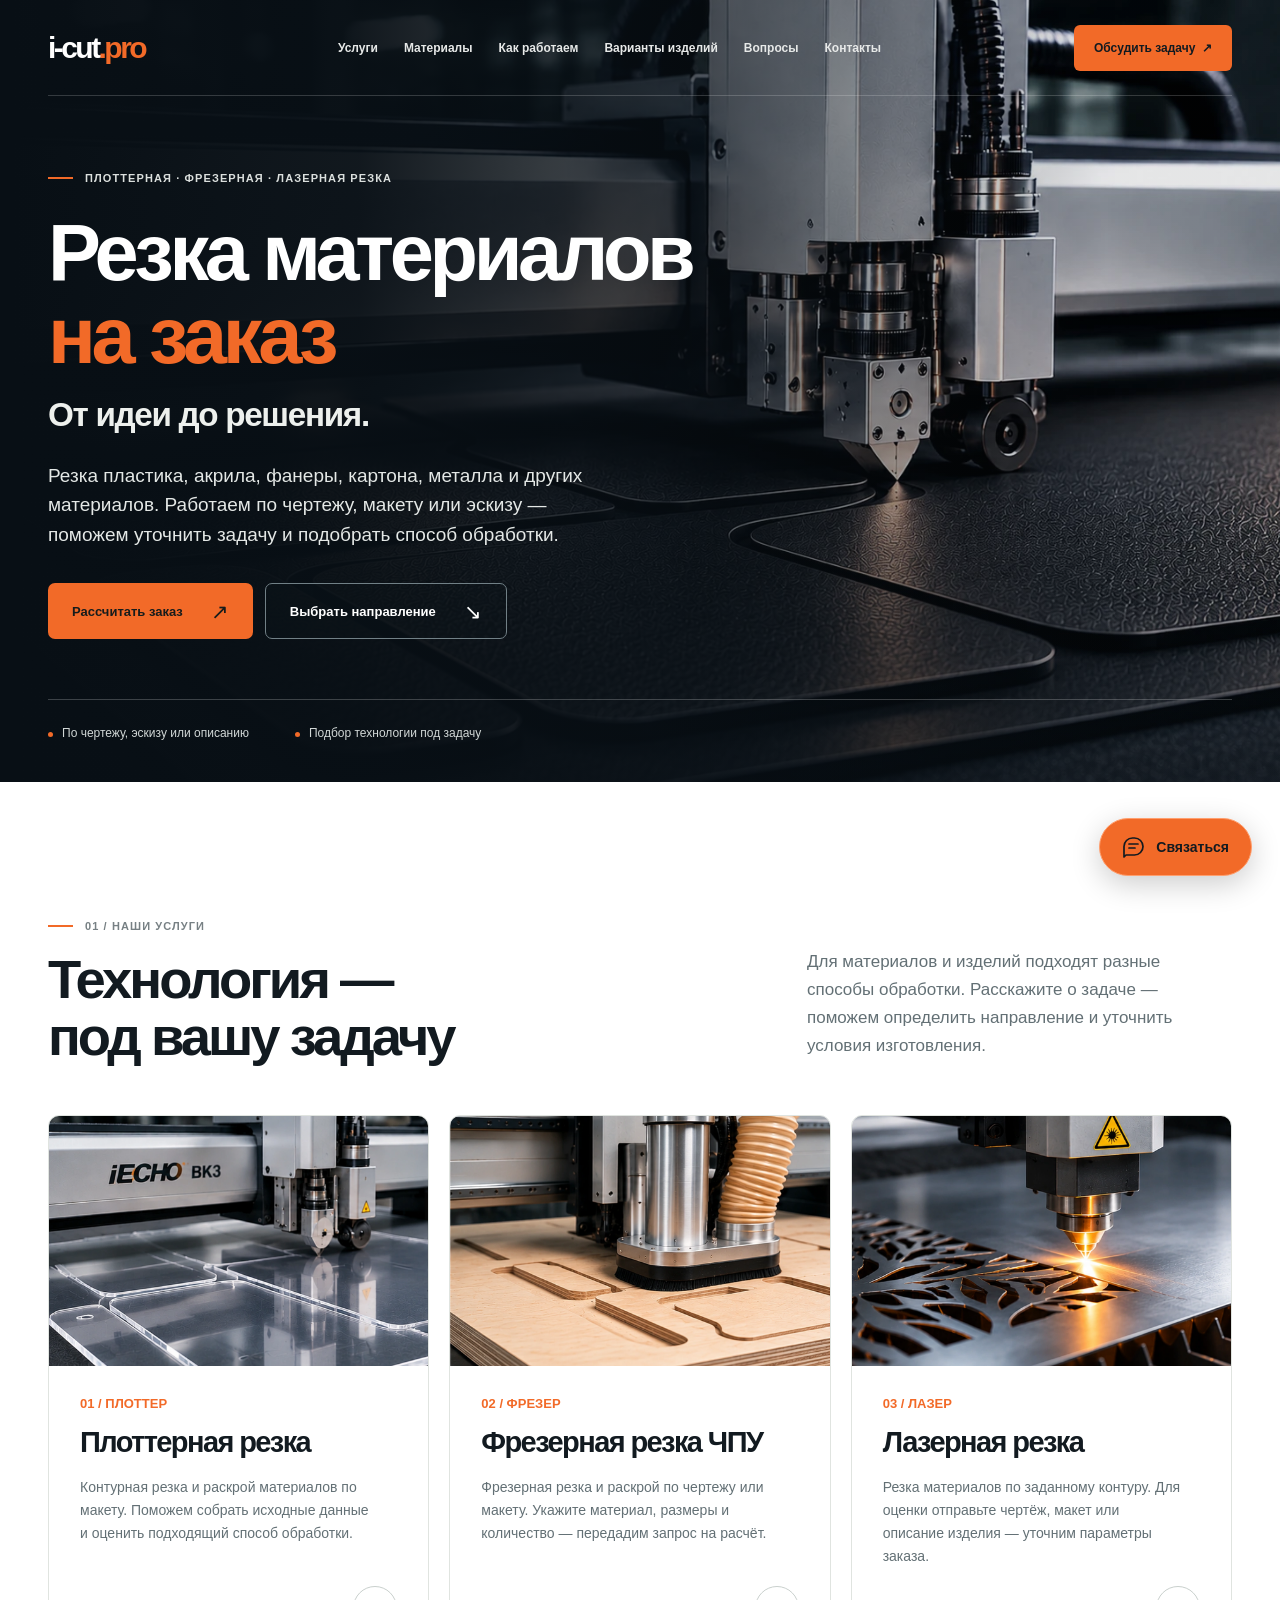
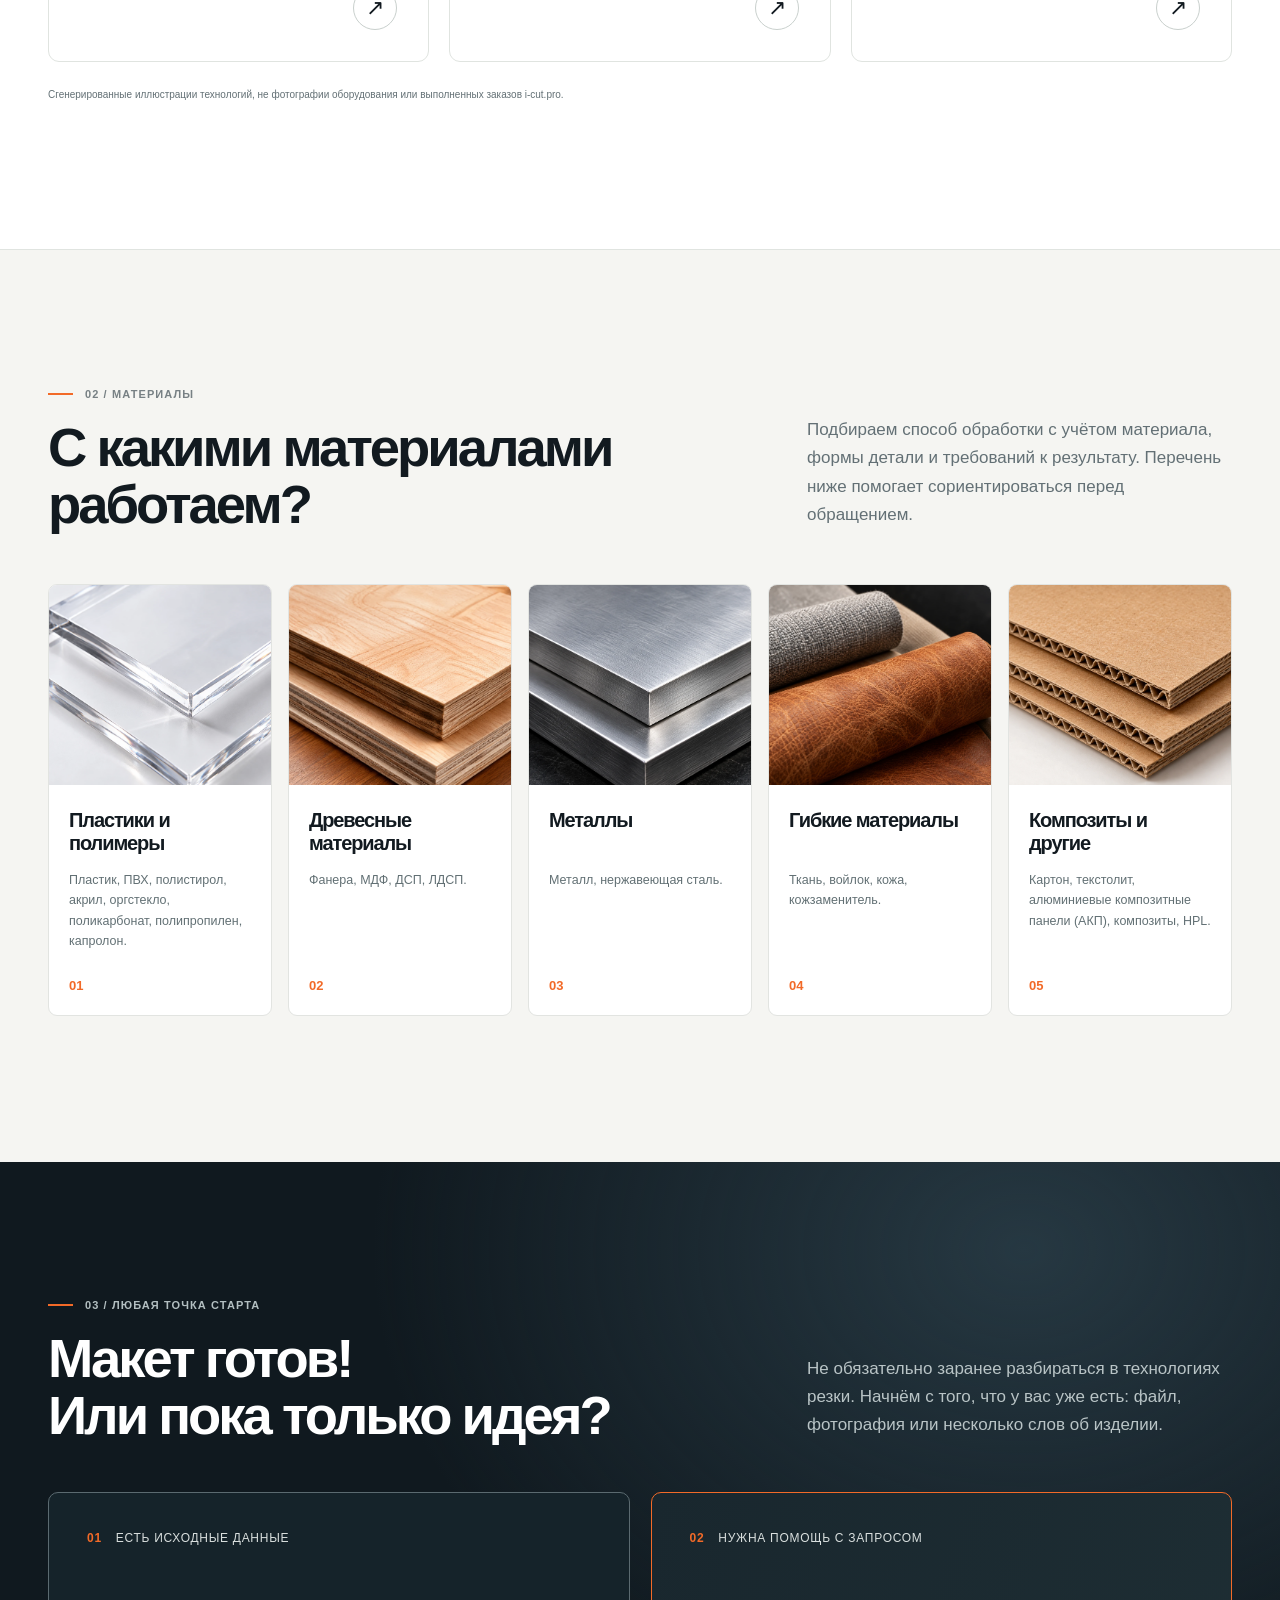
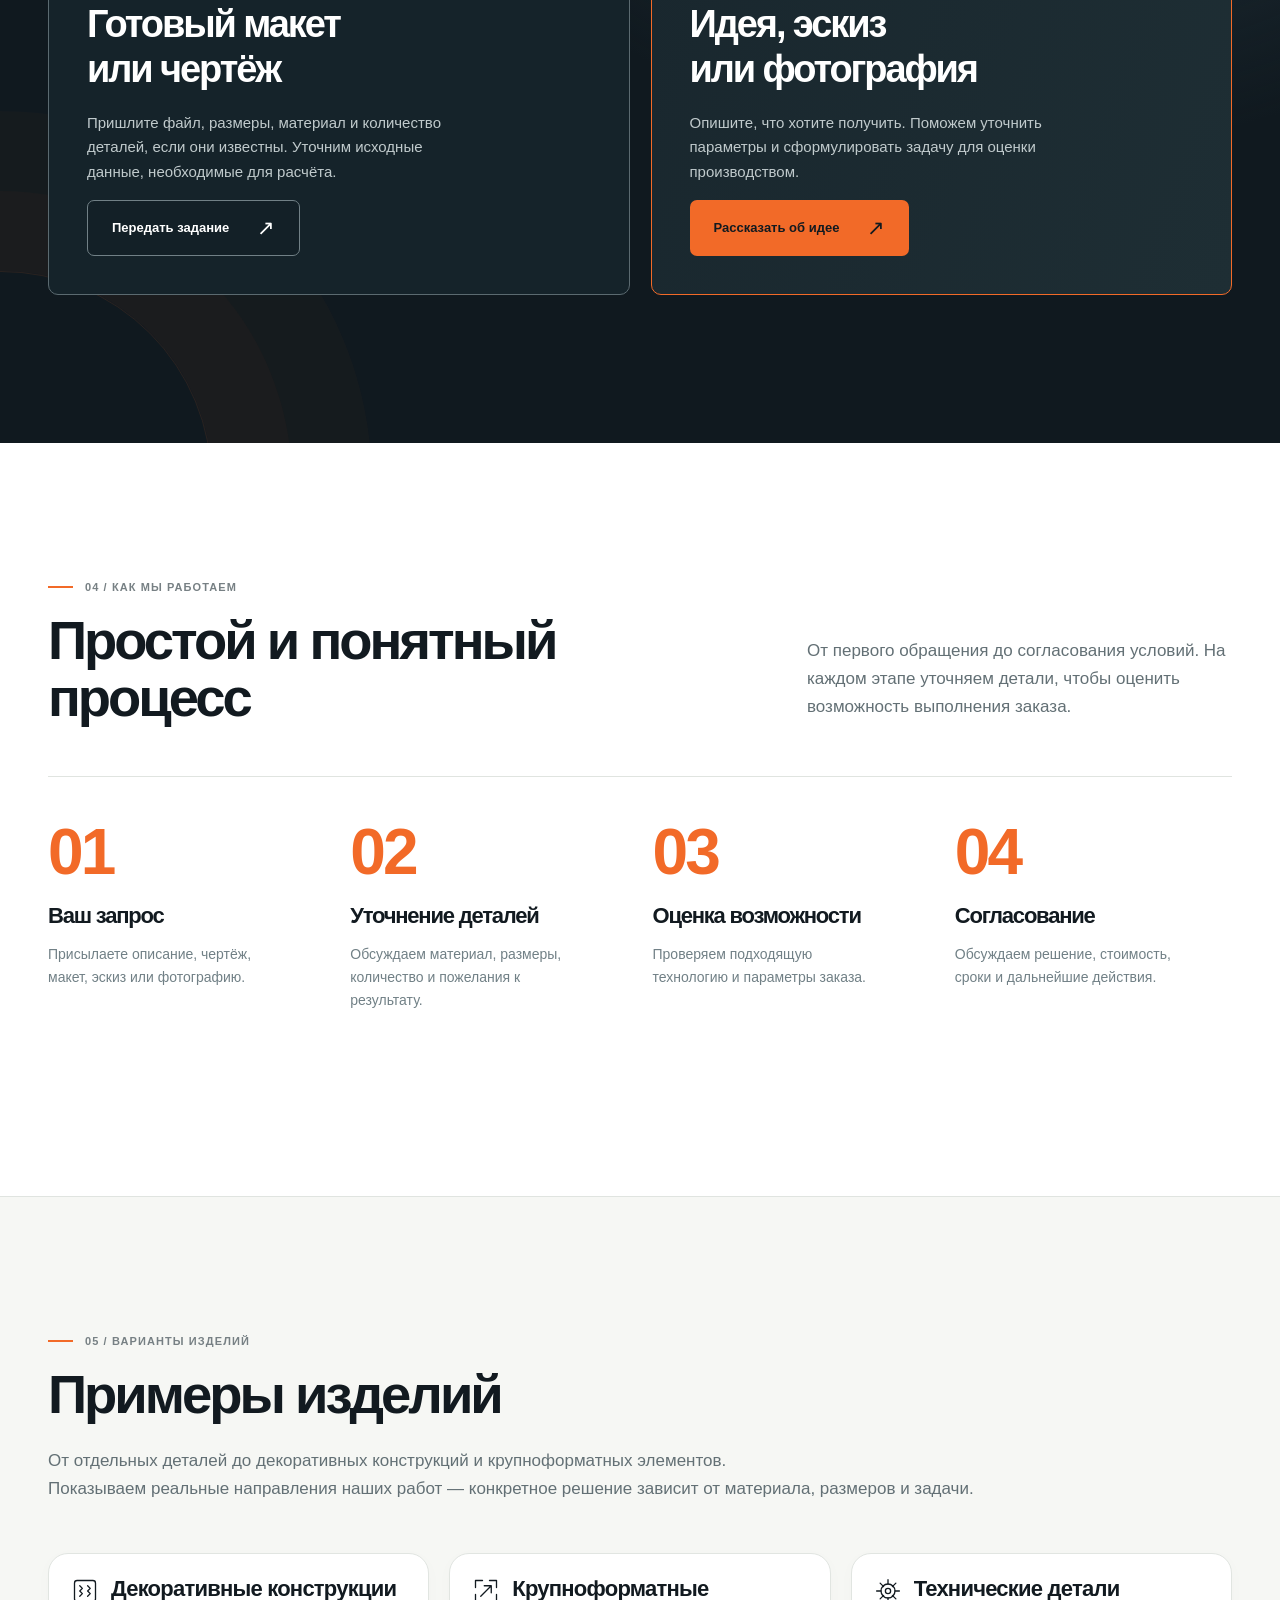
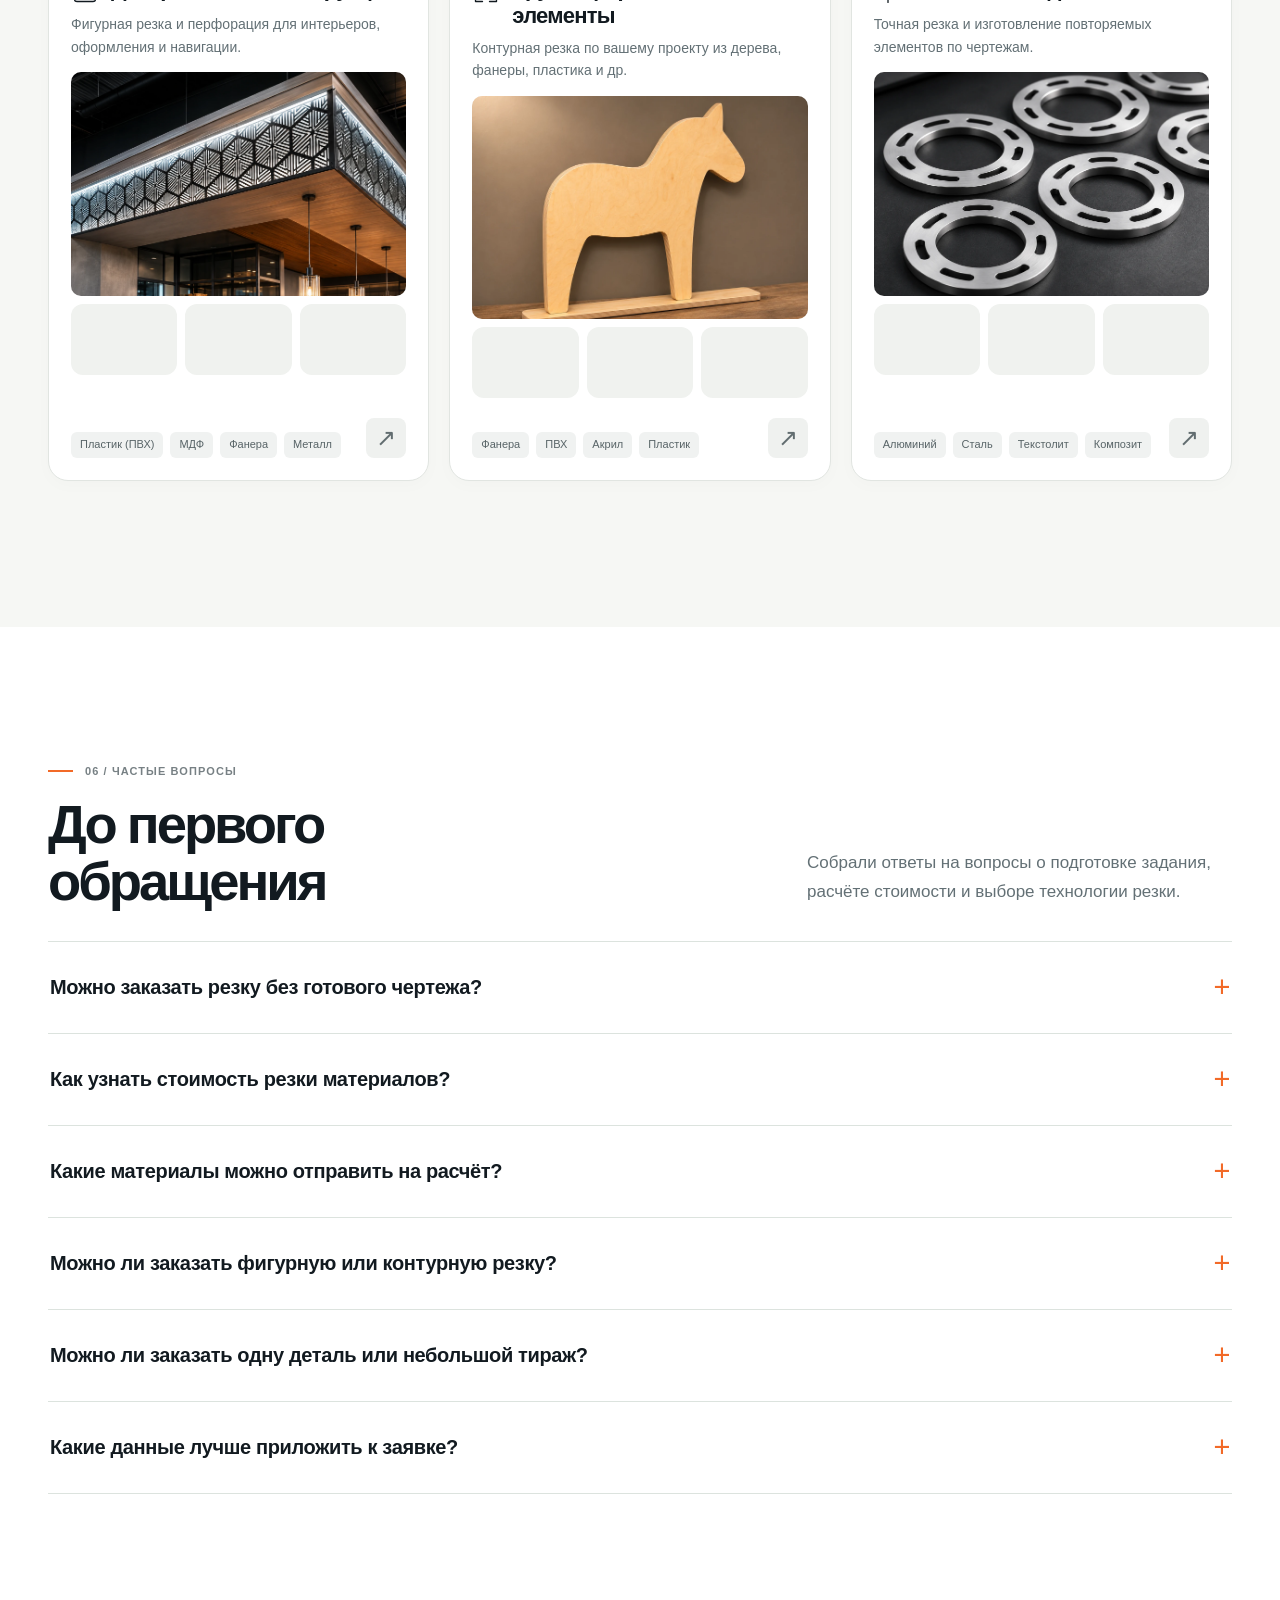
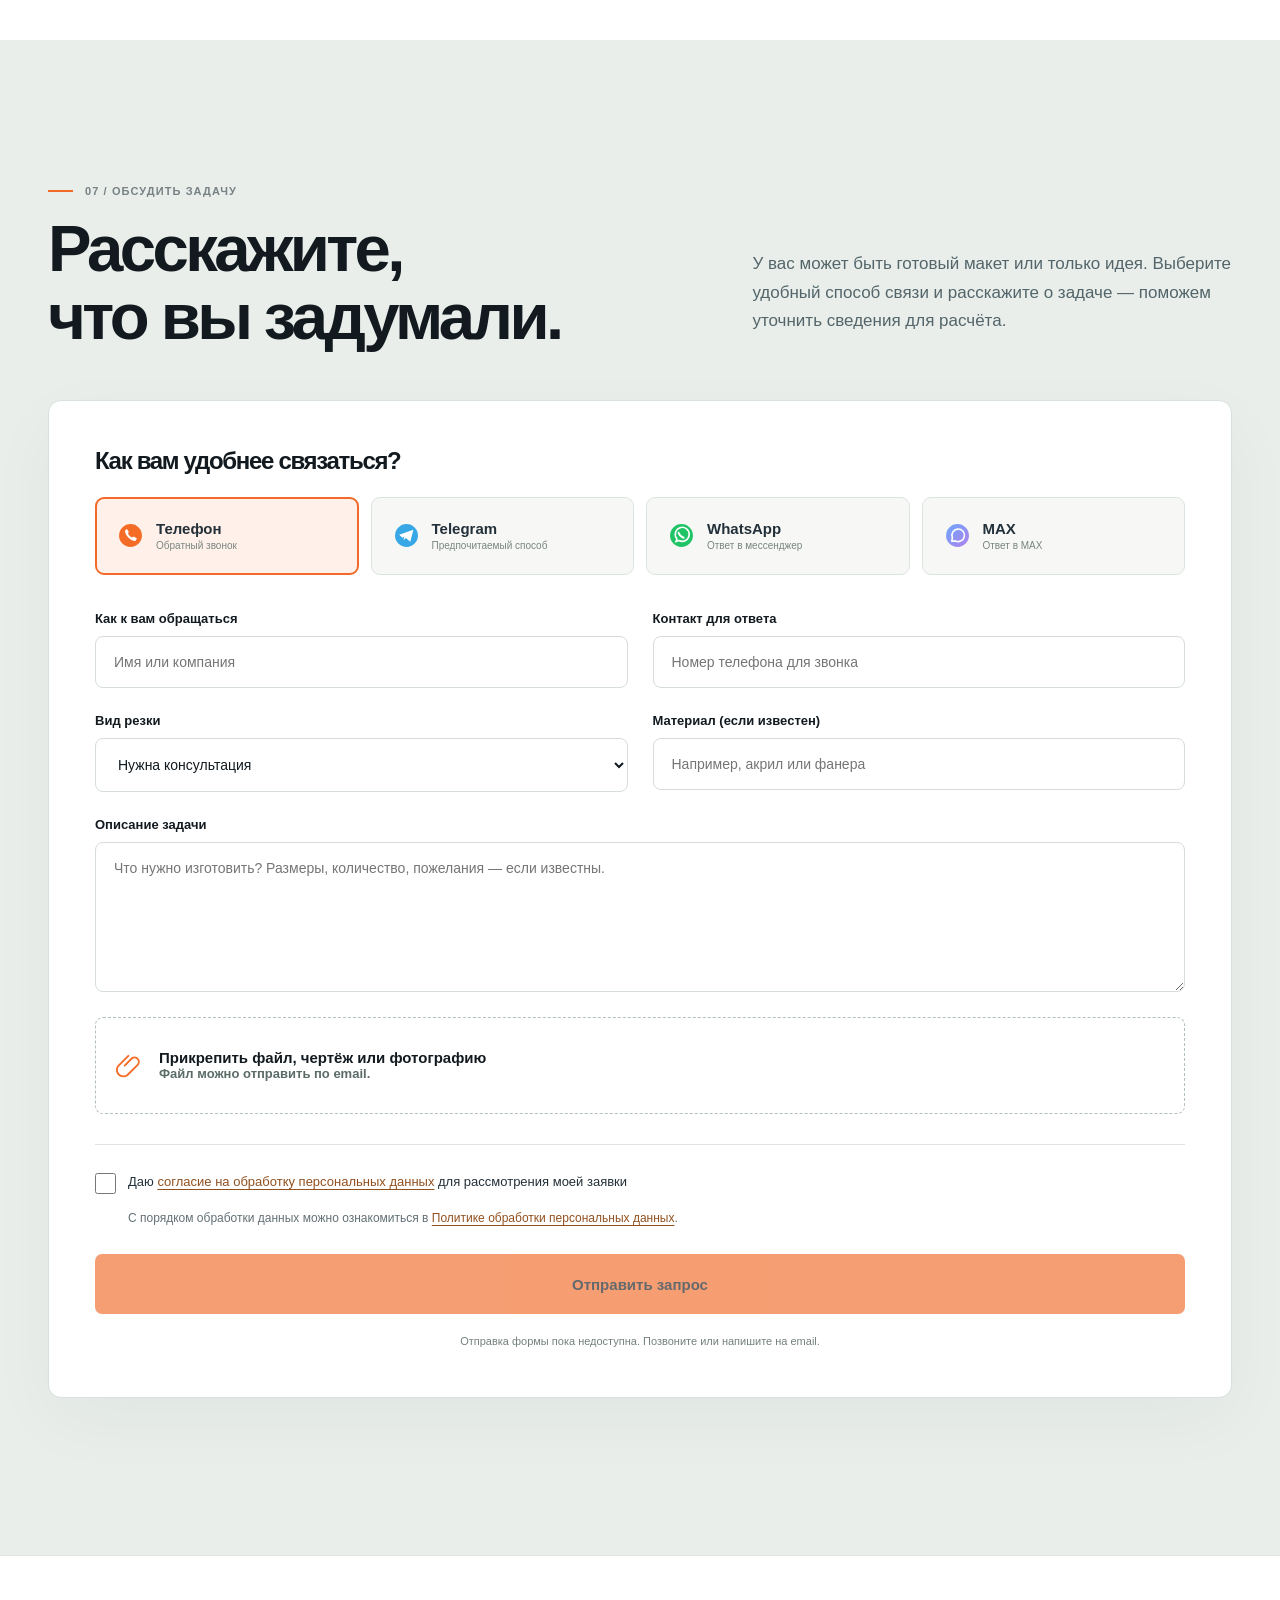
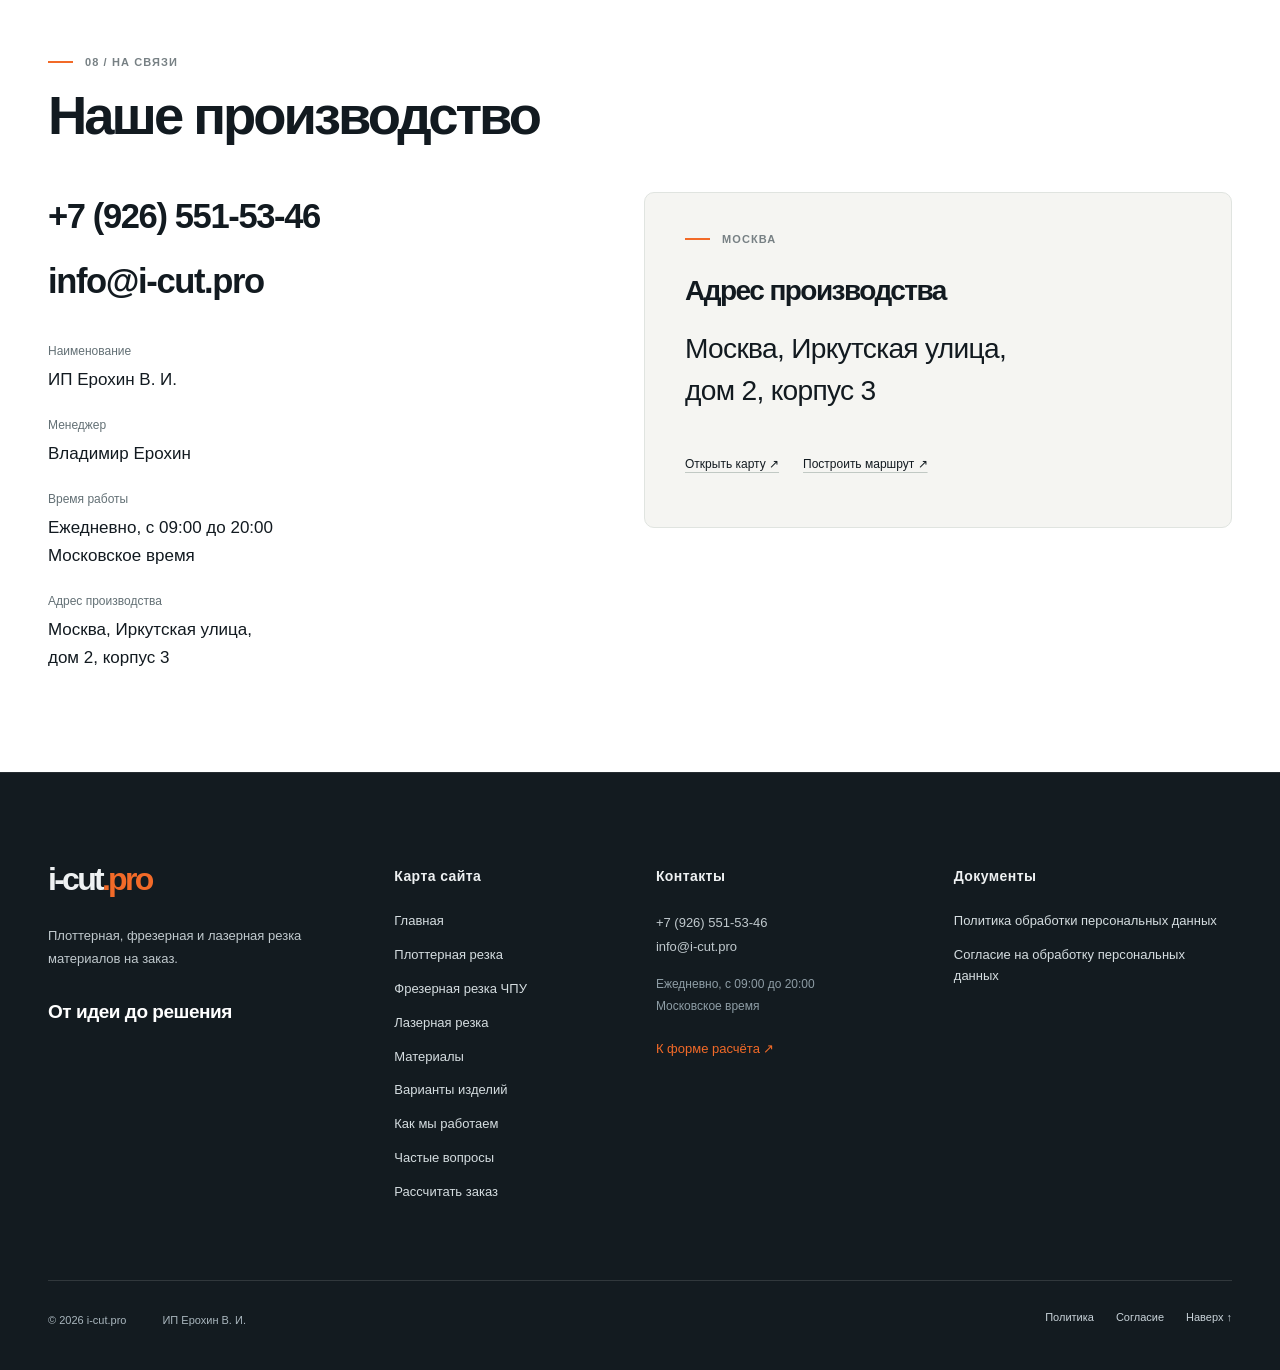
<file: index.html>
<!doctype html>
<html lang="ru">
<head>
  <meta charset="utf-8">
  <meta name="viewport" content="width=device-width, initial-scale=1">
  <link rel="preload" as="image" href="assets/hero-flatbed-leather.webp" fetchpriority="high">
  <meta name="robots" content="noindex, nofollow, noarchive">
  <meta name="theme-color" content="#11191e">
  <title>Резка материалов на заказ — лазерная, фрезерная, плоттерная | i-cut.pro</title>
  <meta name="description" content="Резка пластика, акрила, фанеры, картона, металла и других материалов на заказ. Лазерная, фрезерная и плоттерная резка по чертежу, макету или эскизу.">
  <link rel="stylesheet" href="v3.css?v=preview-20261104-1">
  <script src="v3.js?v=preview-20261104-1" defer></script>
  <link rel="icon" href="data:,">
  <link rel="stylesheet" href="legal.css?v=preview-20261104-1">
<link rel="stylesheet" href="site-chrome.css?v=preview-20261104-1">
  <script src="legal-ui.js?v=preview-20261104-1" defer></script>
<script src="analytics-config.js?v=preview-20261104-1" defer></script>
<script src="analytics.js?v=preview-20261104-1" defer></script>
<link rel="stylesheet" href="sticky-images.css?v=preview-20261104-1">
<link rel="stylesheet" href="visual-update.css?v=preview-20261104-1">
<link rel="stylesheet" href="portfolio-modal.css?v=preview-20261104-1">
<script src="portfolio-config.js?v=preview-20261104-1" defer></script>
<script src="portfolio-data.js?v=preview-20261104-1" defer></script>
<script src="portfolio-modal.js?v=preview-20261104-1" defer></script>
<script src="card-navigation.js?v=preview-20261104-1" defer></script>
<script src="sticky-header.js?v=preview-20261104-1" defer></script>
<link rel="stylesheet" href="home-v3-final.css?v=preview-20261104-1">
<link rel="stylesheet" href="product-examples.css?v=preview-20261104-1">
<script src="home-v3-final.js?v=preview-20261104-1" defer></script>
<script src="product-examples.js?v=preview-20261104-1" defer></script>
<script src="inquiry-config.js?v=preview-20261104-1" defer></script>
<script src="inquiry-form.js?v=preview-20261104-1" defer></script>
</head>
<body class="home-page">
<a class="skip-link" href="#main">К содержанию</a>
<main id="main">
<section class="hero" id="top">
  <div class="shell">
    <header class="header">
      <a class="logo" href="#top" aria-label="i-cut.pro">i-cut<span>.pro</span></a>
      <button class="menu-button" type="button" aria-expanded="false" aria-controls="site-nav" aria-label="Открыть меню">Меню ☰</button>
      <nav id="site-nav" class="nav-links" aria-label="Основная навигация"><a href="#services">Услуги</a><a href="#materials">Материалы</a><a href="#process">Как работаем</a><a href="#portfolio">Варианты изделий</a><a href="#faq">Вопросы</a><a href="#production">Контакты</a></nav>
      <a class="nav-cta" href="#contact">Обсудить задачу &nbsp;↗</a>
    </header>
    <div class="hero-body">
      <div class="eyebrow">Плоттерная · Фрезерная · Лазерная резка</div>
      <h1>Резка материалов<br><span>на заказ</span></h1>
      <p class="hero-slogan">От идеи до решения.</p>
      <p class="hero-lede">Резка пластика, акрила, фанеры, картона, металла и других материалов. Работаем по чертежу, макету или эскизу — поможем уточнить задачу и подобрать способ обработки.</p>
      <div class="hero-actions"><a class="btn btn-orange" href="#contact">Рассчитать заказ <span class="arrow">↗</span></a><a class="btn btn-outline-dark" href="#services">Выбрать направление <span class="arrow">↘</span></a></div>
    </div>
    <div class="hero-bottom"><div class="micro"><span><i></i>По чертежу, эскизу или описанию</span><span><i></i>Подбор технологии под задачу</span></div></div>
  </div>
</section>
<section class="section services" id="services">
  <div class="shell"><div class="section-top"><div><div class="eyebrow">01 / Наши услуги</div><h2>Технология —<br>под вашу задачу</h2></div><p>Для материалов и изделий подходят разные способы обработки. Расскажите о задаче — поможем определить направление и уточнить условия изготовления.</p></div>
    <div class="services-grid mobile-slider" id="services-grid-slider" data-slider-label="Карточки технологий">
      <article class="service-card"><div class="photo service-photo-slot" data-service-photo="plotter"><img src="assets/images/services/cards/plotter.webp" width="1200" height="900" alt="Сгенерированная иллюстрация: режущий узел над прозрачным акрилом" loading="lazy" decoding="async"></div><div class="service-body"><div class="num">01 / ПЛОТТЕР</div><h3>Плоттерная резка</h3><p>Контурная резка и раскрой материалов по макету. Поможем собрать исходные данные и оценить подходящий способ обработки.</p><a class="round-link" data-service-type="plotter" href="plotter-cutting.html?v=preview-20261104-1" aria-label="Обсудить плоттерную резку">↗</a></div></article>
      <article class="service-card"><div class="photo service-photo-slot" data-service-photo="milling"><img src="assets/images/services/cards/milling.webp" width="1200" height="900" alt="Сгенерированная иллюстрация: фрезерный станок с пылеотсасывающей щёткой на фанере" loading="lazy" decoding="async"></div><div class="service-body"><div class="num">02 / ФРЕЗЕР</div><h3>Фрезерная резка ЧПУ</h3><p>Фрезерная резка и раскрой по чертежу или макету. Укажите материал, размеры и количество — передадим запрос на расчёт.</p><a class="round-link" data-service-type="milling" href="cnc-milling.html?v=preview-20261104-1" aria-label="Обсудить фрезерную резку">↗</a></div></article>
      <article class="service-card"><div class="photo service-photo-slot" data-service-photo="laser"><img src="assets/images/services/cards/laser.webp" width="1200" height="900" alt="Сгенерированная иллюстрация: лазерная резка металла" loading="lazy" decoding="async"></div><div class="service-body"><div class="num">03 / ЛАЗЕР</div><h3>Лазерная резка</h3><p>Резка материалов по заданному контуру. Для оценки отправьте чертёж, макет или описание изделия — уточним параметры заказа.</p><a class="round-link" data-service-type="laser" href="laser-cutting.html?v=preview-20261104-1" aria-label="Обсудить лазерную резку">↗</a></div></article>
    </div>
    <div class="slider-controls" data-slider-controls="services-grid-slider">
      <p class="slider-help" id="services-grid-slider-help">Листайте карточки свайпом или стрелками клавиатуры.</p>
      <div class="slider-navigation"><button type="button" class="slider-prev" aria-label="Предыдущая карточка технологий" aria-controls="services-grid-slider" aria-disabled="true">←</button><span class="slider-position" aria-live="polite" aria-atomic="true">01 / 03</span><button type="button" class="slider-next" aria-label="Следующая карточка технологий" aria-controls="services-grid-slider">→</button></div>
    </div>
    <p class="service-photo-credit">Сгенерированные иллюстрации технологий, не фотографии оборудования или выполненных заказов i-cut.pro.</p>
  </div>
</section>
<section class="section materials line" id="materials">
  <div class="shell"><div class="section-top"><div><div class="eyebrow">02 / Материалы</div><h2>С какими материалами<br>работаем?</h2></div><p>Подбираем способ обработки с учётом материала, формы детали и требований к результату. Перечень ниже помогает сориентироваться перед обращением.</p></div>
    <div class="materials-grid mobile-slider" id="materials-grid-slider" data-slider-label="Карточки материалов">
      <article class="material-card"><div class="material-image"><img src="assets/images/material-categories/plastics.webp" alt="Иллюстрация листовых пластиков" loading="lazy"></div><div class="material-body"><h3>Пластики и полимеры</h3><p>Пластик, ПВХ, полистирол, акрил, оргстекло, поликарбонат, полипропилен, капролон.</p><span class="num">01</span></div></article>
      <article class="material-card"><div class="material-image"><img src="assets/images/material-categories/wood.webp" alt="Иллюстрация древесных плитных материалов" loading="lazy"></div><div class="material-body"><h3>Древесные материалы</h3><p>Фанера, МДФ, ДСП, ЛДСП.</p><span class="num">02</span></div></article>
      <article class="material-card"><div class="material-image"><img src="assets/images/material-categories/metals.webp" alt="Иллюстрация листового металла" loading="lazy"></div><div class="material-body"><h3>Металлы</h3><p>Металл, нержавеющая сталь.</p><span class="num">03</span></div></article>
      <article class="material-card"><div class="material-image"><img src="assets/images/material-categories/flexible-materials.webp" alt="Иллюстрация гибких материалов" loading="lazy"></div><div class="material-body"><h3>Гибкие материалы</h3><p>Ткань, войлок, кожа, кожзаменитель.</p><span class="num">04</span></div></article>
      <article class="material-card"><div class="material-image"><img src="assets/images/material-categories/corrugated-cardboard.webp" alt="Иллюстрация гофрокартона" loading="lazy"></div><div class="material-body"><h3>Композиты и другие</h3><p>Картон, текстолит, алюминиевые композитные панели (АКП), композиты, HPL.</p><span class="num">05</span></div></article>
    </div>
    <div class="slider-controls" data-slider-controls="materials-grid-slider">
      <p class="slider-help" id="materials-grid-slider-help">Листайте карточки свайпом или стрелками клавиатуры.</p>
      <div class="slider-navigation"><button type="button" class="slider-prev" aria-label="Предыдущая карточка материалов" aria-controls="materials-grid-slider" aria-disabled="true">←</button><span class="slider-position" aria-live="polite" aria-atomic="true">01 / 05</span><button type="button" class="slider-next" aria-label="Следующая карточка материалов" aria-controls="materials-grid-slider">→</button></div>
    </div>
  </div>
</section>
<section class="dark-cta" id="start">
  <div class="shell"><div class="section-top"><div><div class="eyebrow">03 / Любая точка старта</div><h2>Макет готов!<br>Или пока только идея?</h2></div><p>Не обязательно заранее разбираться в технологиях резки. Начнём с того, что у вас уже есть: файл, фотография или несколько слов об изделии.</p></div>
    <div class="routes">
      <article class="route"><div class="route-title"><b>01</b> Есть исходные данные</div><h3>Готовый макет<br>или чертёж</h3><p>Пришлите файл, размеры, материал и количество деталей, если они известны. Уточним исходные данные, необходимые для расчёта.</p><a class="btn btn-outline-dark" href="#contact" data-route="ready">Передать задание <span class="arrow">↗</span></a></article>
      <article class="route"><div class="route-title"><b>02</b> Нужна помощь с запросом</div><h3>Идея, эскиз<br>или фотография</h3><p>Опишите, что хотите получить. Поможем уточнить параметры и сформулировать задачу для оценки производством.</p><a class="btn" href="#contact" data-route="idea">Рассказать об идее <span class="arrow">↗</span></a></article>
    </div>
  </div>
</section>
<section class="section process" id="process">
  <div class="shell"><div class="section-top"><div><div class="eyebrow">04 / Как мы работаем</div><h2>Простой и понятный<br>процесс</h2></div><p>От первого обращения до согласования условий. На каждом этапе уточняем детали, чтобы оценить возможность выполнения заказа.</p></div>
    <div class="process-grid">
      <article class="step"><div class="index">01</div><h3>Ваш запрос</h3><p>Присылаете описание, чертёж, макет, эскиз или фотографию.</p></article>
      <article class="step"><div class="index">02</div><h3>Уточнение деталей</h3><p>Обсуждаем материал, размеры, количество и пожелания к результату.</p></article>
      <article class="step"><div class="index">03</div><h3>Оценка возможности</h3><p>Проверяем подходящую технологию и параметры заказа.</p></article>
      <article class="step"><div class="index">04</div><h3>Согласование</h3><p>Обсуждаем решение, стоимость, сроки и дальнейшие действия.</p></article>
    </div>
  </div>
</section>
<section class="section portfolio product-examples line" id="portfolio" aria-labelledby="product-examples-title">
  <div class="shell"><div class="section-top"><div><div class="eyebrow">05 / ВАРИАНТЫ ИЗДЕЛИЙ</div><h2 id="product-examples-title">Примеры изделий</h2></div><p>От отдельных деталей до декоративных конструкций и крупноформатных элементов.<br>Показываем реальные направления наших работ — конкретное решение зависит от материала, размеров и задачи.</p></div>
    <div class="product-grid mobile-slider" id="portfolio-grid-slider" data-slider-label="Примеры изделий">
      <article class="product-card"><div class="product-heading"><svg viewBox="0 0 32 32" aria-hidden="true" fill="none" stroke="currentColor" stroke-width="1.5" stroke-linecap="round" stroke-linejoin="round"><rect x="4" y="4" width="24" height="24" rx="3"/><path d="m10 10 3 3-3 3 3 3-3 3m9-12 3 3-3 3 3 3-3 3"/></svg><h3>Декоративные конструкции</h3></div><p class="product-description">Фигурная резка и перфорация для интерьеров, оформления и навигации.</p><div class="product-gallery" role="group" aria-label="Галерея: Декоративные конструкции"><img class="product-main" id="product-main-decor" src="assets/images/products/decor-main-1448.webp" width="1448" height="1086" alt="Иллюстрация: декоративная перфорированная конструкция с подсветкой" loading="lazy" decoding="async" style="object-position:50% 50%"><div class="product-thumbnails"><button class="product-thumbnail" type="button" aria-controls="product-main-decor" aria-label="Показать крупно: декоративная перфорированная панель"><img class="product-thumb" src="assets/images/products/decor-02-1448.webp" width="1448" height="1086" alt="Иллюстрация: декоративная перфорированная панель" loading="lazy" decoding="async"></button><button class="product-thumbnail" type="button" aria-controls="product-main-decor" aria-label="Показать крупно: навигационная табличка"><img class="product-thumb" src="assets/images/products/decor-03-1448.webp" width="1448" height="1086" alt="Иллюстрация: навигационная табличка" loading="lazy" decoding="async"></button><button class="product-thumbnail" type="button" aria-controls="product-main-decor" aria-label="Показать крупно: декоративный рельефный экран"><img class="product-thumb" src="assets/images/products/decor-04-1448.webp" width="1448" height="1086" alt="Иллюстрация: декоративный рельефный экран" loading="lazy" decoding="async"></button></div><span class="product-gallery-status" role="status" aria-live="polite" aria-atomic="true"></span></div><div class="product-bottom"><ul class="product-materials" aria-label="Материалы"><li>Пластик (ПВХ)</li><li>МДФ</li><li>Фанера</li><li>Металл</li></ul><button class="product-arrow" type="button" disabled aria-label="Декоративные конструкции — переход недоступен"><span aria-hidden="true">↗</span></button></div></article>
      <article class="product-card"><div class="product-heading"><svg viewBox="0 0 32 32" aria-hidden="true" fill="none" stroke="currentColor" stroke-width="1.5" stroke-linecap="round" stroke-linejoin="round"><path d="M4 12V4h8m8 0h8v8m0 8v8h-8m-8 0H4v-8M10 22 22 10m-8 0h8v8"/></svg><h3>Крупноформатные элементы</h3></div><p class="product-description">Контурная резка по вашему проекту из дерева, фанеры, пластика и др.</p><div class="product-gallery" role="group" aria-label="Галерея: Крупноформатные элементы"><img class="product-main" id="product-main-large" src="assets/images/products/large-main-1448.webp" width="1448" height="1086" alt="Иллюстрация: фигурная лошадь из фанеры" loading="lazy" decoding="async" style="object-position:50% 15%"><div class="product-thumbnails"><button class="product-thumbnail" type="button" aria-controls="product-main-large" aria-label="Показать крупно: объёмные буквы"><img class="product-thumb" src="assets/images/products/large-02-1448.webp" width="1448" height="1086" alt="Иллюстрация: объёмные буквы" loading="lazy" decoding="async"></button><button class="product-thumbnail" type="button" aria-controls="product-main-large" aria-label="Показать крупно: силуэт городского пейзажа"><img class="product-thumb" src="assets/images/products/large-03-1448.webp" width="1448" height="1086" alt="Иллюстрация: силуэт городского пейзажа" loading="lazy" decoding="async"></button><button class="product-thumbnail" type="button" aria-controls="product-main-large" aria-label="Показать крупно: крупный раскрой деталей"><img class="product-thumb" src="assets/images/products/large-04-1448.webp" width="1448" height="1086" alt="Иллюстрация: крупный раскрой деталей" loading="lazy" decoding="async"></button></div><span class="product-gallery-status" role="status" aria-live="polite" aria-atomic="true"></span></div><div class="product-bottom"><ul class="product-materials" aria-label="Материалы"><li>Фанера</li><li>ПВХ</li><li>Акрил</li><li>Пластик</li></ul><button class="product-arrow" type="button" disabled aria-label="Крупноформатные элементы — переход недоступен"><span aria-hidden="true">↗</span></button></div></article>
      <article class="product-card"><div class="product-heading"><svg viewBox="0 0 32 32" aria-hidden="true" fill="none" stroke="currentColor" stroke-width="1.5" stroke-linecap="round" stroke-linejoin="round"><circle cx="16" cy="16" r="8"/><circle cx="16" cy="16" r="3"/><path d="M16 3v5m0 16v5M3 16h5m16 0h5M7 7l4 4m10 10 4 4M7 25l4-4m10-10 4-4"/></svg><h3>Технические детали</h3></div><p class="product-description">Точная резка и изготовление повторяемых элементов по чертежам.</p><div class="product-gallery" role="group" aria-label="Галерея: Технические детали"><img class="product-main" id="product-main-technical" src="assets/images/products/technical-main-1448.webp" width="1448" height="1086" alt="Иллюстрация: металлические фланцы и кольца" loading="lazy" decoding="async" style="object-position:50% 50%"><div class="product-thumbnails"><button class="product-thumbnail" type="button" aria-controls="product-main-technical" aria-label="Показать крупно: металлическая пластина с отверстиями"><img class="product-thumb" src="assets/images/products/technical-02-1448.webp" width="1448" height="1086" alt="Иллюстрация: металлическая пластина с отверстиями" loading="lazy" decoding="async"></button><button class="product-thumbnail" type="button" aria-controls="product-main-technical" aria-label="Показать крупно: прокладки и уплотнения"><img class="product-thumb" src="assets/images/products/technical-03-1448.webp" width="1448" height="1086" alt="Иллюстрация: прокладки и уплотнения" loading="lazy" decoding="async"></button><button class="product-thumbnail" type="button" aria-controls="product-main-technical" aria-label="Показать крупно: техническая зубчатая деталь"><img class="product-thumb" src="assets/images/products/technical-04-1448.webp" width="1448" height="1086" alt="Иллюстрация: техническая зубчатая деталь" loading="lazy" decoding="async"></button></div><span class="product-gallery-status" role="status" aria-live="polite" aria-atomic="true"></span></div><div class="product-bottom"><ul class="product-materials" aria-label="Материалы"><li>Алюминий</li><li>Сталь</li><li>Текстолит</li><li>Композит</li></ul><button class="product-arrow" type="button" disabled aria-label="Технические детали — переход недоступен"><span aria-hidden="true">↗</span></button></div></article>
    </div>
    <div class="slider-controls" data-slider-controls="portfolio-grid-slider">
      <p class="slider-help" id="portfolio-grid-slider-help">Листайте карточки свайпом или стрелками клавиатуры.</p>
      <div class="slider-navigation"><button type="button" class="slider-prev" aria-label="Предыдущая карточка изделий" aria-controls="portfolio-grid-slider" aria-disabled="true">←</button><span class="slider-position" aria-live="polite" aria-atomic="true">01 / 03</span><button type="button" class="slider-next" aria-label="Следующая карточка изделий" aria-controls="portfolio-grid-slider">→</button></div>
    </div>
  </div>
</section>
<section class="section faq" id="faq">
  <div class="shell"><div class="section-top"><div><div class="eyebrow">06 / Частые вопросы</div><h2>До первого<br>обращения</h2></div><p>Собрали ответы на вопросы о подготовке задания, расчёте стоимости и выборе технологии резки.</p></div>
    <div class="faq-list">
      <details><summary>Можно заказать резку без готового чертежа?</summary><p>Да, начать обсуждение можно с эскиза, фотографии или описания идеи. Поможем уточнить исходные данные для оценки. Разработка полноценного чертежа, если она потребуется, обсуждается отдельно.</p></details>
      <details><summary>Как узнать стоимость резки материалов?</summary><p>Пришлите описание изделия, материал, размеры и количество, если они известны. Можно приложить готовый макет или чертёж. Стоимость определяют после уточнения параметров заказа.</p></details>
      <details><summary>Какие материалы можно отправить на расчёт?</summary><p>Рассматриваем запросы по пластикам, древесным и плитным материалам, металлам, гибким материалам, картону и композитам. Возможность обработки конкретного материала зависит от его состава, параметров и выбранной технологии.</p></details>
      <details><summary>Можно ли заказать фигурную или контурную резку?</summary><p>Да, такие запросы можно направить на оценку. Подходящий способ фигурной, криволинейной или контурной резки и раскроя определяется по материалу, форме изделия и параметрам заказа.</p></details>
      <details><summary>Можно ли заказать одну деталь или небольшой тираж?</summary><p>Присылайте параметры заказа. Возможность выполнения и минимальные условия зависят от технологии и особенностей изделия и уточняются индивидуально.</p></details>
      <details><summary>Какие данные лучше приложить к заявке?</summary><p>Описание результата, примерные размеры и количество, материал, если выбран, а также чертёж, файл, эскиз или фотографию при наличии. Если каких-то данных нет, это не мешает начать обсуждение.</p></details>
    </div>
  </div>
</section>
<section class="contact" id="contact">
  <div class="shell">
    <div class="contact-head"><div><div class="eyebrow">07 / Обсудить задачу</div><h2>Расскажите,<br>что вы задумали.</h2></div><p>У вас может быть готовый макет или только идея. Выберите удобный способ связи и расскажите о задаче — поможем уточнить сведения для расчёта.</p></div>
    <form method="dialog" class="contact-form" aria-label="Форма запроса расчёта" aria-describedby="demo-status">
      <div class="form-top"><h3>Как вам удобнее связаться?</h3></div>
      <input type="hidden" name="preferred_method" value="Звонок">
      <input type="hidden" name="starting_point" value="">
      <p class="route-selection" role="status" hidden></p>
      <div class="contact-methods" role="group" aria-label="Предпочитаемый канал для ответа">
        <button class="contact-choice" type="button" aria-pressed="true" data-method="Звонок"><svg viewBox="0 0 24 24" aria-hidden="true"><circle cx="12" cy="12" r="11" fill="#f46c26"/><path d="M8.5 5.8 6.7 7.2c-.2 4.6 5.5 10.3 10 10l1.5-2.3-3.1-2-1.6 1c-1.9-.8-3.2-2.1-4-4l1-1.3z" fill="#fff"/></svg><span>Телефон<span class="choice-note">Обратный звонок</span></span></button>
        <button class="contact-choice" type="button" aria-pressed="false" data-method="Telegram"><svg viewBox="0 0 24 24" aria-hidden="true"><circle cx="12" cy="12" r="11" fill="#37A8E5"/><path d="M5 11.3 18.6 6.5 15.6 18l-4.1-3.6-2.3 2 .6-4 7.2-4.3-9 6Z" fill="#fff"/></svg><span>Telegram<span class="choice-note">Предпочитаемый способ</span></span></button>
        <button class="contact-choice" type="button" aria-pressed="false" data-method="WhatsApp"><svg viewBox="0 0 24 24" aria-hidden="true"><circle cx="12" cy="12" r="11" fill="#20C466"/><path d="M6.8 17.8l.8-2.6a6.7 6.7 0 1 1 2 1.6z" fill="none" stroke="#fff" stroke-width="1.5"/><path d="M9.2 9.4c.8 2.3 2.4 3.9 4.8 4.7" fill="none" stroke="#fff" stroke-width="1.9" stroke-linecap="round"/></svg><span>WhatsApp<span class="choice-note">Ответ в мессенджер</span></span></button>
        <button class="contact-choice max-choice" type="button" aria-pressed="false" data-method="MAX"><svg viewBox="0 0 24 24" aria-hidden="true"><defs><linearGradient id="max-gradient" x1="0" y1="0" x2="1" y2="1"><stop stop-color="#237cff"/><stop offset="1" stop-color="#8a42e8"/></linearGradient></defs><circle cx="12" cy="12" r="11" fill="url(#max-gradient)"/><path d="M6.5 17.5 7.1 14a6 6 0 1 1 3 3.2Z" fill="none" stroke="#fff" stroke-width="1.6" stroke-linejoin="round"/></svg><span>MAX<span class="choice-note" id="max-channel-status">Ответ в MAX</span></span></button>
      </div>
      <div class="fields">
        <label>Как к вам обращаться<input type="text" name="name" autocomplete="name" placeholder="Имя или компания"></label>
        <label>Контакт для ответа<input type="text" name="contact" autocomplete="off" placeholder="Номер телефона для звонка"></label>
        <label>Вид резки<select name="type"><option value="unsure">Нужна консультация</option><option value="plotter">Плоттерная резка</option><option value="milling">Фрезерная резка</option><option value="laser">Лазерная резка</option><option value="shape">Фигурная / контурная резка</option><option value="other">Другая задача по раскрою</option></select></label>
        <label>Материал (если известен)<input type="text" name="material" placeholder="Например, акрил или фанера"></label>
        <label class="full">Описание задачи<textarea name="task" placeholder="Что нужно изготовить? Размеры, количество, пожелания — если известны."></textarea></label>
        <label class="attachment full" aria-disabled="true"><svg viewBox="0 0 24 24" aria-hidden="true"><path d="M8 12.5 14.5 6a4 4 0 0 1 5.5 5.8l-9.4 9.4a6 6 0 0 1-8.4-8.5l9.2-9.2" fill="none" stroke="#f46c26" stroke-width="1.7" stroke-linecap="round"/></svg><span><strong>Прикрепить файл, чертёж или фотографию</strong><br>Файл можно отправить по email.</span><input type="file" name="file" disabled aria-describedby="demo-status"></label>
      </div>
      <div class="consent-block">
        <div class="consent-row"><input id="personal-data-agreement" type="checkbox" name="personal_data_consent" value="accepted" required ><label for="personal-data-agreement">Даю <a href="personal-data-consent.html?v=preview-20261104-1" target="_blank" rel="noopener">согласие на обработку персональных данных</a> для рассмотрения моей заявки</label></div>
        <p class="consent-policy">С порядком обработки данных можно ознакомиться в <a href="privacy.html?v=preview-20261104-1" target="_blank" rel="noopener">Политике обработки персональных данных</a>.</p>
      </div>
      <button class="form-submit" type="submit" disabled aria-describedby="demo-status">Отправить запрос</button>
      <p class="form-note" id="demo-status">Отправка формы пока недоступна. Позвоните или напишите на email.</p>
      </form>
  </div>
</section>
<section class="section production-contacts line" id="production" aria-labelledby="production-title"><div class="shell">
<div class="section-top"><div><div class="eyebrow">08 / НА СВЯЗИ</div><h2 id="production-title">Наше производство</h2></div></div>
<div class="production-grid"><div class="production-details"><div class="production-direct"><a href="tel:+79265515346">+7 (926) 551-53-46</a><a href="mailto:info@i-cut.pro">info@i-cut.pro</a></div><dl><div><dt>Наименование</dt><dd>ИП Ерохин В. И.</dd></div><div><dt>Менеджер</dt><dd>Владимир Ерохин</dd></div><div><dt>Время работы</dt><dd>Ежедневно, с 09:00 до 20:00<br>Московское время</dd></div><div><dt>Адрес производства</dt><dd><address>Москва, Иркутская улица,<br>дом 2, корпус 3</address></dd></div></dl></div>
<div class="production-address-card"><div class="eyebrow">Москва</div><h3>Адрес производства</h3><address>Москва, Иркутская улица,<br>дом 2, корпус 3</address><div class="production-map-links"><a href="https://yandex.ru/maps/213/moscow/house/irkutskaya_ulitsa_2k3/Z04YcQ9oS0UAQFtvfXRwdH5mYg==/" target="_blank" rel="noopener noreferrer">Открыть карту ↗</a><a href="https://yandex.ru/maps/?rtext=~55.815256%2C37.788207&amp;rtt=auto" target="_blank" rel="noopener noreferrer">Построить маршрут ↗</a></div></div></div></div></section>
</main>
<footer class="site-footer"><div class="shell"><div class="footer-grid">
<section class="footer-company" aria-label="Компания"><a class="logo" href="index.html?v=preview-20261104-1#top" aria-label="i-cut.pro — главная">i-cut<span>.pro</span></a><p>Плоттерная, фрезерная и лазерная резка материалов на заказ.</p><p class="footer-slogan">От идеи до решения</p></section>
<nav class="footer-nav" aria-label="Карта сайта"><h2>Карта сайта</h2><a href="index.html?v=preview-20261104-1#top">Главная</a><a href="plotter-cutting.html?v=preview-20261104-1">Плоттерная резка</a><a href="cnc-milling.html?v=preview-20261104-1">Фрезерная резка ЧПУ</a><a href="laser-cutting.html?v=preview-20261104-1">Лазерная резка</a><a href="index.html?v=preview-20261104-1#materials">Материалы</a><a href="index.html?v=preview-20261104-1#portfolio">Варианты изделий</a><a href="index.html?v=preview-20261104-1#process">Как мы работаем</a><a href="index.html?v=preview-20261104-1#faq">Частые вопросы</a><a href="#contact">Рассчитать заказ</a></nav>
<section class="footer-contacts" aria-labelledby="footer-contacts-title"><h2 id="footer-contacts-title">Контакты</h2><p><a href="tel:+79265515346">+7 (926) 551-53-46</a><br><a href="mailto:info@i-cut.pro">info@i-cut.pro</a></p><p class="footer-muted">Ежедневно, с 09:00 до 20:00<br>Московское время</p><a class="footer-inquiry" href="#contact">К форме расчёта ↗</a></section>
<nav class="footer-documents" aria-label="Документы"><h2>Документы</h2><a href="privacy.html?v=preview-20261104-1">Политика обработки персональных данных</a><a href="personal-data-consent.html?v=preview-20261104-1">Согласие на обработку персональных данных</a></nav>
</div><div class="footer-bottom"><p>© 2026 i-cut.pro</p><p>ИП Ерохин В. И.</p><div><a href="privacy.html?v=preview-20261104-1">Политика</a><a href="personal-data-consent.html?v=preview-20261104-1">Согласие</a><a href="#top">Наверх ↑</a></div></div></div></footer>

<aside class="quick-contact" aria-label="Быстрая связь">
  <section class="quick-panel" id="quick-panel" aria-labelledby="quick-title" hidden>
    <div class="quick-heading"><h2 id="quick-title">Обсудим вашу задачу</h2><button class="quick-close" type="button" aria-label="Закрыть меню связи">×</button></div>
    <p>Позвоните или напишите нам.</p>
    <div class="quick-options">
      <a href="https://t.me/+79265515346" target="_blank" rel="noopener noreferrer"><span class="quick-dot telegram" aria-hidden="true"><svg viewBox="0 0 24 24"><circle cx="12" cy="12" r="11" fill="#37A8E5"/><path d="M5 11.3 18.6 6.5 15.6 18l-4.1-3.6-2.3 2 .6-4 7.2-4.3-9 6Z" fill="#fff"/></svg></span><span>Telegram<small>Открыть Telegram</small></span><span aria-hidden="true">↗</span></a>
      <a href="https://wa.me/79265515346" target="_blank" rel="noopener noreferrer"><span class="quick-dot whatsapp" aria-hidden="true"><svg viewBox="0 0 24 24"><circle cx="12" cy="12" r="11" fill="#20C466"/><path d="M6.8 17.8l.8-2.6a6.7 6.7 0 1 1 2 1.6z" fill="none" stroke="#fff" stroke-width="1.5"/><path d="M9.2 9.4c.8 2.3 2.4 3.9 4.8 4.7" fill="none" stroke="#fff" stroke-width="1.9" stroke-linecap="round"/></svg></span><span>WhatsApp<small>Открыть WhatsApp</small></span><span aria-hidden="true">↗</span></a>
      <button class="quick-unavailable" type="button" disabled aria-label="MAX — ссылка пока не указана"><span class="quick-dot max" aria-hidden="true"><svg viewBox="0 0 24 24"><defs><linearGradient id="max-quick-gradient" x1="0" y1="0" x2="1" y2="1"><stop stop-color="#237cff"/><stop offset="1" stop-color="#8a42e8"/></linearGradient></defs><circle cx="12" cy="12" r="11" fill="url(#max-quick-gradient)"/><path d="M6.5 17.5 7.1 14a6 6 0 1 1 3 3.2Z" fill="none" stroke="#fff" stroke-width="1.6" stroke-linejoin="round"/></svg></span><span>MAX<small>Ссылка пока не указана</small></span></button>
      <a href="tel:+79265515346"><span class="quick-dot phone" aria-hidden="true">☎</span><span>Позвонить<small>+7 (926) 551-53-46</small></span><span aria-hidden="true">↗</span></a>
      <a href="mailto:info@i-cut.pro"><span class="quick-dot email" aria-hidden="true">@</span><span>Написать на email<small>info@i-cut.pro</small></span><span aria-hidden="true">↗</span></a>
    </div>
  </section>
  <button class="quick-toggle" type="button" aria-expanded="false" aria-controls="quick-panel" aria-label="Открыть меню связи"><svg viewBox="0 0 24 24" width="24" height="24" fill="none" stroke="currentColor" stroke-width="1.7" stroke-linecap="round" stroke-linejoin="round" aria-hidden="true"><path d="M21 11.5a8.5 8.5 0 0 1-8.5 8.5H4l-2 2V11.5A8.5 8.5 0 0 1 10.5 3h2A8.5 8.5 0 0 1 21 11.5Z"/><path d="M7 9h9M7 13h6"/></svg><span>Связаться</span></button>
</aside>
</body></html>
</file>
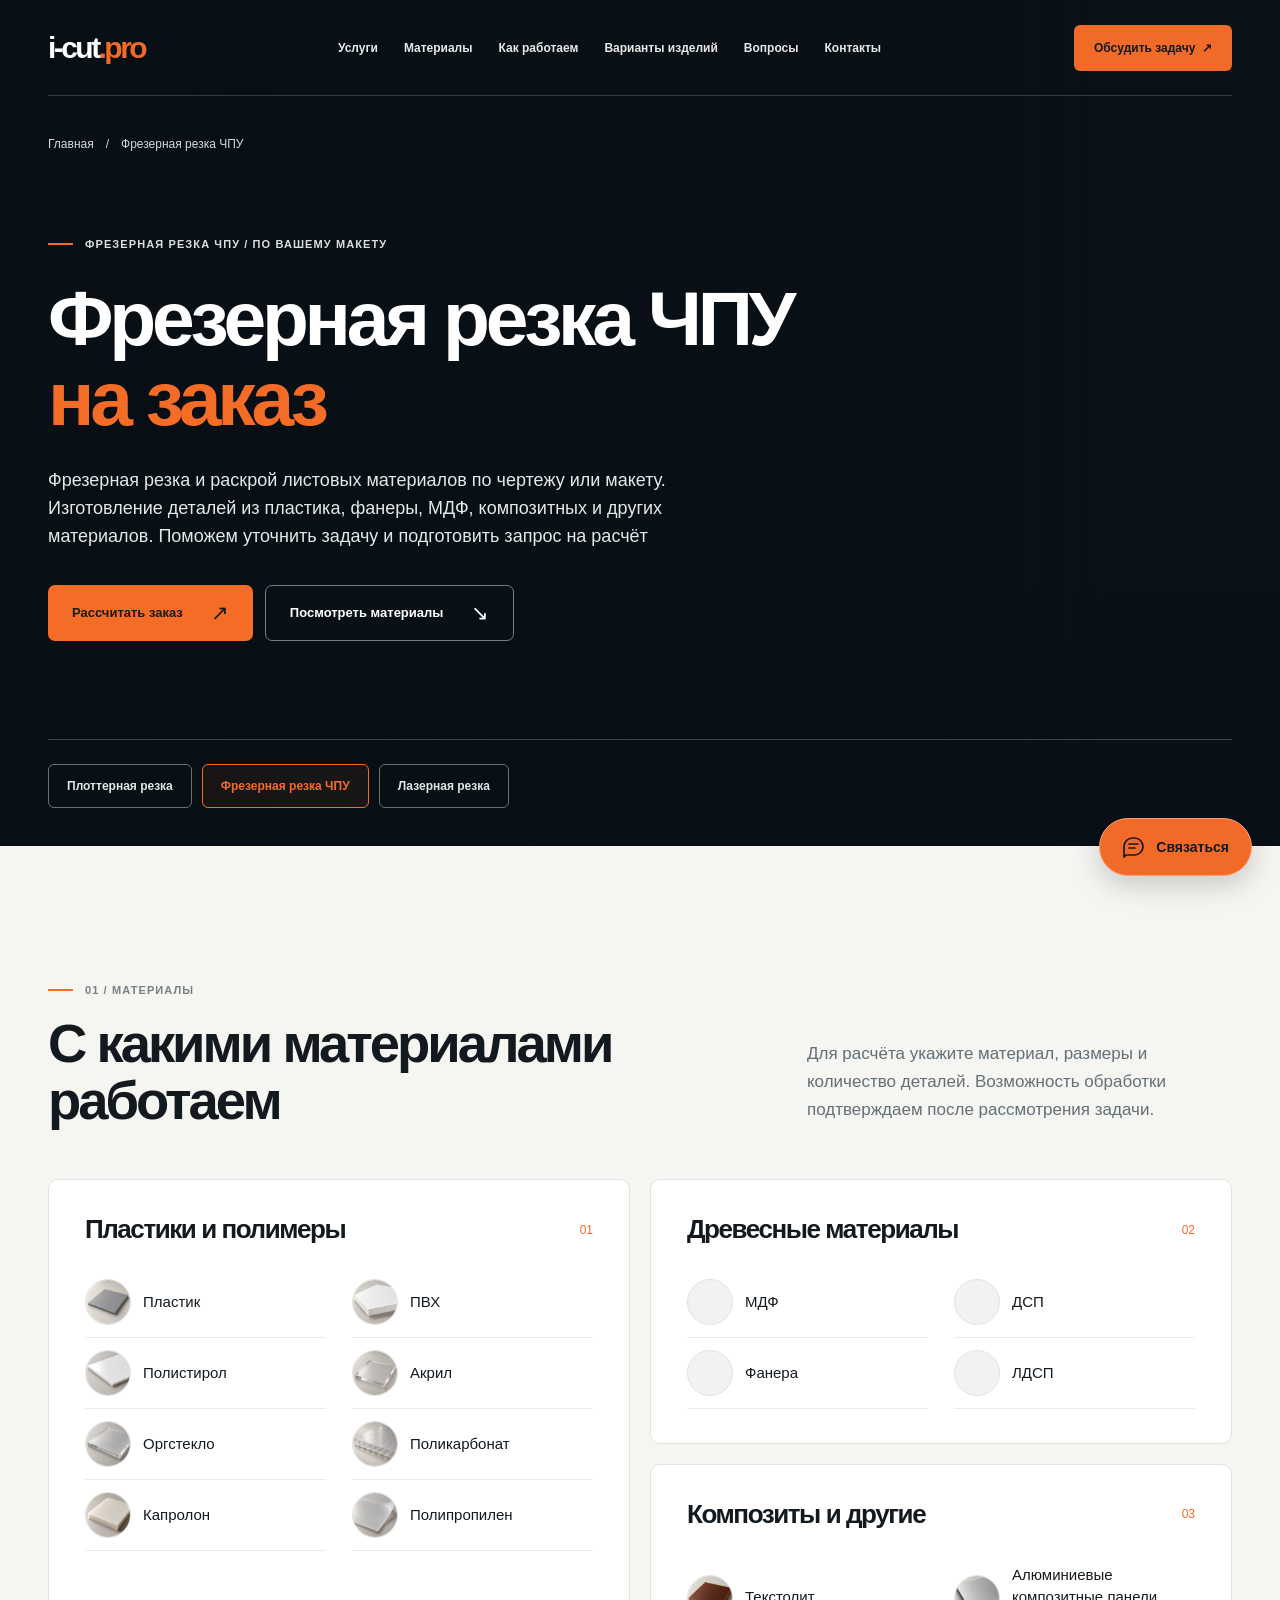
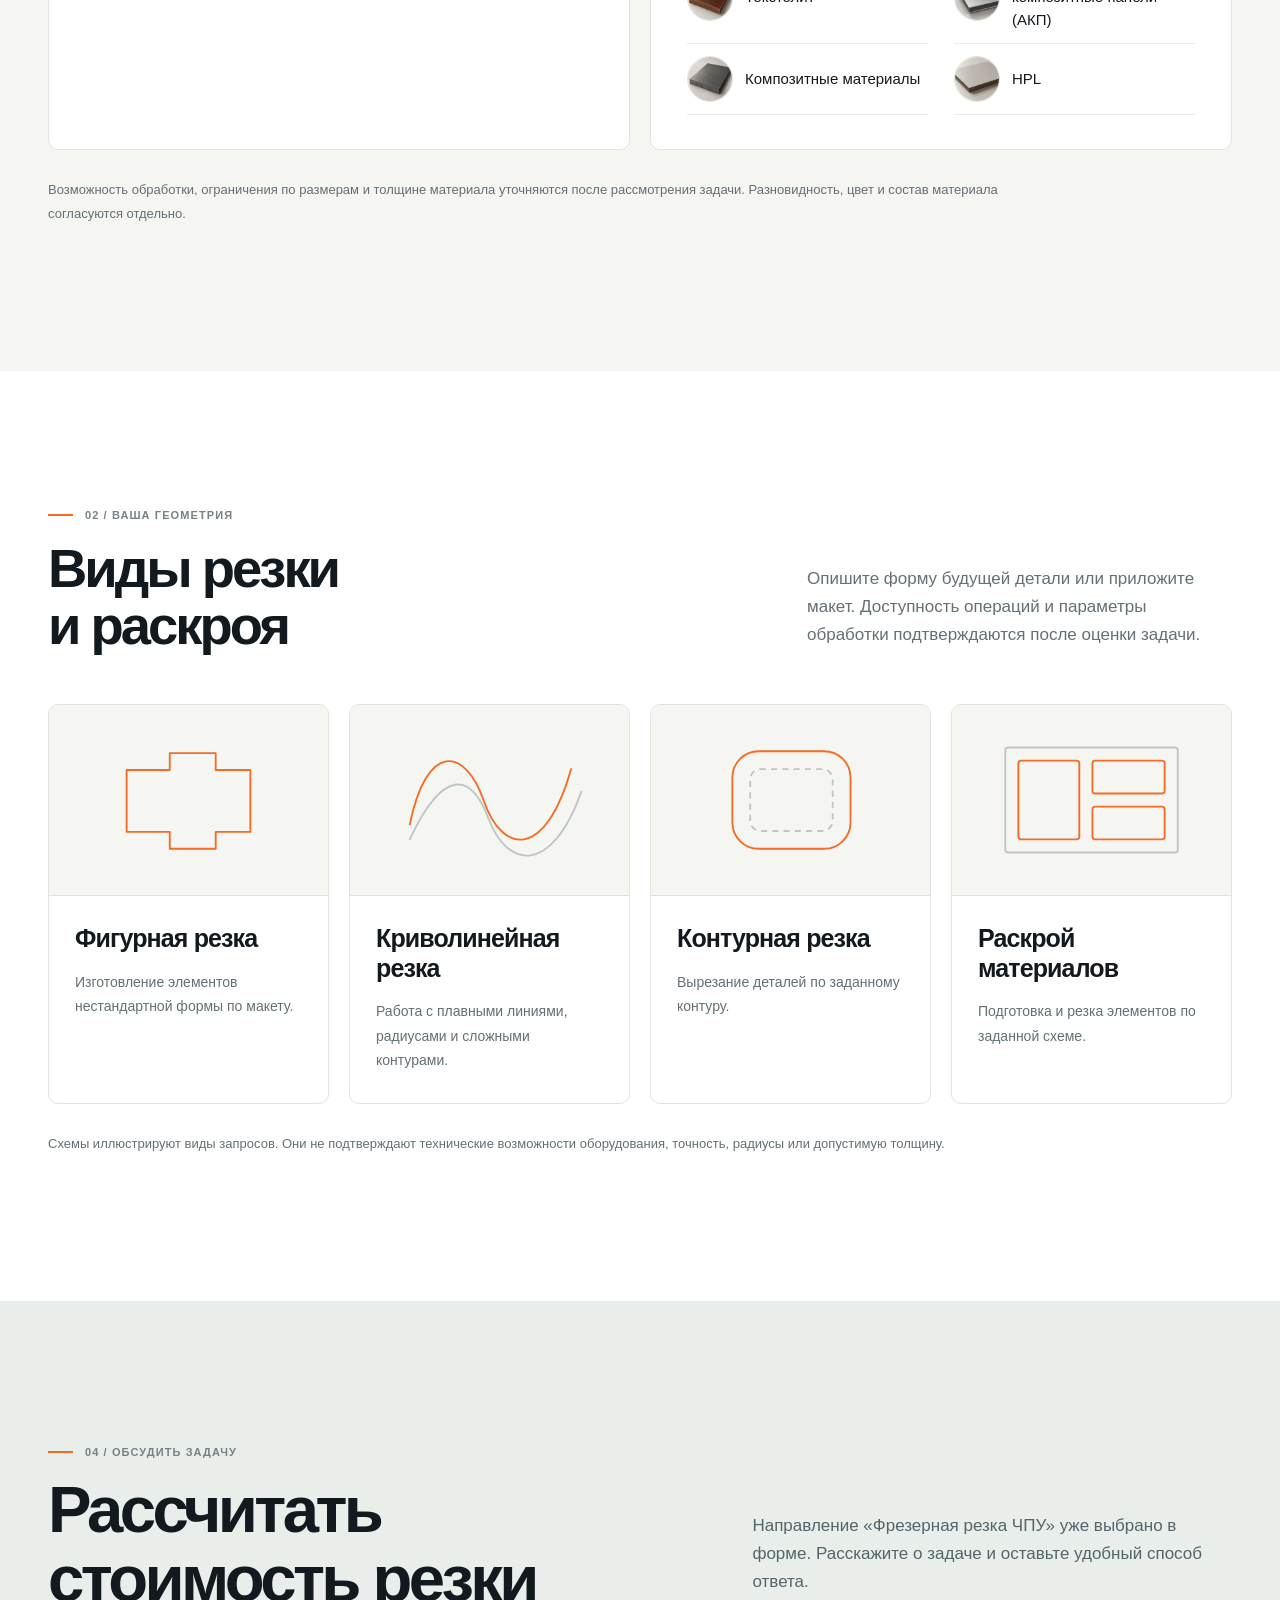
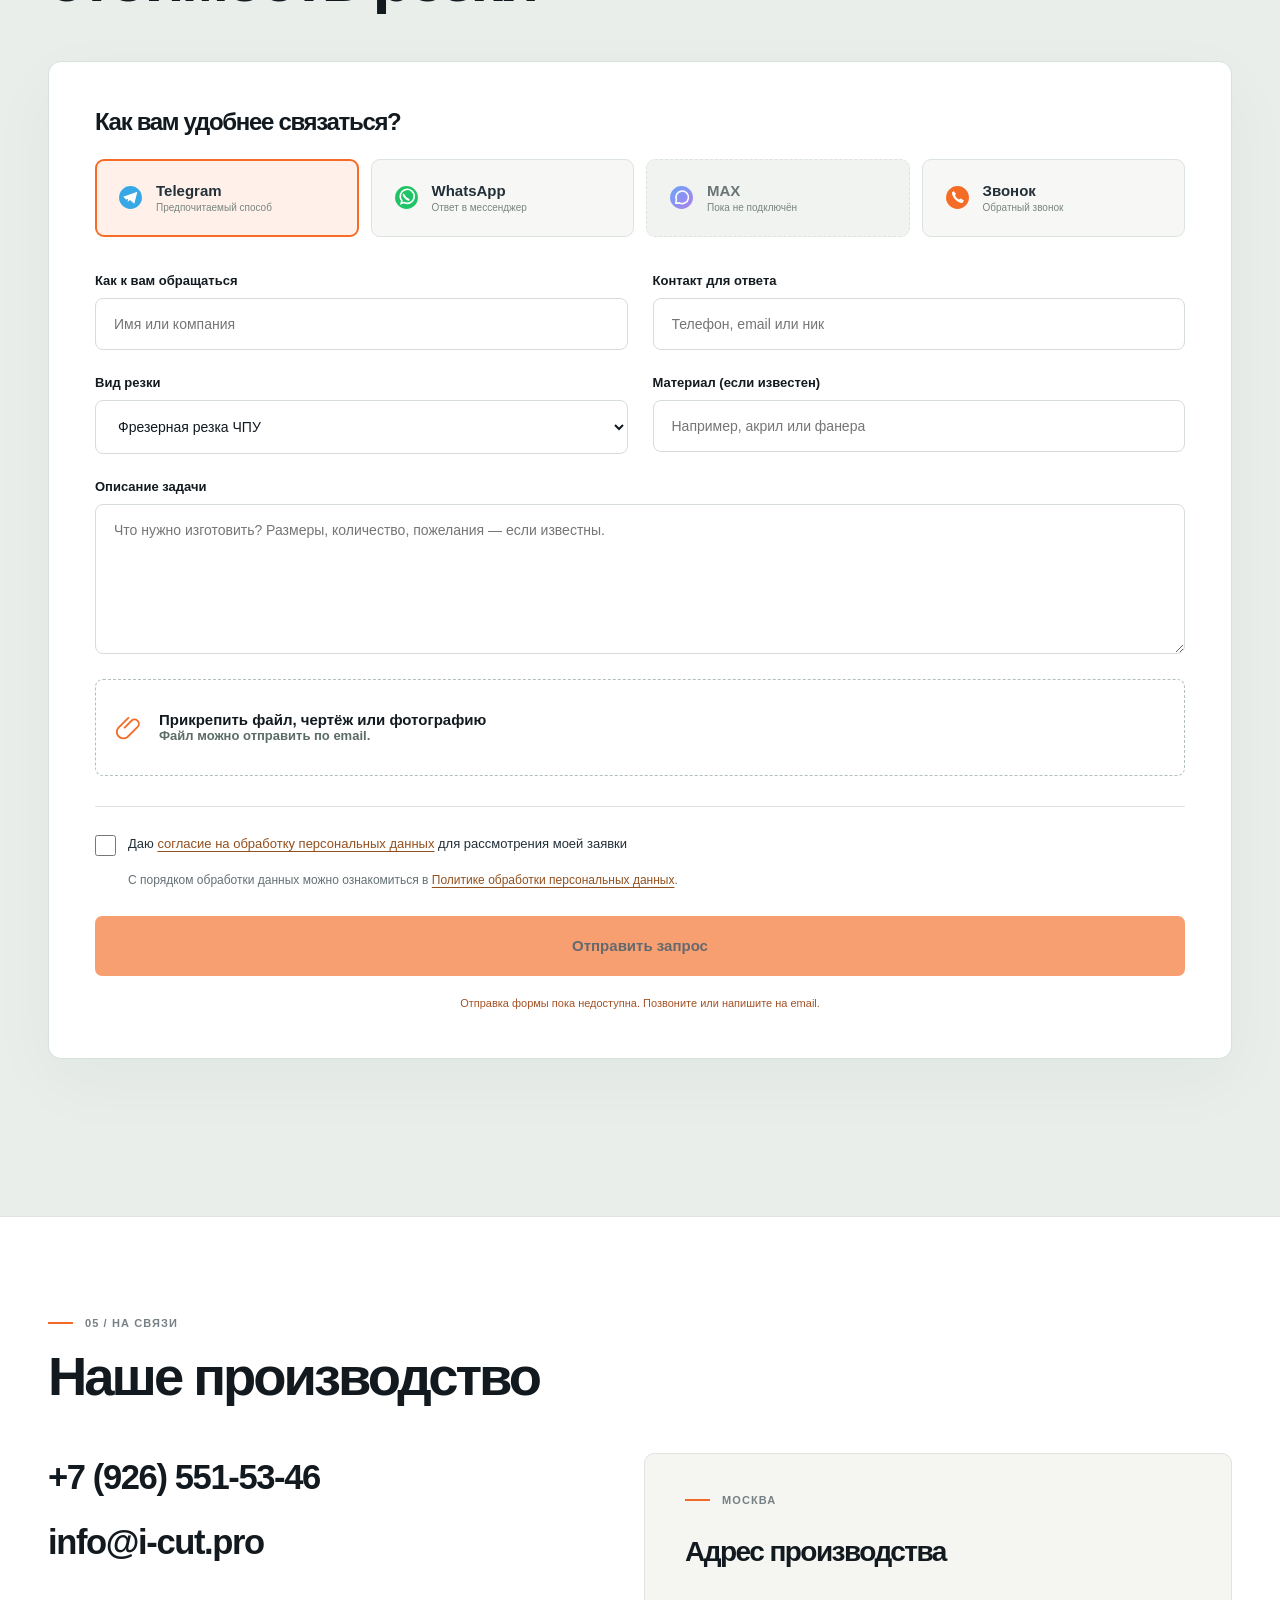
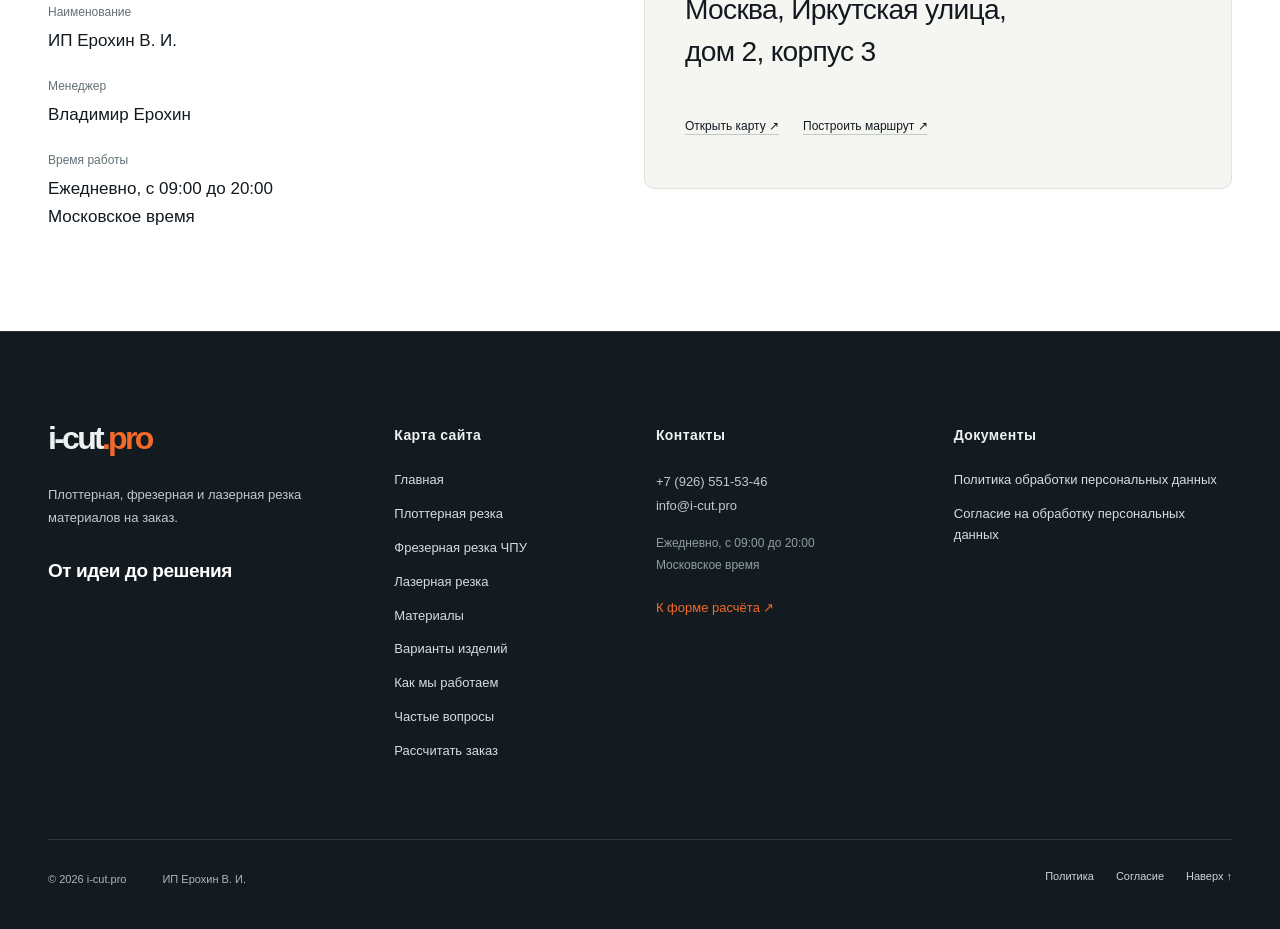
<file: cnc-milling.html>
<!doctype html>
<html lang="ru">
<head>
<meta charset="utf-8">
<meta name="viewport" content="width=device-width, initial-scale=1">
<meta name="robots" content="noindex, nofollow, noarchive">
<meta name="theme-color" content="#11191e">
<title>Фрезерная резка ЧПУ — пластик, фанера, МДФ | i-cut.pro</title>
<meta name="description" content="Фрезерная резка ЧПУ пластика, фанеры, МДФ, оргстекла, композитов и других материалов. Фигурная и контурная резка, раскрой на заказ">
<!-- Будущий canonical: включить только при согласованной публикации на финальном HTTPS-адресе.
<link rel="canonical" href="https://i-cut.pro/cnc-milling.html">
-->
<link rel="icon" href="data:,">
<link rel="stylesheet" href="v3.css?v=preview-20261104-1">
<link rel="stylesheet" href="legal.css?v=preview-20261104-1">
<link rel="stylesheet" href="site-chrome.css?v=preview-20261104-1">
<link rel="stylesheet" href="sticky-images.css?v=preview-20261104-1">
<link rel="stylesheet" href="technology-pages.css?v=preview-20261104-1">
<script src="v3.js?v=preview-20261104-1" defer></script>
<script src="legal-ui.js?v=preview-20261104-1" defer></script>
<script src="sticky-header.js?v=preview-20261104-1" defer></script>
<script src="analytics-config.js?v=preview-20261104-1" defer></script>
<script src="analytics.js?v=preview-20261104-1" defer></script>
<script src="inquiry-config.js?v=preview-20261104-1" defer></script>
<script src="inquiry-form.js?v=preview-20261104-1" defer></script>
</head>
<body class="technology-page technology-page--milling">
<a class="skip-link" href="#main">К содержанию</a>
<main id="main">
<section class="hero" id="top">
<picture class="technology-visual"><source media="(max-width: 767px)" srcset="assets/images/services/cards/milling.webp"><img src="assets/images/services/banners/milling.webp" width="2400" height="900" alt="Сгенерированная иллюстрация: фрезерный станок с пылеотсасывающей щёткой на фанере" fetchpriority="high" decoding="async"></picture>
<div class="shell">
<header class="header">
      <a class="logo" href="index.html?v=preview-20261104-1#top" aria-label="i-cut.pro">i-cut<span>.pro</span></a>
      <button class="menu-button" type="button" aria-expanded="false" aria-controls="site-nav" aria-label="Открыть меню">Меню ☰</button>
      <nav id="site-nav" class="nav-links" aria-label="Основная навигация"><a href="index.html?v=preview-20261104-1#services">Услуги</a><a href="#materials">Материалы</a><a href="index.html?v=preview-20261104-1#process">Как работаем</a><a href="index.html?v=preview-20261104-1#portfolio">Варианты изделий</a><a href="index.html?v=preview-20261104-1#faq">Вопросы</a><a href="#production">Контакты</a></nav>
      <a class="nav-cta" href="#contact">Обсудить задачу &nbsp;↗</a>
    </header>
<nav class="breadcrumbs" aria-label="Хлебные крошки"><a href="index.html?v=preview-20261104-1">Главная</a><span aria-hidden="true">/</span><span aria-current="page">Фрезерная резка ЧПУ</span></nav>
<div class="hero-body"><div class="eyebrow">ФРЕЗЕРНАЯ РЕЗКА ЧПУ / ПО ВАШЕМУ МАКЕТУ</div><h1>Фрезерная резка ЧПУ<br><span>на заказ</span></h1><p class="hero-lede">Фрезерная резка и раскрой листовых материалов по чертежу или макету. Изготовление деталей из пластика, фанеры, МДФ, композитных и других материалов. Поможем уточнить задачу и подготовить запрос на расчёт</p><div class="hero-actions"><a class="btn btn-orange" href="#contact">Рассчитать заказ <span class="arrow">↗</span></a><a class="btn btn-outline-dark" href="#materials">Посмотреть материалы <span class="arrow">↘</span></a></div></div>
<div class="hero-bottom"><nav class="technology-links" aria-label="Технологии резки"><a href="plotter-cutting.html?v=preview-20261104-1">Плоттерная резка</a><a href="cnc-milling.html?v=preview-20261104-1" aria-current="page">Фрезерная резка ЧПУ</a><a href="laser-cutting.html?v=preview-20261104-1">Лазерная резка</a></nav></div>
</div></section>
<section class="section technology-materials" id="materials"><div class="shell"><div class="section-top"><div><div class="eyebrow">01 / МАТЕРИАЛЫ</div><h2>С какими материалами работаем</h2></div><p>Для расчёта укажите материал, размеры и количество деталей. Возможность обработки подтверждаем после рассмотрения задачи.</p></div><div class="material-groups material-groups--three"><article class="material-group"><div class="group-top"><h3>Пластики и полимеры</h3><span class="group-mark">01</span></div><ul class="material-list"><li data-material><img class="material-thumb" src="assets/material-thumbs/plastic.webp" width="512" height="512" alt="Сгенерированный образец: пластик" loading="lazy" decoding="async"><span class="material-name">Пластик</span></li><li data-material><img class="material-thumb" src="assets/material-thumbs/pvc.webp" width="512" height="512" alt="Сгенерированный образец: пвх" loading="lazy" decoding="async"><span class="material-name">ПВХ</span></li><li data-material><img class="material-thumb" src="assets/material-thumbs/polystyrene.webp" width="512" height="512" alt="Сгенерированный образец: полистирол" loading="lazy" decoding="async"><span class="material-name">Полистирол</span></li><li data-material><img class="material-thumb" src="assets/material-thumbs/acrylic.webp" width="512" height="512" alt="Сгенерированный образец: акрил" loading="lazy" decoding="async"><span class="material-name">Акрил</span></li><li data-material><img class="material-thumb" src="assets/material-thumbs/plexiglass.webp" width="512" height="512" alt="Сгенерированный образец: оргстекло" loading="lazy" decoding="async"><span class="material-name">Оргстекло</span></li><li data-material><img class="material-thumb" src="assets/material-thumbs/polycarbonate.webp" width="512" height="512" alt="Сгенерированный образец: поликарбонат" loading="lazy" decoding="async"><span class="material-name">Поликарбонат</span></li><li data-material><img class="material-thumb" src="assets/material-thumbs/caprolon.webp" width="512" height="512" alt="Сгенерированный образец: капролон" loading="lazy" decoding="async"><span class="material-name">Капролон</span></li><li data-material><img class="material-thumb" src="assets/material-thumbs/polypropylene.webp" width="512" height="512" alt="Сгенерированный образец: полипропилен" loading="lazy" decoding="async"><span class="material-name">Полипропилен</span></li></ul></article><article class="material-group"><div class="group-top"><h3>Древесные материалы</h3><span class="group-mark">02</span></div><ul class="material-list"><li data-material><img class="material-thumb" src="assets/material-thumbs/mdf.webp" width="512" height="512" alt="Сгенерированный образец: мдф" loading="lazy" decoding="async"><span class="material-name">МДФ</span></li><li data-material><img class="material-thumb" src="assets/material-thumbs/chipboard.webp" width="512" height="512" alt="Сгенерированный образец: дсп" loading="lazy" decoding="async"><span class="material-name">ДСП</span></li><li data-material><img class="material-thumb" src="assets/material-thumbs/plywood.webp" width="512" height="512" alt="Сгенерированный образец: фанера" loading="lazy" decoding="async"><span class="material-name">Фанера</span></li><li data-material><img class="material-thumb" src="assets/material-thumbs/ldsp.webp" width="512" height="512" alt="Сгенерированный образец: лдсп" loading="lazy" decoding="async"><span class="material-name">ЛДСП</span></li></ul></article><article class="material-group"><div class="group-top"><h3>Композиты и другие</h3><span class="group-mark">03</span></div><ul class="material-list"><li data-material><img class="material-thumb" src="assets/material-thumbs/textolite.webp" width="512" height="512" alt="Сгенерированный образец: текстолит" loading="lazy" decoding="async"><span class="material-name">Текстолит</span></li><li data-material><img class="material-thumb" src="assets/material-thumbs/acp.webp" width="512" height="512" alt="Сгенерированный образец: алюминиевые композитные панели (акп)" loading="lazy" decoding="async"><span class="material-name">Алюминиевые композитные панели (АКП)</span></li><li data-material><img class="material-thumb" src="assets/material-thumbs/composites.webp" width="512" height="512" alt="Сгенерированный образец: композитные материалы" loading="lazy" decoding="async"><span class="material-name">Композитные материалы</span></li><li data-material><img class="material-thumb" src="assets/material-thumbs/hpl.webp" width="512" height="512" alt="Сгенерированный образец: hpl" loading="lazy" decoding="async"><span class="material-name">HPL</span></li></ul></article></div><p class="technology-footnote">Возможность обработки, ограничения по размерам и толщине материала уточняются после рассмотрения задачи. Разновидность, цвет и состав материала согласуются отдельно.</p></div></section>
<section class="section" id="cutting-types"><div class="shell"><div class="section-top"><div><div class="eyebrow">02 / ВАША ГЕОМЕТРИЯ</div><h2>Виды резки<br>и раскроя</h2></div><p>Опишите форму будущей детали или приложите макет. Доступность операций и параметры обработки подтверждаются после оценки задачи.</p></div><div class="cutting-grid"><article class="cutting-card"><div class="cutting-visual"><svg viewBox="0 0 240 160" aria-hidden="true" stroke="#f46c26" stroke-width="2"><path d="M54 114V48h46V30h49v18h37v66h-37v18h-49v-18Z"/></svg></div><div class="cutting-copy"><h3>Фигурная резка</h3><p>Изготовление элементов нестандартной формы по макету.</p></div></article><article class="cutting-card"><div class="cutting-visual"><svg viewBox="0 0 240 160" aria-hidden="true" stroke="#f46c26" stroke-width="2"><path d="M35 106C53 18 94 23 114 81S180 143 207 47"/><path d="M35 122C70 47 100 49 119 100S185 163 218 71" stroke="#bdc8c5"/></svg></div><div class="cutting-copy"><h3>Криволинейная резка</h3><p>Работа с плавными линиями, радиусами и сложными контурами.</p></div></article><article class="cutting-card"><div class="cutting-visual"><svg viewBox="0 0 240 160" aria-hidden="true" stroke="#f46c26" stroke-width="2"><rect x="58" y="28" width="126" height="104" rx="28"/><rect x="77" y="47" width="88" height="66" rx="11" stroke-dasharray="5 7" stroke="#bdc8c5"/></svg></div><div class="cutting-copy"><h3>Контурная резка</h3><p>Вырезание деталей по заданному контуру.</p></div></article><article class="cutting-card"><div class="cutting-visual"><svg viewBox="0 0 240 160" aria-hidden="true" stroke="#f46c26" stroke-width="2"><rect x="28" y="24" width="184" height="112" rx="3" stroke="#bdc8c5"/><rect x="42" y="38" width="65" height="84" rx="3"/><rect x="121" y="38" width="77" height="35" rx="3"/><rect x="121" y="87" width="77" height="35" rx="3"/></svg></div><div class="cutting-copy"><h3>Раскрой материалов</h3><p>Подготовка и резка элементов по заданной схеме.</p></div></article></div><p class="technology-footnote">Схемы иллюстрируют виды запросов. Они не подтверждают технические возможности оборудования, точность, радиусы или допустимую толщину.</p></div></section>
<section class="contact" id="contact"><div class="shell"><div class="contact-head"><div><div class="eyebrow">04 / ОБСУДИТЬ ЗАДАЧУ</div><h2>Рассчитать<br>стоимость резки</h2></div><p>Направление «Фрезерная резка ЧПУ» уже выбрано в форме. Расскажите о задаче и оставьте удобный способ ответа.</p></div><form method="dialog" class="contact-form" aria-label="Форма запроса расчёта" aria-describedby="demo-status">
      <div class="form-top"><h3>Как вам удобнее связаться?</h3></div>
      <input type="hidden" name="preferred_method" value="Telegram">
      <input type="hidden" name="starting_point" value="">
      <p class="route-selection" role="status" hidden></p>
      <div class="contact-methods" role="group" aria-label="Предпочитаемый канал для ответа">
        <button class="contact-choice" type="button" aria-pressed="true" data-method="Telegram"><svg viewBox="0 0 24 24" aria-hidden="true"><circle cx="12" cy="12" r="11" fill="#37A8E5"/><path d="M5 11.3 18.6 6.5 15.6 18l-4.1-3.6-2.3 2 .6-4 7.2-4.3-9 6Z" fill="#fff"/></svg><span>Telegram<span class="choice-note">Предпочитаемый способ</span></span></button>
        <button class="contact-choice" type="button" aria-pressed="false" data-method="WhatsApp"><svg viewBox="0 0 24 24" aria-hidden="true"><circle cx="12" cy="12" r="11" fill="#20C466"/><path d="M6.8 17.8l.8-2.6a6.7 6.7 0 1 1 2 1.6z" fill="none" stroke="#fff" stroke-width="1.5"/><path d="M9.2 9.4c.8 2.3 2.4 3.9 4.8 4.7" fill="none" stroke="#fff" stroke-width="1.9" stroke-linecap="round"/></svg><span>WhatsApp<span class="choice-note">Ответ в мессенджер</span></span></button>
        <button class="contact-choice max-choice" type="button" aria-pressed="false" data-method="MAX" disabled aria-describedby="max-channel-status"><svg viewBox="0 0 24 24" aria-hidden="true"><defs><linearGradient id="max-gradient" x1="0" y1="0" x2="1" y2="1"><stop stop-color="#237cff"/><stop offset="1" stop-color="#8a42e8"/></linearGradient></defs><circle cx="12" cy="12" r="11" fill="url(#max-gradient)"/><path d="M6.5 17.5 7.1 14a6 6 0 1 1 3 3.2Z" fill="none" stroke="#fff" stroke-width="1.6" stroke-linejoin="round"/></svg><span>MAX<span class="choice-note" id="max-channel-status">Пока не подключён</span></span></button>
        <button class="contact-choice" type="button" aria-pressed="false" data-method="Звонок"><svg viewBox="0 0 24 24" aria-hidden="true"><circle cx="12" cy="12" r="11" fill="#f46c26"/><path d="M8.5 5.8 6.7 7.2c-.2 4.6 5.5 10.3 10 10l1.5-2.3-3.1-2-1.6 1c-1.9-.8-3.2-2.1-4-4l1-1.3z" fill="#fff"/></svg><span>Звонок<span class="choice-note">Обратный звонок</span></span></button>
      </div>
      <div class="fields">
        <label>Как к вам обращаться<input type="text" name="name" autocomplete="name" placeholder="Имя или компания"></label>
        <label>Контакт для ответа<input type="text" name="contact" autocomplete="off" placeholder="Телефон, email или ник"></label>
        <label>Вид резки<select name="type"><option value="unsure">Нужна консультация</option><option value="plotter">Плоттерная резка</option><option value="milling" selected>Фрезерная резка ЧПУ</option><option value="laser">Лазерная резка</option><option value="shape">Фигурная / контурная резка</option><option value="other">Другая задача по раскрою</option></select></label>
        <label>Материал (если известен)<input type="text" name="material" placeholder="Например, акрил или фанера"></label>
        <label class="full">Описание задачи<textarea name="task" placeholder="Что нужно изготовить? Размеры, количество, пожелания — если известны."></textarea></label>
        <label class="attachment full" aria-disabled="true"><svg viewBox="0 0 24 24" aria-hidden="true"><path d="M8 12.5 14.5 6a4 4 0 0 1 5.5 5.8l-9.4 9.4a6 6 0 0 1-8.4-8.5l9.2-9.2" fill="none" stroke="#f46c26" stroke-width="1.7" stroke-linecap="round"/></svg><span><strong>Прикрепить файл, чертёж или фотографию</strong><br>Файл можно отправить по email.</span><input type="file" name="file" disabled aria-describedby="demo-status"></label>
      </div>
      <div class="consent-block">
        <div class="consent-row"><input id="personal-data-agreement" type="checkbox" name="personal_data_consent" value="accepted" required><label for="personal-data-agreement">Даю <a href="personal-data-consent.html?v=preview-20261104-1" target="_blank" rel="noopener">согласие на обработку персональных данных</a> для рассмотрения моей заявки</label></div>
        <p class="consent-policy">С порядком обработки данных можно ознакомиться в <a href="privacy.html?v=preview-20261104-1" target="_blank" rel="noopener">Политике обработки персональных данных</a>.</p>
        
        <input type="hidden" name="consent_document_version" value="draft-2026-10-24-v1">
      </div>
      <button class="form-submit" type="submit" disabled aria-describedby="demo-status">Отправить запрос</button>
      <p class="form-note prototype-warning" id="demo-status">Отправка формы пока недоступна. Позвоните или напишите на email.</p>
      
    </form></div></section>
<section class="section production-contacts line" id="production" aria-labelledby="production-title"><div class="shell">
<div class="section-top"><div><div class="eyebrow">05 / НА СВЯЗИ</div><h2 id="production-title">Наше производство</h2></div></div>
<div class="production-grid"><div class="production-details"><div class="production-direct"><a href="tel:+79265515346">+7 (926) 551-53-46</a><a href="mailto:info@i-cut.pro">info@i-cut.pro</a></div><dl><div><dt>Наименование</dt><dd>ИП Ерохин В. И.</dd></div><div><dt>Менеджер</dt><dd>Владимир Ерохин</dd></div><div><dt>Время работы</dt><dd>Ежедневно, с 09:00 до 20:00<br>Московское время</dd></div></dl></div>
<div class="production-address-card"><div class="eyebrow">Москва</div><h3>Адрес производства</h3><address>Москва, Иркутская улица,<br>дом 2, корпус 3</address><div class="production-map-links"><a href="https://yandex.ru/maps/213/moscow/house/irkutskaya_ulitsa_2k3/Z04YcQ9oS0UAQFtvfXRwdH5mYg==/" target="_blank" rel="noopener noreferrer">Открыть карту ↗</a><a href="https://yandex.ru/maps/?rtext=~55.815256%2C37.788207&amp;rtt=auto" target="_blank" rel="noopener noreferrer">Построить маршрут ↗</a></div></div></div></div></section>
</main>
<footer class="site-footer"><div class="shell"><div class="footer-grid">
<section class="footer-company" aria-label="Компания"><a class="logo" href="index.html?v=preview-20261104-1#top" aria-label="i-cut.pro — главная">i-cut<span>.pro</span></a><p>Плоттерная, фрезерная и лазерная резка материалов на заказ.</p><p class="footer-slogan">От идеи до решения</p></section>
<nav class="footer-nav" aria-label="Карта сайта"><h2>Карта сайта</h2><a href="index.html?v=preview-20261104-1#top">Главная</a><a href="plotter-cutting.html?v=preview-20261104-1">Плоттерная резка</a><a href="cnc-milling.html?v=preview-20261104-1">Фрезерная резка ЧПУ</a><a href="laser-cutting.html?v=preview-20261104-1">Лазерная резка</a><a href="index.html?v=preview-20261104-1#materials">Материалы</a><a href="index.html?v=preview-20261104-1#portfolio">Варианты изделий</a><a href="index.html?v=preview-20261104-1#process">Как мы работаем</a><a href="index.html?v=preview-20261104-1#faq">Частые вопросы</a><a href="#contact">Рассчитать заказ</a></nav>
<section class="footer-contacts" aria-labelledby="footer-contacts-title"><h2 id="footer-contacts-title">Контакты</h2><p><a href="tel:+79265515346">+7 (926) 551-53-46</a><br><a href="mailto:info@i-cut.pro">info@i-cut.pro</a></p><p class="footer-muted">Ежедневно, с 09:00 до 20:00<br>Московское время</p><a class="footer-inquiry" href="#contact">К форме расчёта ↗</a></section>
<nav class="footer-documents" aria-label="Документы"><h2>Документы</h2><a href="privacy.html?v=preview-20261104-1">Политика обработки персональных данных</a><a href="personal-data-consent.html?v=preview-20261104-1">Согласие на обработку персональных данных</a></nav>
</div><div class="footer-bottom"><p>© 2026 i-cut.pro</p><p>ИП Ерохин В. И.</p><div><a href="privacy.html?v=preview-20261104-1">Политика</a><a href="personal-data-consent.html?v=preview-20261104-1">Согласие</a><a href="#top">Наверх ↑</a></div></div></div></footer>


<aside class="quick-contact" aria-label="Быстрая связь">
  <section class="quick-panel" id="quick-panel" aria-labelledby="quick-title" hidden>
    <div class="quick-heading"><h2 id="quick-title">Обсудим вашу задачу</h2><button class="quick-close" type="button" aria-label="Закрыть меню связи">×</button></div>
    <p>Позвоните или напишите нам.</p>
    <div class="quick-options">
      <a href="https://t.me/+79265515346" target="_blank" rel="noopener noreferrer"><span class="quick-dot telegram" aria-hidden="true"><svg viewBox="0 0 24 24"><circle cx="12" cy="12" r="11" fill="#37A8E5"/><path d="M5 11.3 18.6 6.5 15.6 18l-4.1-3.6-2.3 2 .6-4 7.2-4.3-9 6Z" fill="#fff"/></svg></span><span>Telegram<small>Открыть Telegram</small></span><span aria-hidden="true">↗</span></a>
      <a href="https://wa.me/79265515346" target="_blank" rel="noopener noreferrer"><span class="quick-dot whatsapp" aria-hidden="true"><svg viewBox="0 0 24 24"><circle cx="12" cy="12" r="11" fill="#20C466"/><path d="M6.8 17.8l.8-2.6a6.7 6.7 0 1 1 2 1.6z" fill="none" stroke="#fff" stroke-width="1.5"/><path d="M9.2 9.4c.8 2.3 2.4 3.9 4.8 4.7" fill="none" stroke="#fff" stroke-width="1.9" stroke-linecap="round"/></svg></span><span>WhatsApp<small>Открыть WhatsApp</small></span><span aria-hidden="true">↗</span></a>
      <button class="quick-unavailable" type="button" disabled aria-label="MAX — ссылка пока не указана"><span class="quick-dot max" aria-hidden="true"><svg viewBox="0 0 24 24"><defs><linearGradient id="max-quick-gradient" x1="0" y1="0" x2="1" y2="1"><stop stop-color="#237cff"/><stop offset="1" stop-color="#8a42e8"/></linearGradient></defs><circle cx="12" cy="12" r="11" fill="url(#max-quick-gradient)"/><path d="M6.5 17.5 7.1 14a6 6 0 1 1 3 3.2Z" fill="none" stroke="#fff" stroke-width="1.6" stroke-linejoin="round"/></svg></span><span>MAX<small>Ссылка пока не указана</small></span></button>
      <a href="tel:+79265515346"><span class="quick-dot phone" aria-hidden="true">☎</span><span>Позвонить<small>+7 (926) 551-53-46</small></span><span aria-hidden="true">↗</span></a>
      <a href="mailto:info@i-cut.pro"><span class="quick-dot email" aria-hidden="true">@</span><span>Написать на email<small>info@i-cut.pro</small></span><span aria-hidden="true">↗</span></a>
    </div>
  </section>
  <button class="quick-toggle" type="button" aria-expanded="false" aria-controls="quick-panel" aria-label="Открыть меню связи"><svg viewBox="0 0 24 24" width="24" height="24" fill="none" stroke="currentColor" stroke-width="1.7" stroke-linecap="round" stroke-linejoin="round" aria-hidden="true"><path d="M21 11.5a8.5 8.5 0 0 1-8.5 8.5H4l-2 2V11.5A8.5 8.5 0 0 1 10.5 3h2A8.5 8.5 0 0 1 21 11.5Z"/><path d="M7 9h9M7 13h6"/></svg><span>Связаться</span></button>
</aside>

</body>
</html>
</file>
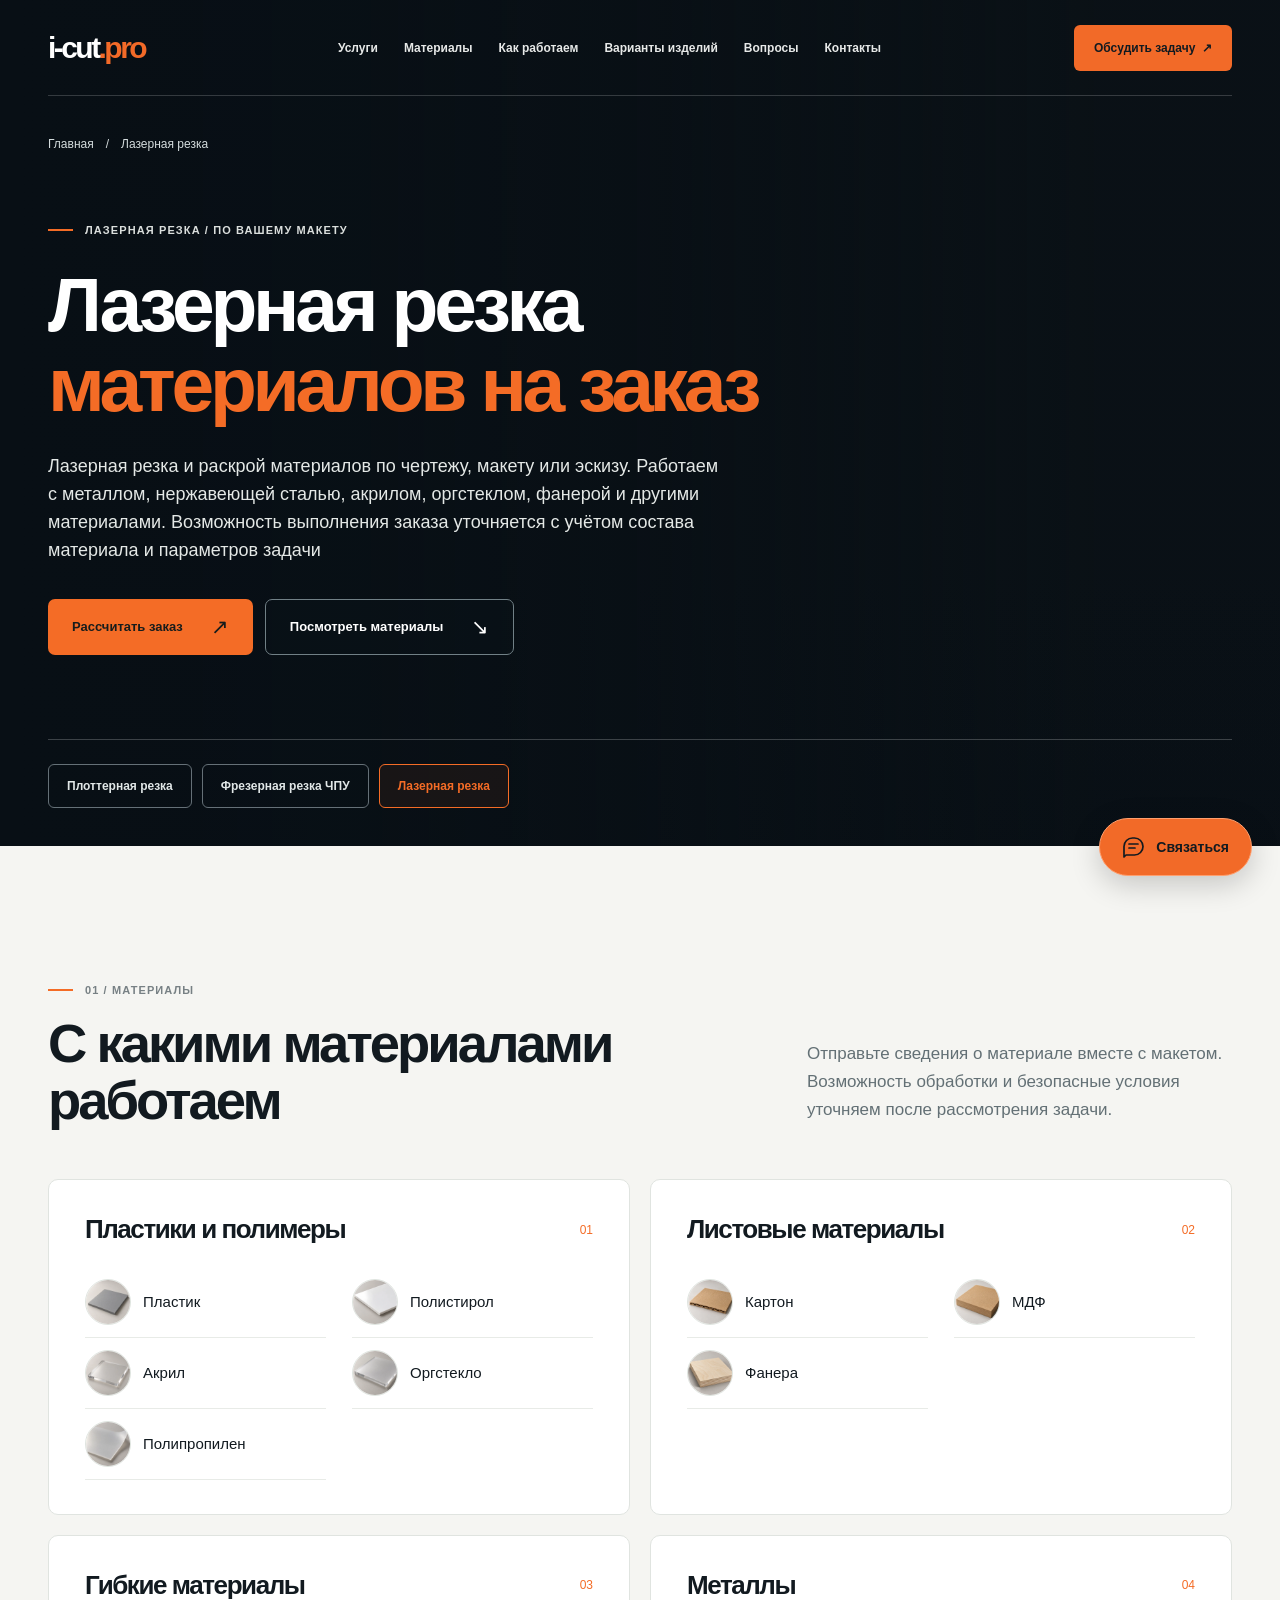
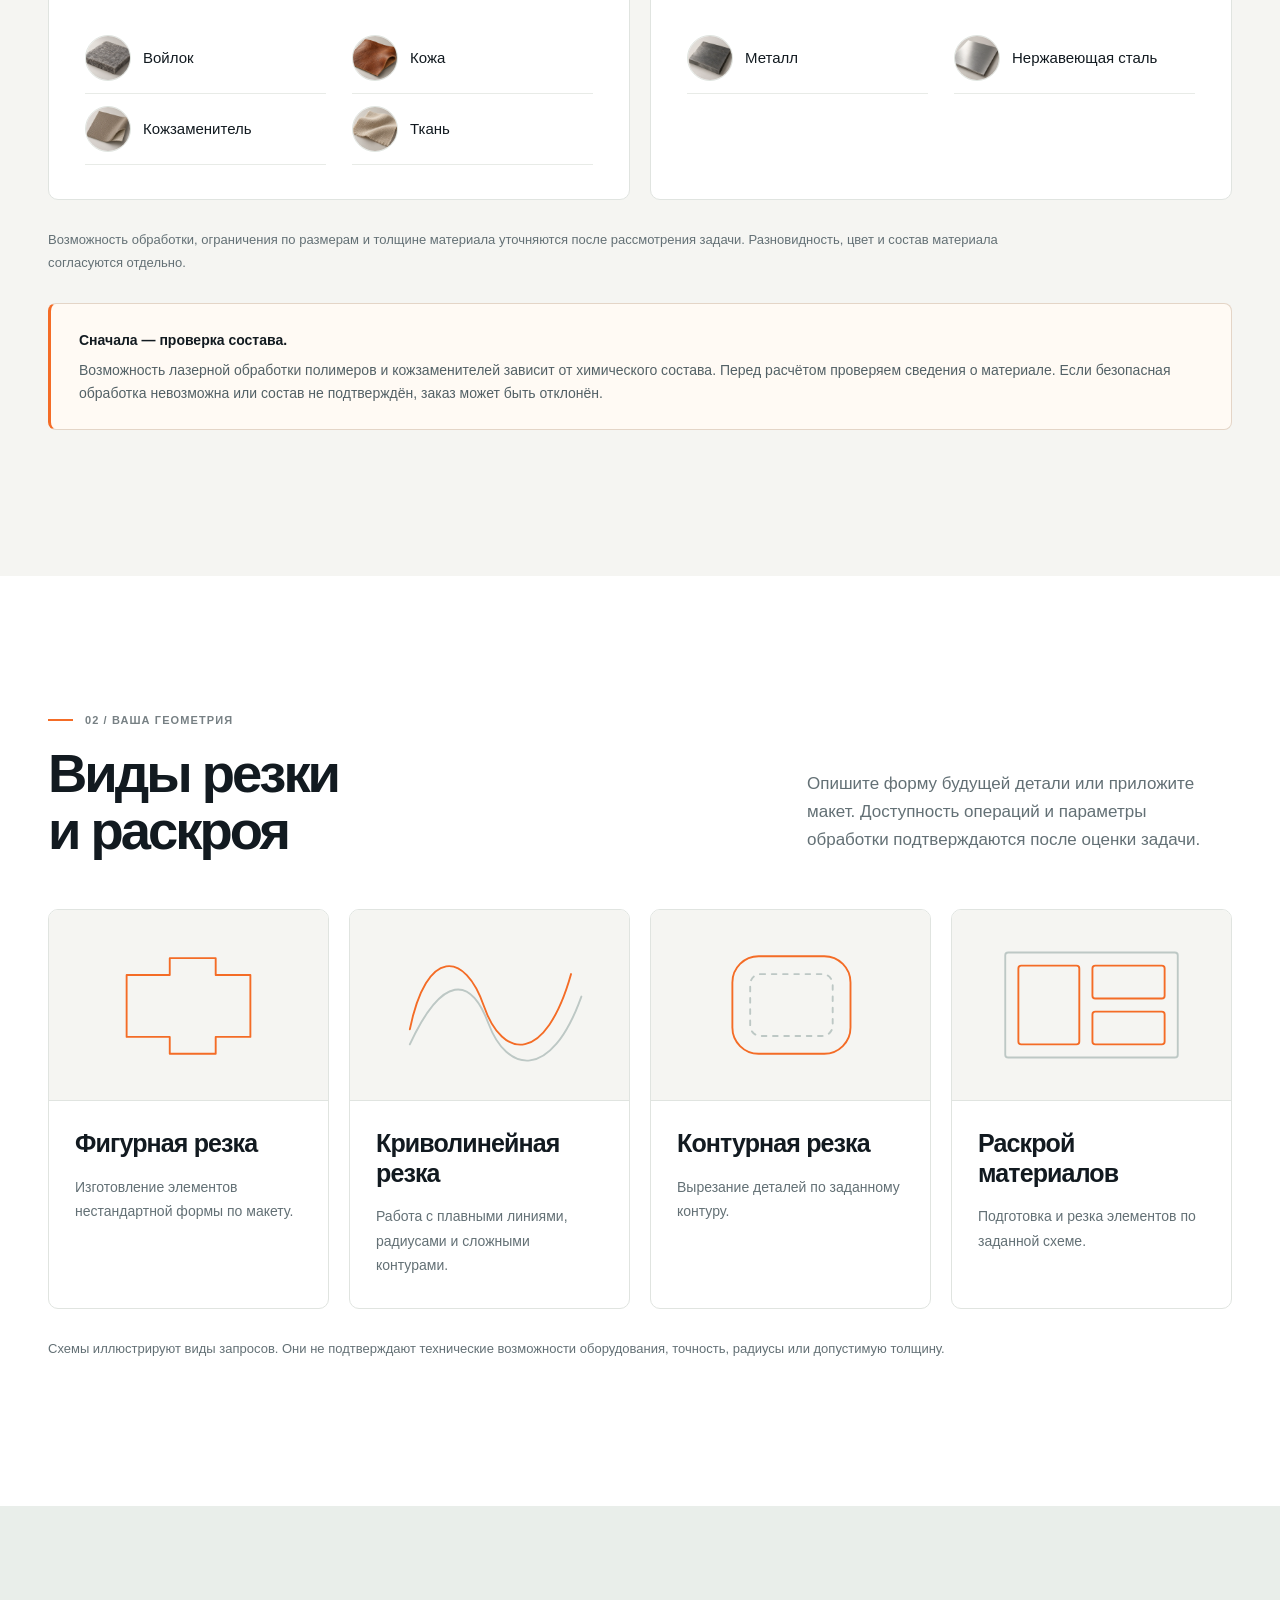
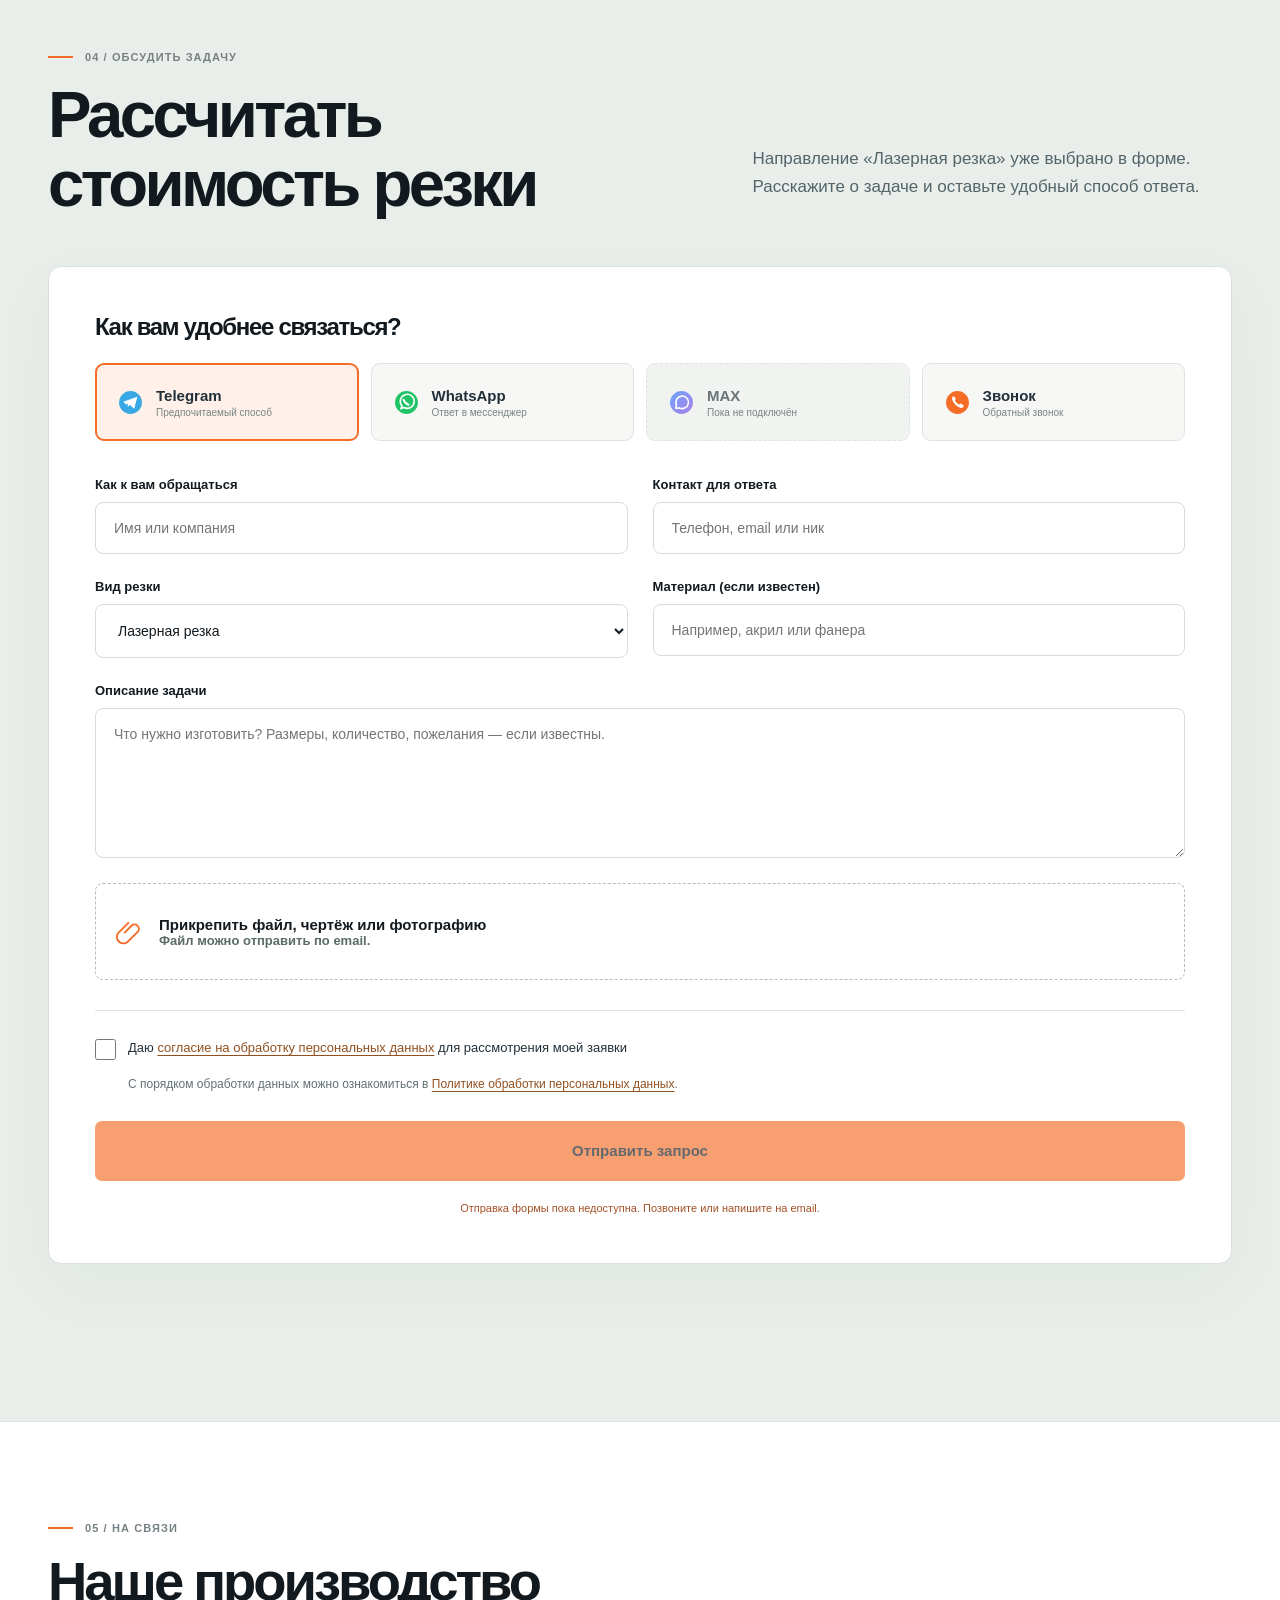
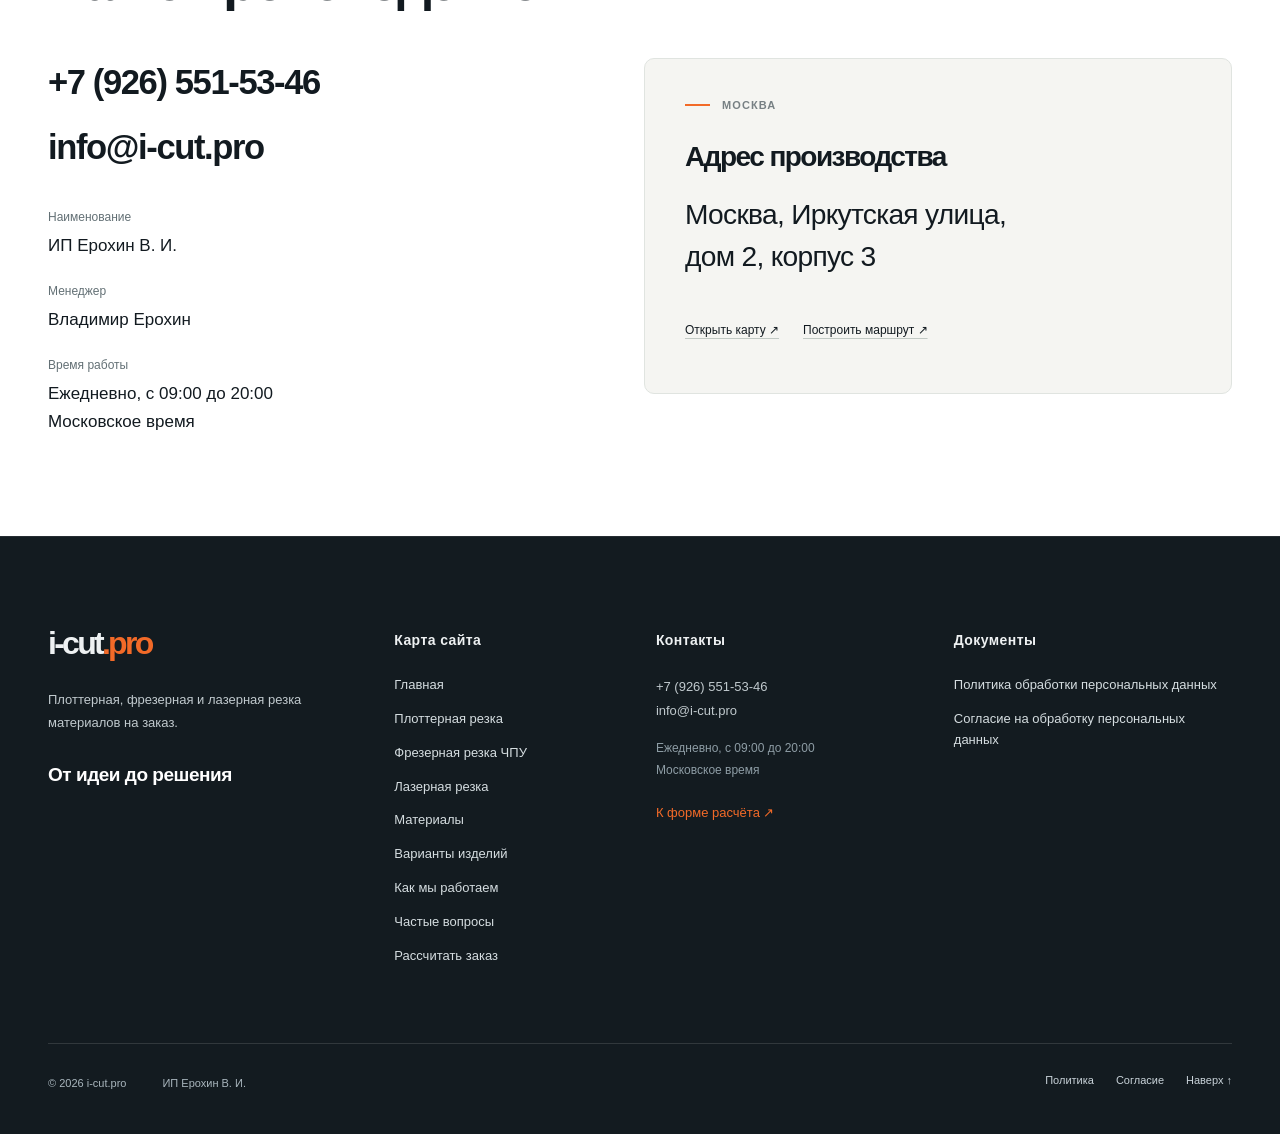
<file: laser-cutting.html>
<!doctype html>
<html lang="ru">
<head>
<meta charset="utf-8">
<meta name="viewport" content="width=device-width, initial-scale=1">
<meta name="robots" content="noindex, nofollow, noarchive">
<meta name="theme-color" content="#11191e">
<title>Лазерная резка материалов на заказ | i-cut.pro</title>
<meta name="description" content="Лазерная резка металла, нержавеющей стали, акрила, оргстекла, фанеры и других материалов. Фигурная и контурная резка, раскрой по макету">
<!-- Будущий canonical: включить только при согласованной публикации на финальном HTTPS-адресе.
<link rel="canonical" href="https://i-cut.pro/laser-cutting.html">
-->
<link rel="icon" href="data:,">
<link rel="stylesheet" href="v3.css?v=preview-20261104-1">
<link rel="stylesheet" href="legal.css?v=preview-20261104-1">
<link rel="stylesheet" href="site-chrome.css?v=preview-20261104-1">
<link rel="stylesheet" href="sticky-images.css?v=preview-20261104-1">
<link rel="stylesheet" href="technology-pages.css?v=preview-20261104-1">
<script src="v3.js?v=preview-20261104-1" defer></script>
<script src="legal-ui.js?v=preview-20261104-1" defer></script>
<script src="sticky-header.js?v=preview-20261104-1" defer></script>
<script src="analytics-config.js?v=preview-20261104-1" defer></script>
<script src="analytics.js?v=preview-20261104-1" defer></script>
<script src="inquiry-config.js?v=preview-20261104-1" defer></script>
<script src="inquiry-form.js?v=preview-20261104-1" defer></script>
</head>
<body class="technology-page technology-page--laser">
<a class="skip-link" href="#main">К содержанию</a>
<main id="main">
<section class="hero" id="top">
<picture class="technology-visual"><source media="(max-width: 767px)" srcset="assets/images/services/cards/laser.webp"><img src="assets/images/services/banners/laser.webp" width="2400" height="900" alt="Сгенерированная иллюстрация: лазерная резка металла" fetchpriority="high" decoding="async"></picture>
<div class="shell">
<header class="header">
      <a class="logo" href="index.html?v=preview-20261104-1#top" aria-label="i-cut.pro">i-cut<span>.pro</span></a>
      <button class="menu-button" type="button" aria-expanded="false" aria-controls="site-nav" aria-label="Открыть меню">Меню ☰</button>
      <nav id="site-nav" class="nav-links" aria-label="Основная навигация"><a href="index.html?v=preview-20261104-1#services">Услуги</a><a href="#materials">Материалы</a><a href="index.html?v=preview-20261104-1#process">Как работаем</a><a href="index.html?v=preview-20261104-1#portfolio">Варианты изделий</a><a href="index.html?v=preview-20261104-1#faq">Вопросы</a><a href="#production">Контакты</a></nav>
      <a class="nav-cta" href="#contact">Обсудить задачу &nbsp;↗</a>
    </header>
<nav class="breadcrumbs" aria-label="Хлебные крошки"><a href="index.html?v=preview-20261104-1">Главная</a><span aria-hidden="true">/</span><span aria-current="page">Лазерная резка</span></nav>
<div class="hero-body"><div class="eyebrow">ЛАЗЕРНАЯ РЕЗКА / ПО ВАШЕМУ МАКЕТУ</div><h1>Лазерная резка<br><span>материалов на заказ</span></h1><p class="hero-lede">Лазерная резка и раскрой материалов по чертежу, макету или эскизу. Работаем с металлом, нержавеющей сталью, акрилом, оргстеклом, фанерой и другими материалами. Возможность выполнения заказа уточняется с учётом состава материала и параметров задачи</p><div class="hero-actions"><a class="btn btn-orange" href="#contact">Рассчитать заказ <span class="arrow">↗</span></a><a class="btn btn-outline-dark" href="#materials">Посмотреть материалы <span class="arrow">↘</span></a></div></div>
<div class="hero-bottom"><nav class="technology-links" aria-label="Технологии резки"><a href="plotter-cutting.html?v=preview-20261104-1">Плоттерная резка</a><a href="cnc-milling.html?v=preview-20261104-1">Фрезерная резка ЧПУ</a><a href="laser-cutting.html?v=preview-20261104-1" aria-current="page">Лазерная резка</a></nav></div>
</div></section>
<section class="section technology-materials" id="materials"><div class="shell"><div class="section-top"><div><div class="eyebrow">01 / МАТЕРИАЛЫ</div><h2>С какими материалами работаем</h2></div><p>Отправьте сведения о материале вместе с макетом. Возможность обработки и безопасные условия уточняем после рассмотрения задачи.</p></div><div class="material-groups"><article class="material-group"><div class="group-top"><h3>Пластики и полимеры</h3><span class="group-mark">01</span></div><ul class="material-list"><li data-material><img class="material-thumb" src="assets/material-thumbs/plastic.webp" width="512" height="512" alt="Сгенерированный образец: пластик" loading="lazy" decoding="async"><span class="material-name">Пластик</span></li><li data-material><img class="material-thumb" src="assets/material-thumbs/polystyrene.webp" width="512" height="512" alt="Сгенерированный образец: полистирол" loading="lazy" decoding="async"><span class="material-name">Полистирол</span></li><li data-material><img class="material-thumb" src="assets/material-thumbs/acrylic.webp" width="512" height="512" alt="Сгенерированный образец: акрил" loading="lazy" decoding="async"><span class="material-name">Акрил</span></li><li data-material><img class="material-thumb" src="assets/material-thumbs/plexiglass.webp" width="512" height="512" alt="Сгенерированный образец: оргстекло" loading="lazy" decoding="async"><span class="material-name">Оргстекло</span></li><li data-material><img class="material-thumb" src="assets/material-thumbs/polypropylene.webp" width="512" height="512" alt="Сгенерированный образец: полипропилен" loading="lazy" decoding="async"><span class="material-name">Полипропилен</span></li></ul></article><article class="material-group"><div class="group-top"><h3>Листовые материалы</h3><span class="group-mark">02</span></div><ul class="material-list"><li data-material><img class="material-thumb" src="assets/material-thumbs/cardboard.webp" width="512" height="512" alt="Сгенерированный образец: картон" loading="lazy" decoding="async"><span class="material-name">Картон</span></li><li data-material><img class="material-thumb" src="assets/material-thumbs/mdf.webp" width="512" height="512" alt="Сгенерированный образец: мдф" loading="lazy" decoding="async"><span class="material-name">МДФ</span></li><li data-material><img class="material-thumb" src="assets/material-thumbs/plywood.webp" width="512" height="512" alt="Сгенерированный образец: фанера" loading="lazy" decoding="async"><span class="material-name">Фанера</span></li></ul></article><article class="material-group"><div class="group-top"><h3>Гибкие материалы</h3><span class="group-mark">03</span></div><ul class="material-list"><li data-material><img class="material-thumb" src="assets/material-thumbs/felt.webp" width="512" height="512" alt="Сгенерированный образец: войлок" loading="lazy" decoding="async"><span class="material-name">Войлок</span></li><li data-material><img class="material-thumb" src="assets/material-thumbs/leather.webp" width="512" height="512" alt="Сгенерированный образец: кожа" loading="lazy" decoding="async"><span class="material-name">Кожа</span></li><li data-material><img class="material-thumb" src="assets/material-thumbs/faux-leather.webp" width="512" height="512" alt="Сгенерированный образец: кожзаменитель" loading="lazy" decoding="async"><span class="material-name">Кожзаменитель</span></li><li data-material><img class="material-thumb" src="assets/material-thumbs/fabric.webp" width="512" height="512" alt="Сгенерированный образец: ткань" loading="lazy" decoding="async"><span class="material-name">Ткань</span></li></ul></article><article class="material-group"><div class="group-top"><h3>Металлы</h3><span class="group-mark">04</span></div><ul class="material-list"><li data-material><img class="material-thumb" src="assets/material-thumbs/metal.webp" width="512" height="512" alt="Сгенерированный образец: металл" loading="lazy" decoding="async"><span class="material-name">Металл</span></li><li data-material><img class="material-thumb" src="assets/material-thumbs/stainless-steel.webp" width="512" height="512" alt="Сгенерированный образец: нержавеющая сталь" loading="lazy" decoding="async"><span class="material-name">Нержавеющая сталь</span></li></ul></article></div><p class="technology-footnote">Возможность обработки, ограничения по размерам и толщине материала уточняются после рассмотрения задачи. Разновидность, цвет и состав материала согласуются отдельно.</p><aside class="material-check" aria-label="Проверка состава материала"><strong>Сначала — проверка состава.</strong><p>Возможность лазерной обработки полимеров и кожзаменителей зависит от химического состава. Перед расчётом проверяем сведения о материале. Если безопасная обработка невозможна или состав не подтверждён, заказ может быть отклонён.</p></aside></div></section>
<section class="section" id="cutting-types"><div class="shell"><div class="section-top"><div><div class="eyebrow">02 / ВАША ГЕОМЕТРИЯ</div><h2>Виды резки<br>и раскроя</h2></div><p>Опишите форму будущей детали или приложите макет. Доступность операций и параметры обработки подтверждаются после оценки задачи.</p></div><div class="cutting-grid"><article class="cutting-card"><div class="cutting-visual"><svg viewBox="0 0 240 160" aria-hidden="true" stroke="#f46c26" stroke-width="2"><path d="M54 114V48h46V30h49v18h37v66h-37v18h-49v-18Z"/></svg></div><div class="cutting-copy"><h3>Фигурная резка</h3><p>Изготовление элементов нестандартной формы по макету.</p></div></article><article class="cutting-card"><div class="cutting-visual"><svg viewBox="0 0 240 160" aria-hidden="true" stroke="#f46c26" stroke-width="2"><path d="M35 106C53 18 94 23 114 81S180 143 207 47"/><path d="M35 122C70 47 100 49 119 100S185 163 218 71" stroke="#bdc8c5"/></svg></div><div class="cutting-copy"><h3>Криволинейная резка</h3><p>Работа с плавными линиями, радиусами и сложными контурами.</p></div></article><article class="cutting-card"><div class="cutting-visual"><svg viewBox="0 0 240 160" aria-hidden="true" stroke="#f46c26" stroke-width="2"><rect x="58" y="28" width="126" height="104" rx="28"/><rect x="77" y="47" width="88" height="66" rx="11" stroke-dasharray="5 7" stroke="#bdc8c5"/></svg></div><div class="cutting-copy"><h3>Контурная резка</h3><p>Вырезание деталей по заданному контуру.</p></div></article><article class="cutting-card"><div class="cutting-visual"><svg viewBox="0 0 240 160" aria-hidden="true" stroke="#f46c26" stroke-width="2"><rect x="28" y="24" width="184" height="112" rx="3" stroke="#bdc8c5"/><rect x="42" y="38" width="65" height="84" rx="3"/><rect x="121" y="38" width="77" height="35" rx="3"/><rect x="121" y="87" width="77" height="35" rx="3"/></svg></div><div class="cutting-copy"><h3>Раскрой материалов</h3><p>Подготовка и резка элементов по заданной схеме.</p></div></article></div><p class="technology-footnote">Схемы иллюстрируют виды запросов. Они не подтверждают технические возможности оборудования, точность, радиусы или допустимую толщину.</p></div></section>
<section class="contact" id="contact"><div class="shell"><div class="contact-head"><div><div class="eyebrow">04 / ОБСУДИТЬ ЗАДАЧУ</div><h2>Рассчитать<br>стоимость резки</h2></div><p>Направление «Лазерная резка» уже выбрано в форме. Расскажите о задаче и оставьте удобный способ ответа.</p></div><form method="dialog" class="contact-form" aria-label="Форма запроса расчёта" aria-describedby="demo-status">
      <div class="form-top"><h3>Как вам удобнее связаться?</h3></div>
      <input type="hidden" name="preferred_method" value="Telegram">
      <input type="hidden" name="starting_point" value="">
      <p class="route-selection" role="status" hidden></p>
      <div class="contact-methods" role="group" aria-label="Предпочитаемый канал для ответа">
        <button class="contact-choice" type="button" aria-pressed="true" data-method="Telegram"><svg viewBox="0 0 24 24" aria-hidden="true"><circle cx="12" cy="12" r="11" fill="#37A8E5"/><path d="M5 11.3 18.6 6.5 15.6 18l-4.1-3.6-2.3 2 .6-4 7.2-4.3-9 6Z" fill="#fff"/></svg><span>Telegram<span class="choice-note">Предпочитаемый способ</span></span></button>
        <button class="contact-choice" type="button" aria-pressed="false" data-method="WhatsApp"><svg viewBox="0 0 24 24" aria-hidden="true"><circle cx="12" cy="12" r="11" fill="#20C466"/><path d="M6.8 17.8l.8-2.6a6.7 6.7 0 1 1 2 1.6z" fill="none" stroke="#fff" stroke-width="1.5"/><path d="M9.2 9.4c.8 2.3 2.4 3.9 4.8 4.7" fill="none" stroke="#fff" stroke-width="1.9" stroke-linecap="round"/></svg><span>WhatsApp<span class="choice-note">Ответ в мессенджер</span></span></button>
        <button class="contact-choice max-choice" type="button" aria-pressed="false" data-method="MAX" disabled aria-describedby="max-channel-status"><svg viewBox="0 0 24 24" aria-hidden="true"><defs><linearGradient id="max-gradient" x1="0" y1="0" x2="1" y2="1"><stop stop-color="#237cff"/><stop offset="1" stop-color="#8a42e8"/></linearGradient></defs><circle cx="12" cy="12" r="11" fill="url(#max-gradient)"/><path d="M6.5 17.5 7.1 14a6 6 0 1 1 3 3.2Z" fill="none" stroke="#fff" stroke-width="1.6" stroke-linejoin="round"/></svg><span>MAX<span class="choice-note" id="max-channel-status">Пока не подключён</span></span></button>
        <button class="contact-choice" type="button" aria-pressed="false" data-method="Звонок"><svg viewBox="0 0 24 24" aria-hidden="true"><circle cx="12" cy="12" r="11" fill="#f46c26"/><path d="M8.5 5.8 6.7 7.2c-.2 4.6 5.5 10.3 10 10l1.5-2.3-3.1-2-1.6 1c-1.9-.8-3.2-2.1-4-4l1-1.3z" fill="#fff"/></svg><span>Звонок<span class="choice-note">Обратный звонок</span></span></button>
      </div>
      <div class="fields">
        <label>Как к вам обращаться<input type="text" name="name" autocomplete="name" placeholder="Имя или компания"></label>
        <label>Контакт для ответа<input type="text" name="contact" autocomplete="off" placeholder="Телефон, email или ник"></label>
        <label>Вид резки<select name="type"><option value="unsure">Нужна консультация</option><option value="plotter">Плоттерная резка</option><option value="milling">Фрезерная резка ЧПУ</option><option value="laser" selected>Лазерная резка</option><option value="shape">Фигурная / контурная резка</option><option value="other">Другая задача по раскрою</option></select></label>
        <label>Материал (если известен)<input type="text" name="material" placeholder="Например, акрил или фанера"></label>
        <label class="full">Описание задачи<textarea name="task" placeholder="Что нужно изготовить? Размеры, количество, пожелания — если известны."></textarea></label>
        <label class="attachment full" aria-disabled="true"><svg viewBox="0 0 24 24" aria-hidden="true"><path d="M8 12.5 14.5 6a4 4 0 0 1 5.5 5.8l-9.4 9.4a6 6 0 0 1-8.4-8.5l9.2-9.2" fill="none" stroke="#f46c26" stroke-width="1.7" stroke-linecap="round"/></svg><span><strong>Прикрепить файл, чертёж или фотографию</strong><br>Файл можно отправить по email.</span><input type="file" name="file" disabled aria-describedby="demo-status"></label>
      </div>
      <div class="consent-block">
        <div class="consent-row"><input id="personal-data-agreement" type="checkbox" name="personal_data_consent" value="accepted" required><label for="personal-data-agreement">Даю <a href="personal-data-consent.html?v=preview-20261104-1" target="_blank" rel="noopener">согласие на обработку персональных данных</a> для рассмотрения моей заявки</label></div>
        <p class="consent-policy">С порядком обработки данных можно ознакомиться в <a href="privacy.html?v=preview-20261104-1" target="_blank" rel="noopener">Политике обработки персональных данных</a>.</p>
        
        <input type="hidden" name="consent_document_version" value="draft-2026-10-24-v1">
      </div>
      <button class="form-submit" type="submit" disabled aria-describedby="demo-status">Отправить запрос</button>
      <p class="form-note prototype-warning" id="demo-status">Отправка формы пока недоступна. Позвоните или напишите на email.</p>
      
    </form></div></section>
<section class="section production-contacts line" id="production" aria-labelledby="production-title"><div class="shell">
<div class="section-top"><div><div class="eyebrow">05 / НА СВЯЗИ</div><h2 id="production-title">Наше производство</h2></div></div>
<div class="production-grid"><div class="production-details"><div class="production-direct"><a href="tel:+79265515346">+7 (926) 551-53-46</a><a href="mailto:info@i-cut.pro">info@i-cut.pro</a></div><dl><div><dt>Наименование</dt><dd>ИП Ерохин В. И.</dd></div><div><dt>Менеджер</dt><dd>Владимир Ерохин</dd></div><div><dt>Время работы</dt><dd>Ежедневно, с 09:00 до 20:00<br>Московское время</dd></div></dl></div>
<div class="production-address-card"><div class="eyebrow">Москва</div><h3>Адрес производства</h3><address>Москва, Иркутская улица,<br>дом 2, корпус 3</address><div class="production-map-links"><a href="https://yandex.ru/maps/213/moscow/house/irkutskaya_ulitsa_2k3/Z04YcQ9oS0UAQFtvfXRwdH5mYg==/" target="_blank" rel="noopener noreferrer">Открыть карту ↗</a><a href="https://yandex.ru/maps/?rtext=~55.815256%2C37.788207&amp;rtt=auto" target="_blank" rel="noopener noreferrer">Построить маршрут ↗</a></div></div></div></div></section>
</main>
<footer class="site-footer"><div class="shell"><div class="footer-grid">
<section class="footer-company" aria-label="Компания"><a class="logo" href="index.html?v=preview-20261104-1#top" aria-label="i-cut.pro — главная">i-cut<span>.pro</span></a><p>Плоттерная, фрезерная и лазерная резка материалов на заказ.</p><p class="footer-slogan">От идеи до решения</p></section>
<nav class="footer-nav" aria-label="Карта сайта"><h2>Карта сайта</h2><a href="index.html?v=preview-20261104-1#top">Главная</a><a href="plotter-cutting.html?v=preview-20261104-1">Плоттерная резка</a><a href="cnc-milling.html?v=preview-20261104-1">Фрезерная резка ЧПУ</a><a href="laser-cutting.html?v=preview-20261104-1">Лазерная резка</a><a href="index.html?v=preview-20261104-1#materials">Материалы</a><a href="index.html?v=preview-20261104-1#portfolio">Варианты изделий</a><a href="index.html?v=preview-20261104-1#process">Как мы работаем</a><a href="index.html?v=preview-20261104-1#faq">Частые вопросы</a><a href="#contact">Рассчитать заказ</a></nav>
<section class="footer-contacts" aria-labelledby="footer-contacts-title"><h2 id="footer-contacts-title">Контакты</h2><p><a href="tel:+79265515346">+7 (926) 551-53-46</a><br><a href="mailto:info@i-cut.pro">info@i-cut.pro</a></p><p class="footer-muted">Ежедневно, с 09:00 до 20:00<br>Московское время</p><a class="footer-inquiry" href="#contact">К форме расчёта ↗</a></section>
<nav class="footer-documents" aria-label="Документы"><h2>Документы</h2><a href="privacy.html?v=preview-20261104-1">Политика обработки персональных данных</a><a href="personal-data-consent.html?v=preview-20261104-1">Согласие на обработку персональных данных</a></nav>
</div><div class="footer-bottom"><p>© 2026 i-cut.pro</p><p>ИП Ерохин В. И.</p><div><a href="privacy.html?v=preview-20261104-1">Политика</a><a href="personal-data-consent.html?v=preview-20261104-1">Согласие</a><a href="#top">Наверх ↑</a></div></div></div></footer>


<aside class="quick-contact" aria-label="Быстрая связь">
  <section class="quick-panel" id="quick-panel" aria-labelledby="quick-title" hidden>
    <div class="quick-heading"><h2 id="quick-title">Обсудим вашу задачу</h2><button class="quick-close" type="button" aria-label="Закрыть меню связи">×</button></div>
    <p>Позвоните или напишите нам.</p>
    <div class="quick-options">
      <a href="https://t.me/+79265515346" target="_blank" rel="noopener noreferrer"><span class="quick-dot telegram" aria-hidden="true"><svg viewBox="0 0 24 24"><circle cx="12" cy="12" r="11" fill="#37A8E5"/><path d="M5 11.3 18.6 6.5 15.6 18l-4.1-3.6-2.3 2 .6-4 7.2-4.3-9 6Z" fill="#fff"/></svg></span><span>Telegram<small>Открыть Telegram</small></span><span aria-hidden="true">↗</span></a>
      <a href="https://wa.me/79265515346" target="_blank" rel="noopener noreferrer"><span class="quick-dot whatsapp" aria-hidden="true"><svg viewBox="0 0 24 24"><circle cx="12" cy="12" r="11" fill="#20C466"/><path d="M6.8 17.8l.8-2.6a6.7 6.7 0 1 1 2 1.6z" fill="none" stroke="#fff" stroke-width="1.5"/><path d="M9.2 9.4c.8 2.3 2.4 3.9 4.8 4.7" fill="none" stroke="#fff" stroke-width="1.9" stroke-linecap="round"/></svg></span><span>WhatsApp<small>Открыть WhatsApp</small></span><span aria-hidden="true">↗</span></a>
      <button class="quick-unavailable" type="button" disabled aria-label="MAX — ссылка пока не указана"><span class="quick-dot max" aria-hidden="true"><svg viewBox="0 0 24 24"><defs><linearGradient id="max-quick-gradient" x1="0" y1="0" x2="1" y2="1"><stop stop-color="#237cff"/><stop offset="1" stop-color="#8a42e8"/></linearGradient></defs><circle cx="12" cy="12" r="11" fill="url(#max-quick-gradient)"/><path d="M6.5 17.5 7.1 14a6 6 0 1 1 3 3.2Z" fill="none" stroke="#fff" stroke-width="1.6" stroke-linejoin="round"/></svg></span><span>MAX<small>Ссылка пока не указана</small></span></button>
      <a href="tel:+79265515346"><span class="quick-dot phone" aria-hidden="true">☎</span><span>Позвонить<small>+7 (926) 551-53-46</small></span><span aria-hidden="true">↗</span></a>
      <a href="mailto:info@i-cut.pro"><span class="quick-dot email" aria-hidden="true">@</span><span>Написать на email<small>info@i-cut.pro</small></span><span aria-hidden="true">↗</span></a>
    </div>
  </section>
  <button class="quick-toggle" type="button" aria-expanded="false" aria-controls="quick-panel" aria-label="Открыть меню связи"><svg viewBox="0 0 24 24" width="24" height="24" fill="none" stroke="currentColor" stroke-width="1.7" stroke-linecap="round" stroke-linejoin="round" aria-hidden="true"><path d="M21 11.5a8.5 8.5 0 0 1-8.5 8.5H4l-2 2V11.5A8.5 8.5 0 0 1 10.5 3h2A8.5 8.5 0 0 1 21 11.5Z"/><path d="M7 9h9M7 13h6"/></svg><span>Связаться</span></button>
</aside>

</body>
</html>
</file>
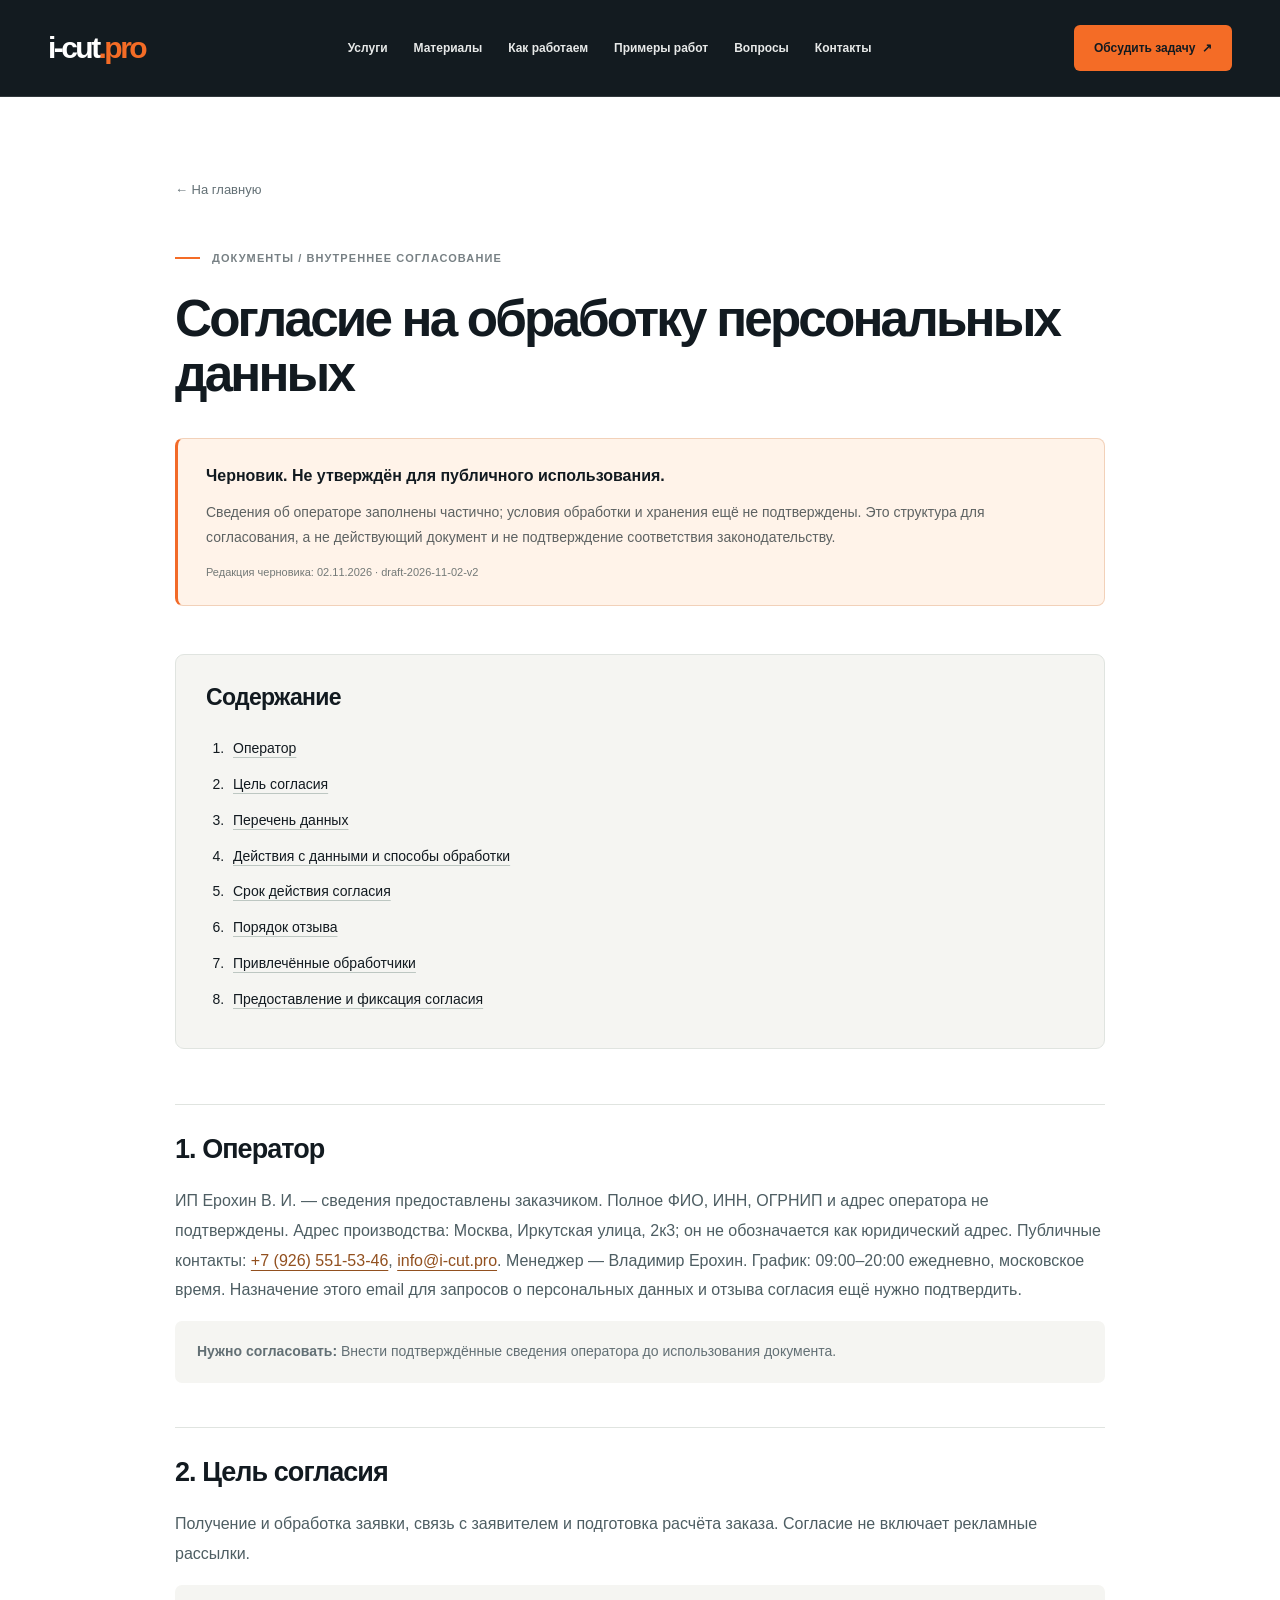
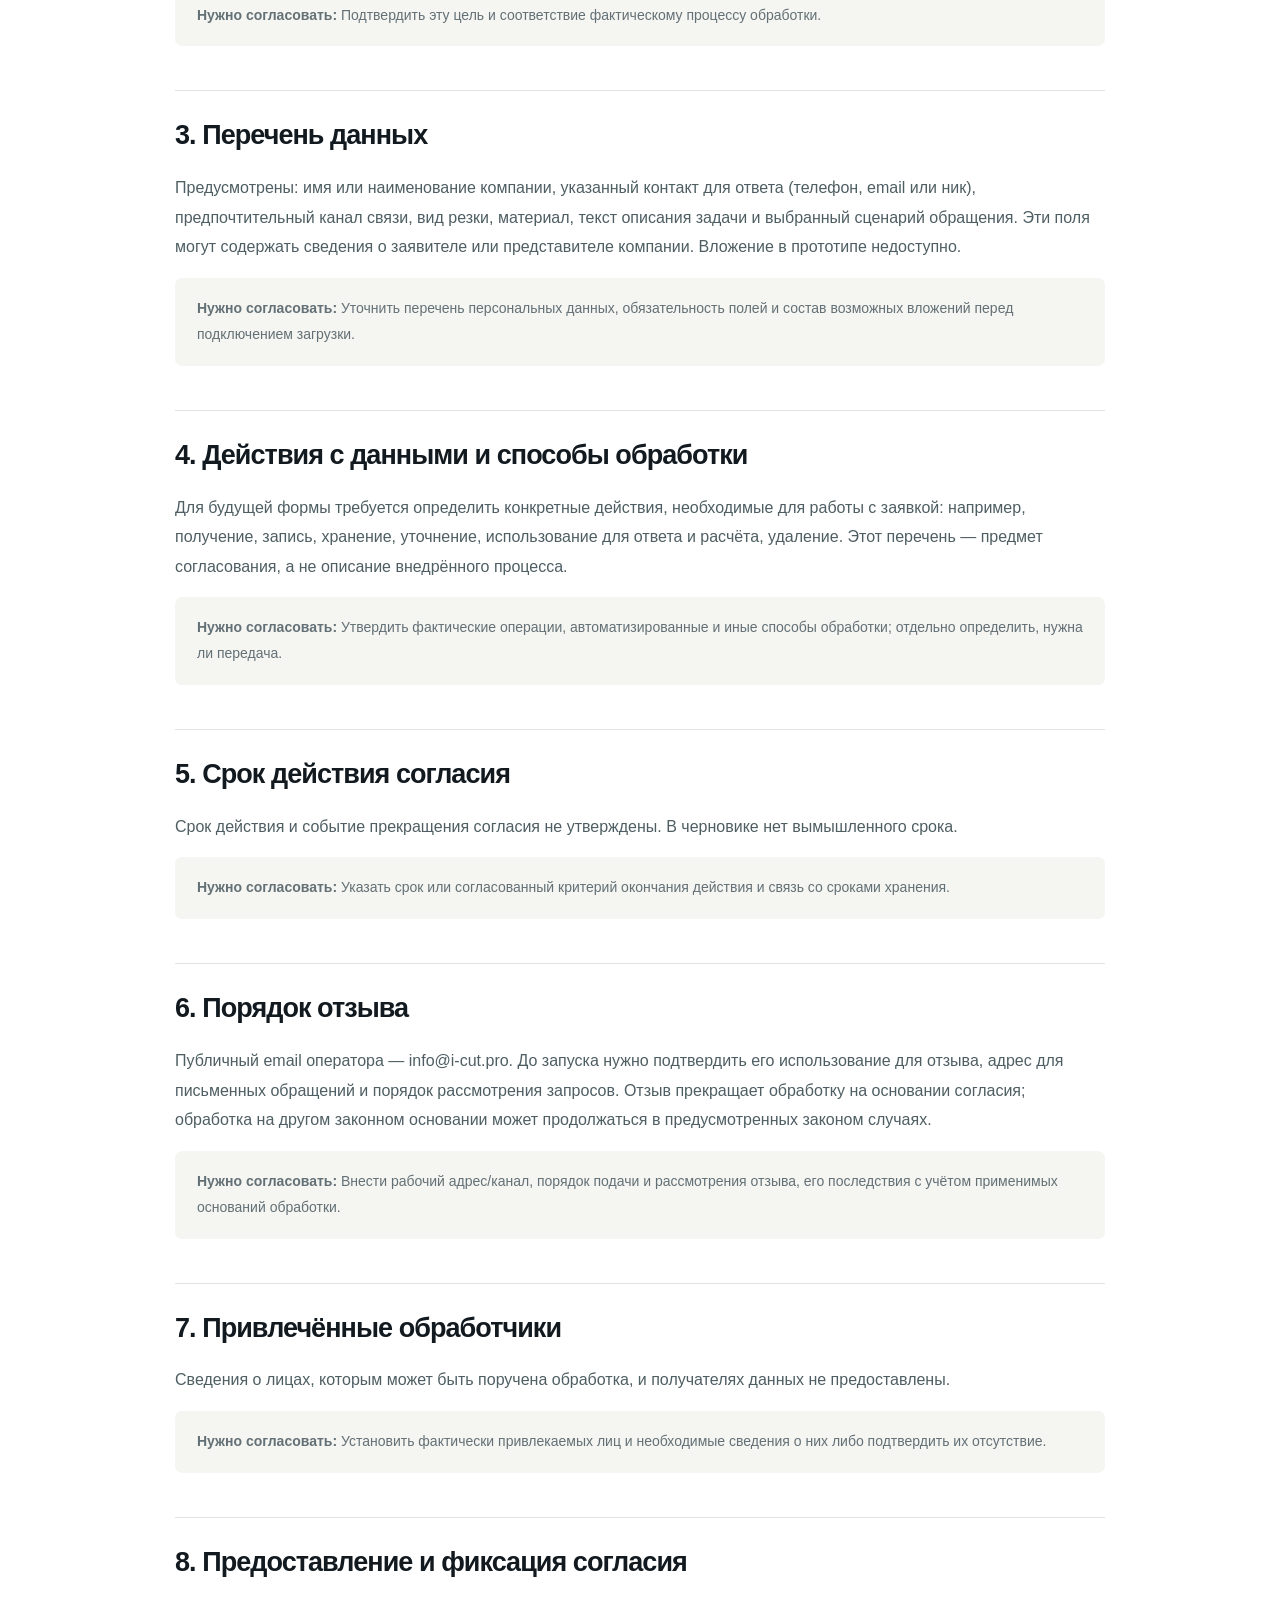
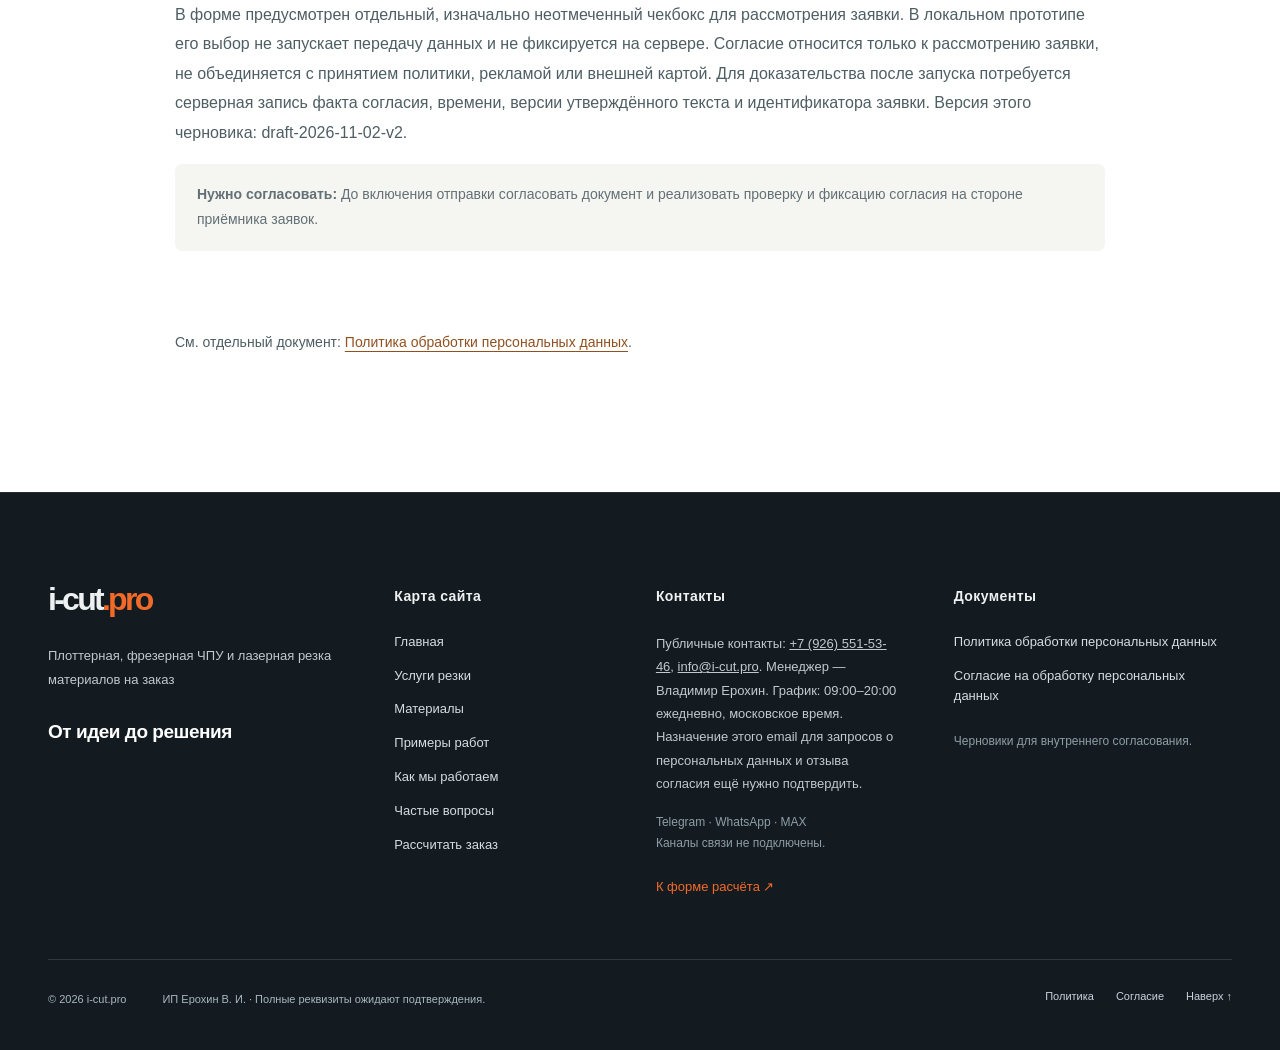
<file: personal-data-consent.html>
<!doctype html>
<html lang="ru">
<head>
<meta charset="utf-8">
<meta name="viewport" content="width=device-width, initial-scale=1">
<meta name="robots" content="noindex, nofollow, noarchive">
<meta name="theme-color" content="#131B20">
<title>Согласие на обработку персональных данных — черновик | i-cut.pro</title>
<link rel="icon" href="data:,">
<link rel="stylesheet" href="v3.css?v=preview-20261104-1">
<link rel="stylesheet" href="legal.css?v=preview-20261104-1">
<script src="legal-ui.js?v=preview-20261104-1" defer>
</script>
<script src="analytics-config.js?v=preview-20261104-1" defer></script>
<script src="analytics.js?v=preview-20261104-1" defer></script>
</head>
<body class="legal-page">
<a class="skip-link" href="#legal-main">К содержанию</a>
<div class="legal-header"><div class="shell"><header class="header">
      <a class="logo" href="index.html?v=preview-20261104-1#top" aria-label="i-cut.pro">i-cut<span>.pro</span></a>
      <button class="menu-button" type="button" aria-expanded="false" aria-controls="site-nav" aria-label="Открыть меню">Меню ☰</button>
      <nav id="site-nav" class="nav-links" aria-label="Основная навигация"><a href="index.html?v=preview-20261104-1#services">Услуги</a><a href="index.html?v=preview-20261104-1#materials">Материалы</a><a href="index.html?v=preview-20261104-1#process">Как работаем</a><a href="index.html?v=preview-20261104-1#portfolio">Примеры работ</a><a href="index.html?v=preview-20261104-1#faq">Вопросы</a><a href="index.html?v=preview-20261104-1#production">Контакты</a></nav>
      <a class="nav-cta" href="index.html?v=preview-20261104-1#contact">Обсудить задачу &nbsp;↗</a>
    </header></div></div>
<main id="legal-main" class="legal-main">
<div class="shell">
<a class="legal-back" href="index.html?v=preview-20261104-1#top">← На главную</a>
<div class="legal-title">
<p class="eyebrow">Документы / внутреннее согласование</p>
<h1>Согласие на обработку персональных данных</h1>
</div>
<aside class="draft-banner" aria-label="Статус документа">
<strong>Черновик. Не утверждён для публичного использования.</strong>
<p>Сведения об операторе заполнены частично; условия обработки и хранения ещё не подтверждены. Это структура для согласования, а не действующий документ и не подтверждение соответствия законодательству.</p>
<small>Редакция черновика: 02.11.2026 · draft-2026-11-02-v2</small>
</aside>
<nav class="legal-toc" aria-label="Содержание документа">
<h2>Содержание</h2>
<ol>
<li>
<a href="#section-1">Оператор</a>
</li>
<li>
<a href="#section-2">Цель согласия</a>
</li>
<li>
<a href="#section-3">Перечень данных</a>
</li>
<li>
<a href="#section-4">Действия с данными и способы обработки</a>
</li>
<li>
<a href="#section-5">Срок действия согласия</a>
</li>
<li>
<a href="#section-6">Порядок отзыва</a>
</li>
<li>
<a href="#section-7">Привлечённые обработчики</a>
</li>
<li>
<a href="#section-8">Предоставление и фиксация согласия</a>
</li>
</ol>
</nav>
<article class="legal-copy">
<section id="section-1">
<h2>1. Оператор</h2>
<p>ИП Ерохин В. И. — сведения предоставлены заказчиком. Полное ФИО, ИНН, ОГРНИП и адрес оператора не подтверждены. Адрес производства: Москва, Иркутская улица, 2к3; он не обозначается как юридический адрес. Публичные контакты: <a href="tel:+79265515346">+7 (926) 551-53-46</a>, <a href="mailto:info@i-cut.pro">info@i-cut.pro</a>. Менеджер — Владимир Ерохин. График: 09:00–20:00 ежедневно, московское время. Назначение этого email для запросов о персональных данных и отзыва согласия ещё нужно подтвердить.</p>
<p class="legal-missing">
<strong>Нужно согласовать:</strong> Внести подтверждённые сведения оператора до использования документа.</p>
</section>
<section id="section-2">
<h2>2. Цель согласия</h2>
<p>Получение и обработка заявки, связь с заявителем и подготовка расчёта заказа. Согласие не включает рекламные рассылки.</p>
<p class="legal-missing">
<strong>Нужно согласовать:</strong> Подтвердить эту цель и соответствие фактическому процессу обработки.</p>
</section>
<section id="section-3">
<h2>3. Перечень данных</h2>
<p>Предусмотрены: имя или наименование компании, указанный контакт для ответа (телефон, email или ник), предпочтительный канал связи, вид резки, материал, текст описания задачи и выбранный сценарий обращения. Эти поля могут содержать сведения о заявителе или представителе компании. Вложение в прототипе недоступно.</p>
<p class="legal-missing">
<strong>Нужно согласовать:</strong> Уточнить перечень персональных данных, обязательность полей и состав возможных вложений перед подключением загрузки.</p>
</section>
<section id="section-4">
<h2>4. Действия с данными и способы обработки</h2>
<p>Для будущей формы требуется определить конкретные действия, необходимые для работы с заявкой: например, получение, запись, хранение, уточнение, использование для ответа и расчёта, удаление. Этот перечень — предмет согласования, а не описание внедрённого процесса.</p>
<p class="legal-missing">
<strong>Нужно согласовать:</strong> Утвердить фактические операции, автоматизированные и иные способы обработки; отдельно определить, нужна ли передача.</p>
</section>
<section id="section-5">
<h2>5. Срок действия согласия</h2>
<p>Срок действия и событие прекращения согласия не утверждены. В черновике нет вымышленного срока.</p>
<p class="legal-missing">
<strong>Нужно согласовать:</strong> Указать срок или согласованный критерий окончания действия и связь со сроками хранения.</p>
</section>
<section id="section-6">
<h2>6. Порядок отзыва</h2>
<p>Публичный email оператора — info@i-cut.pro. До запуска нужно подтвердить его использование для отзыва, адрес для письменных обращений и порядок рассмотрения запросов. Отзыв прекращает обработку на основании согласия; обработка на другом законном основании может продолжаться в предусмотренных законом случаях.</p>
<p class="legal-missing">
<strong>Нужно согласовать:</strong> Внести рабочий адрес/канал, порядок подачи и рассмотрения отзыва, его последствия с учётом применимых оснований обработки.</p>
</section>
<section id="section-7">
<h2>7. Привлечённые обработчики</h2>
<p>Сведения о лицах, которым может быть поручена обработка, и получателях данных не предоставлены.</p>
<p class="legal-missing">
<strong>Нужно согласовать:</strong> Установить фактически привлекаемых лиц и необходимые сведения о них либо подтвердить их отсутствие.</p>
</section>
<section id="section-8">
<h2>8. Предоставление и фиксация согласия</h2>
<p>В форме предусмотрен отдельный, изначально неотмеченный чекбокс для рассмотрения заявки. В локальном прототипе его выбор не запускает передачу данных и не фиксируется на сервере. Согласие относится только к рассмотрению заявки, не объединяется с принятием политики, рекламой или внешней картой. Для доказательства после запуска потребуется серверная запись факта согласия, времени, версии утверждённого текста и идентификатора заявки. Версия этого черновика: draft-2026-11-02-v2.</p>
<p class="legal-missing">
<strong>Нужно согласовать:</strong> До включения отправки согласовать документ и реализовать проверку и фиксацию согласия на стороне приёмника заявок.</p>
</section>
<p class="legal-related">См. отдельный документ: <a href="privacy.html?v=preview-20261104-1">Политика обработки персональных данных</a>.</p>
</article>
</div>
</main>
<footer class="site-footer">
<div class="shell">
<div class="footer-grid">
<section class="footer-company" aria-label="Компания">
<a class="logo" href="index.html?v=preview-20261104-1#top" aria-label="i-cut.pro — главная">i-cut<span>.pro</span>
</a>
<p>Плоттерная, фрезерная ЧПУ и лазерная резка материалов на заказ</p>
<p class="footer-slogan">От идеи до решения</p>
</section>
<nav class="footer-nav" aria-label="Карта сайта">
<h2>Карта сайта</h2>
<a href="index.html?v=preview-20261104-1#top">Главная</a>
<a href="index.html?v=preview-20261104-1#services">Услуги резки</a>
<a href="index.html?v=preview-20261104-1#materials">Материалы</a>
<a href="index.html?v=preview-20261104-1#portfolio">Примеры работ</a>
<a href="index.html?v=preview-20261104-1#process">Как мы работаем</a>
<a href="index.html?v=preview-20261104-1#faq">Частые вопросы</a>
<a href="index.html?v=preview-20261104-1#contact">Рассчитать заказ</a>
</nav>
<section class="footer-contacts" aria-labelledby="footer-contacts-title">
<h2 id="footer-contacts-title">Контакты</h2>
<p>Публичные контакты: <a href="tel:+79265515346">+7 (926) 551-53-46</a>, <a href="mailto:info@i-cut.pro">info@i-cut.pro</a>. Менеджер — Владимир Ерохин. График: 09:00–20:00 ежедневно, московское время. Назначение этого email для запросов о персональных данных и отзыва согласия ещё нужно подтвердить.</p>
<p class="footer-muted">Telegram · WhatsApp · MAX<br>Каналы связи не подключены.</p>
<a class="footer-inquiry" href="index.html?v=preview-20261104-1#contact">К форме расчёта ↗</a>
</section>
<nav class="footer-documents" aria-label="Документы">
<h2>Документы</h2>
<a href="privacy.html?v=preview-20261104-1">Политика обработки персональных данных</a>
<a href="personal-data-consent.html?v=preview-20261104-1">Согласие на обработку персональных данных</a>
<p class="footer-muted">Черновики для внутреннего согласования.</p>
</nav>
</div>
<div class="footer-bottom">
<p>© 2026 i-cut.pro</p>
<p>ИП Ерохин В. И. · Полные реквизиты ожидают подтверждения.</p>
<div>
<a href="privacy.html?v=preview-20261104-1">Политика</a>
<a href="personal-data-consent.html?v=preview-20261104-1">Согласие</a>
<a href="index.html?v=preview-20261104-1#top">Наверх ↑</a>
</div>
</div>
</div>
</footer>
</body>
</html>
</file>
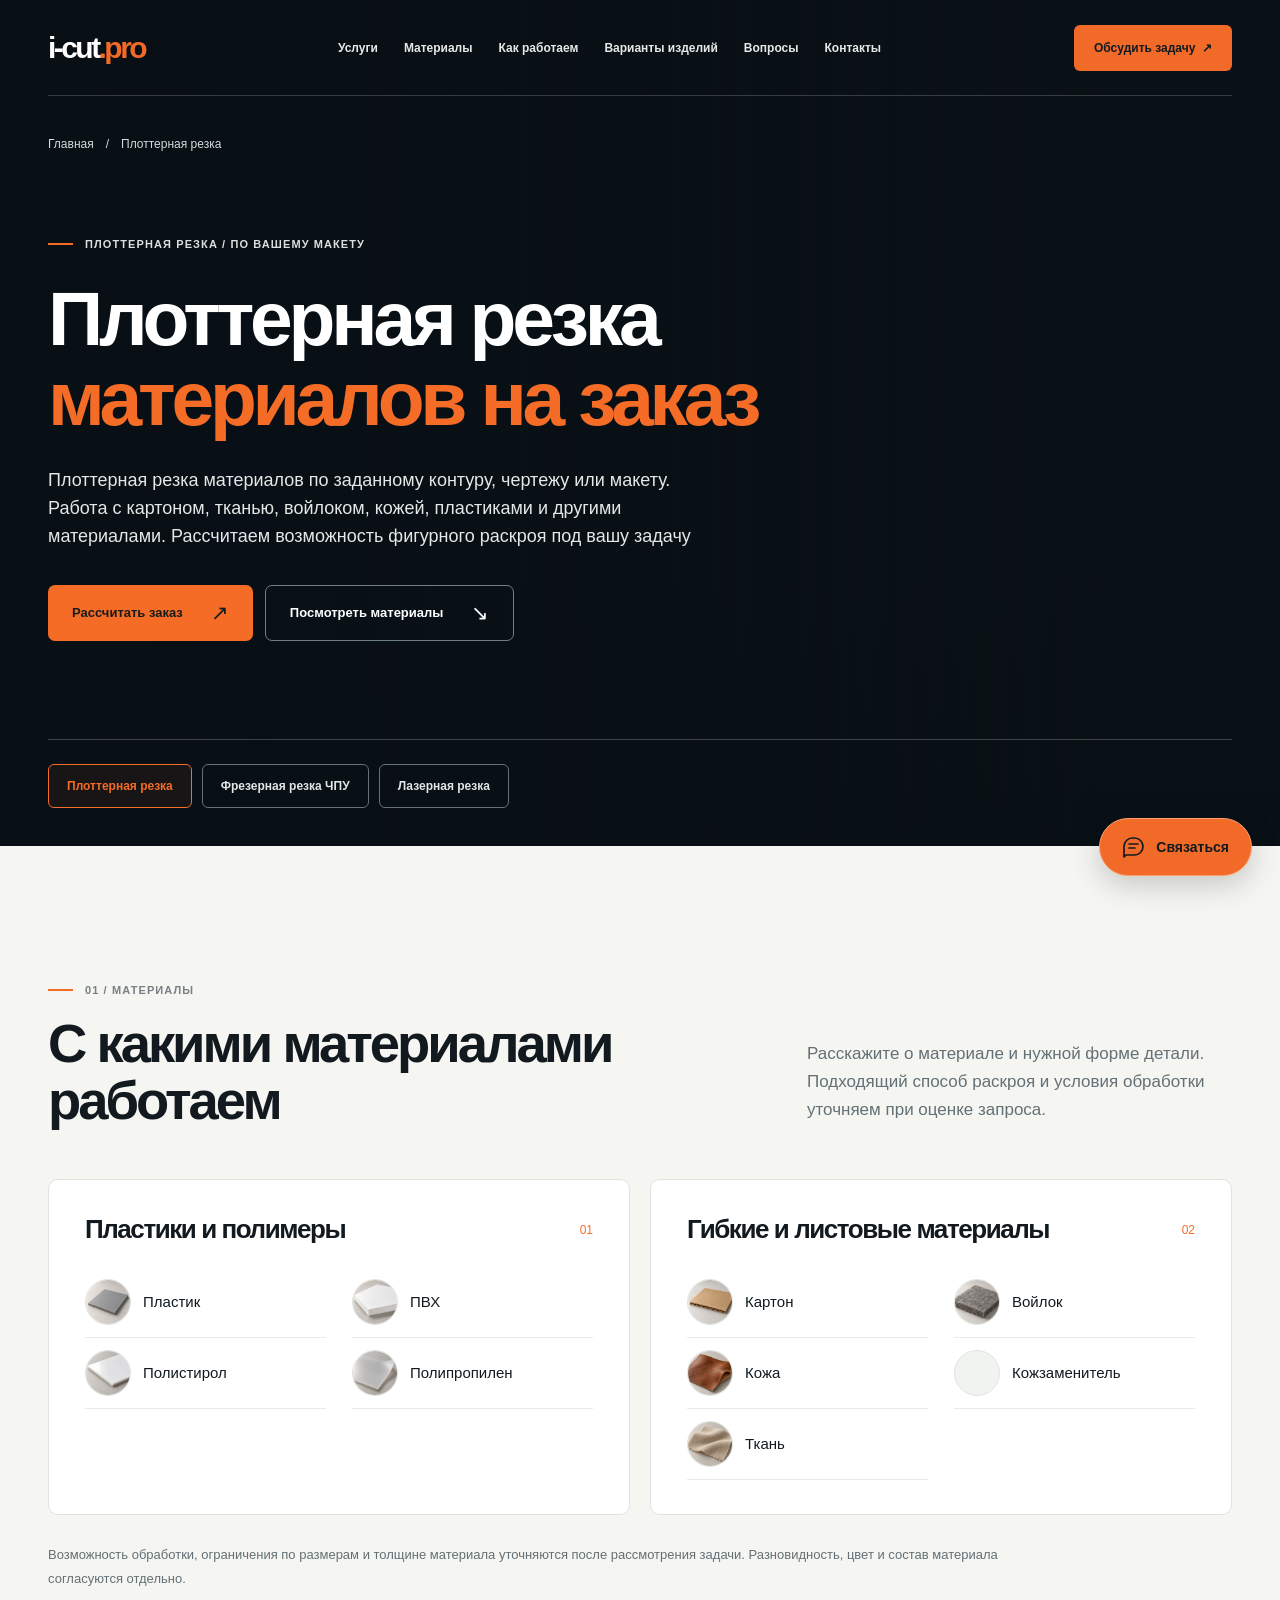
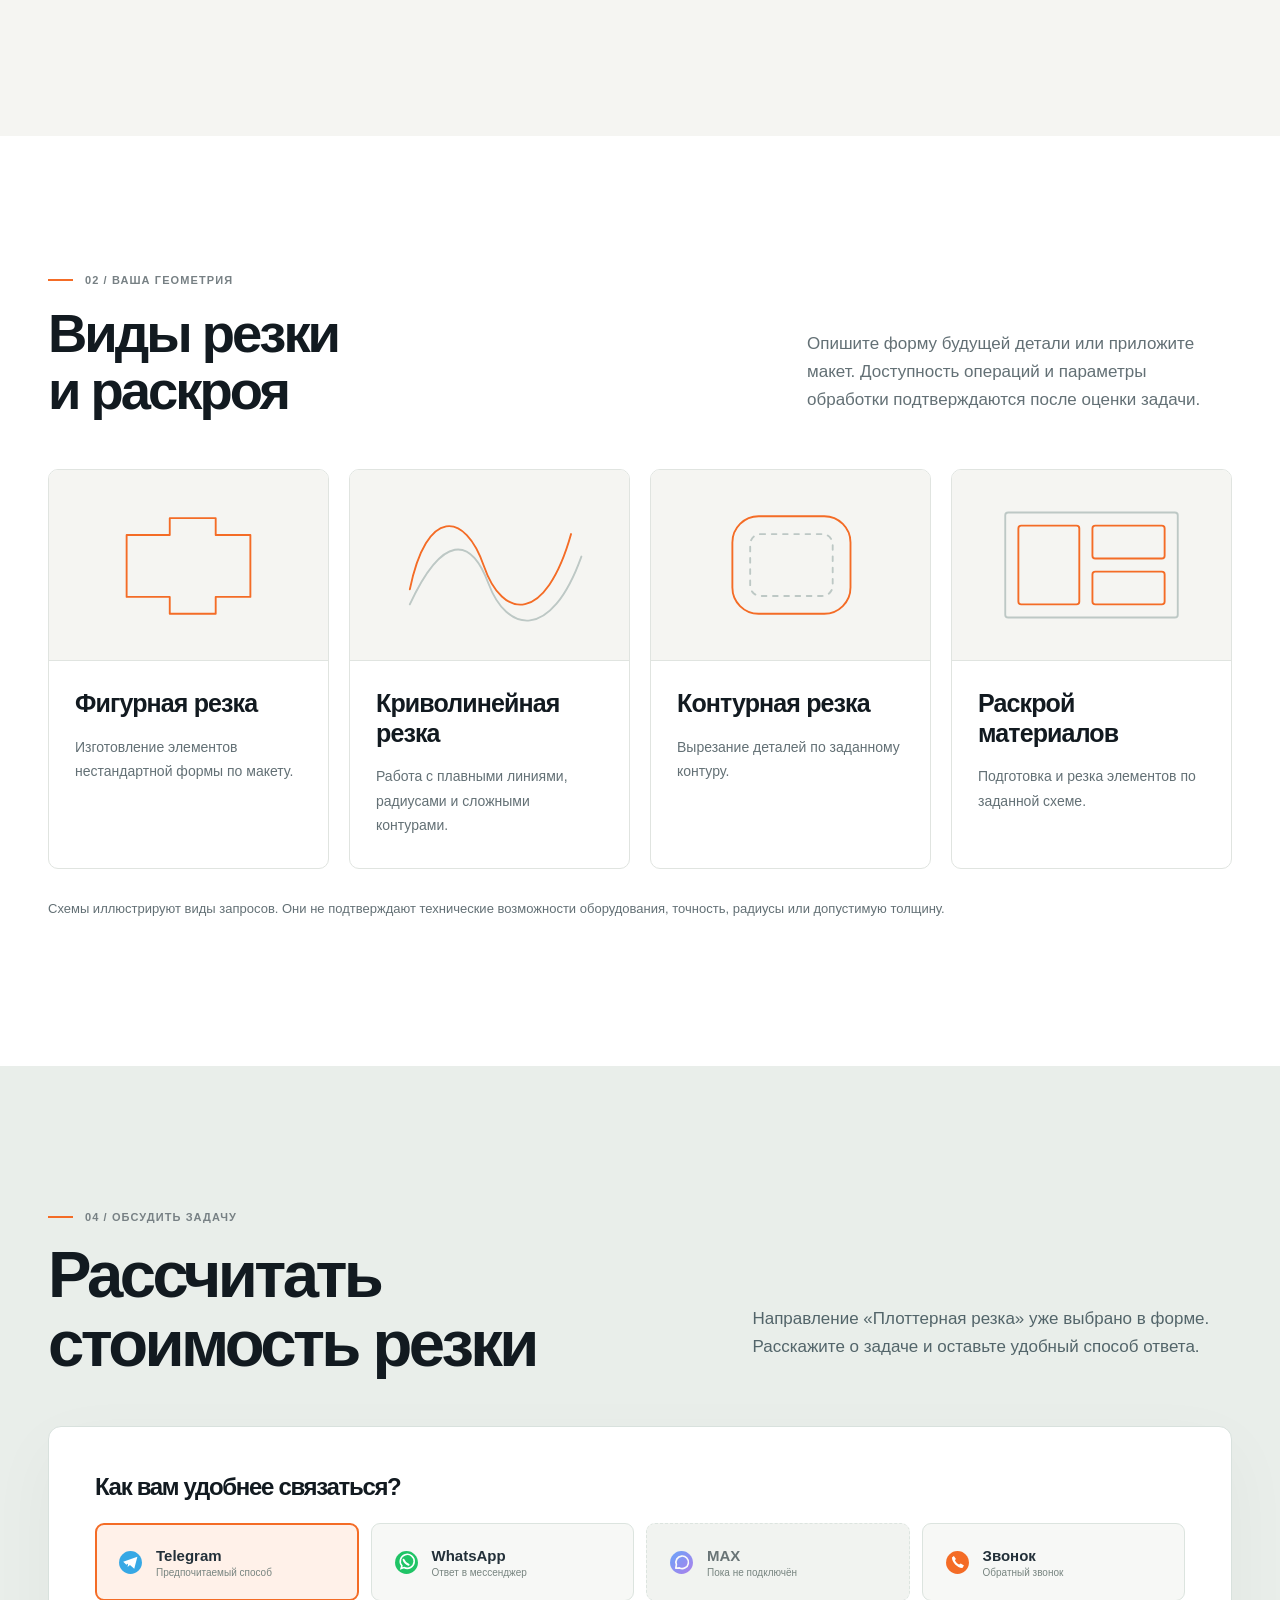
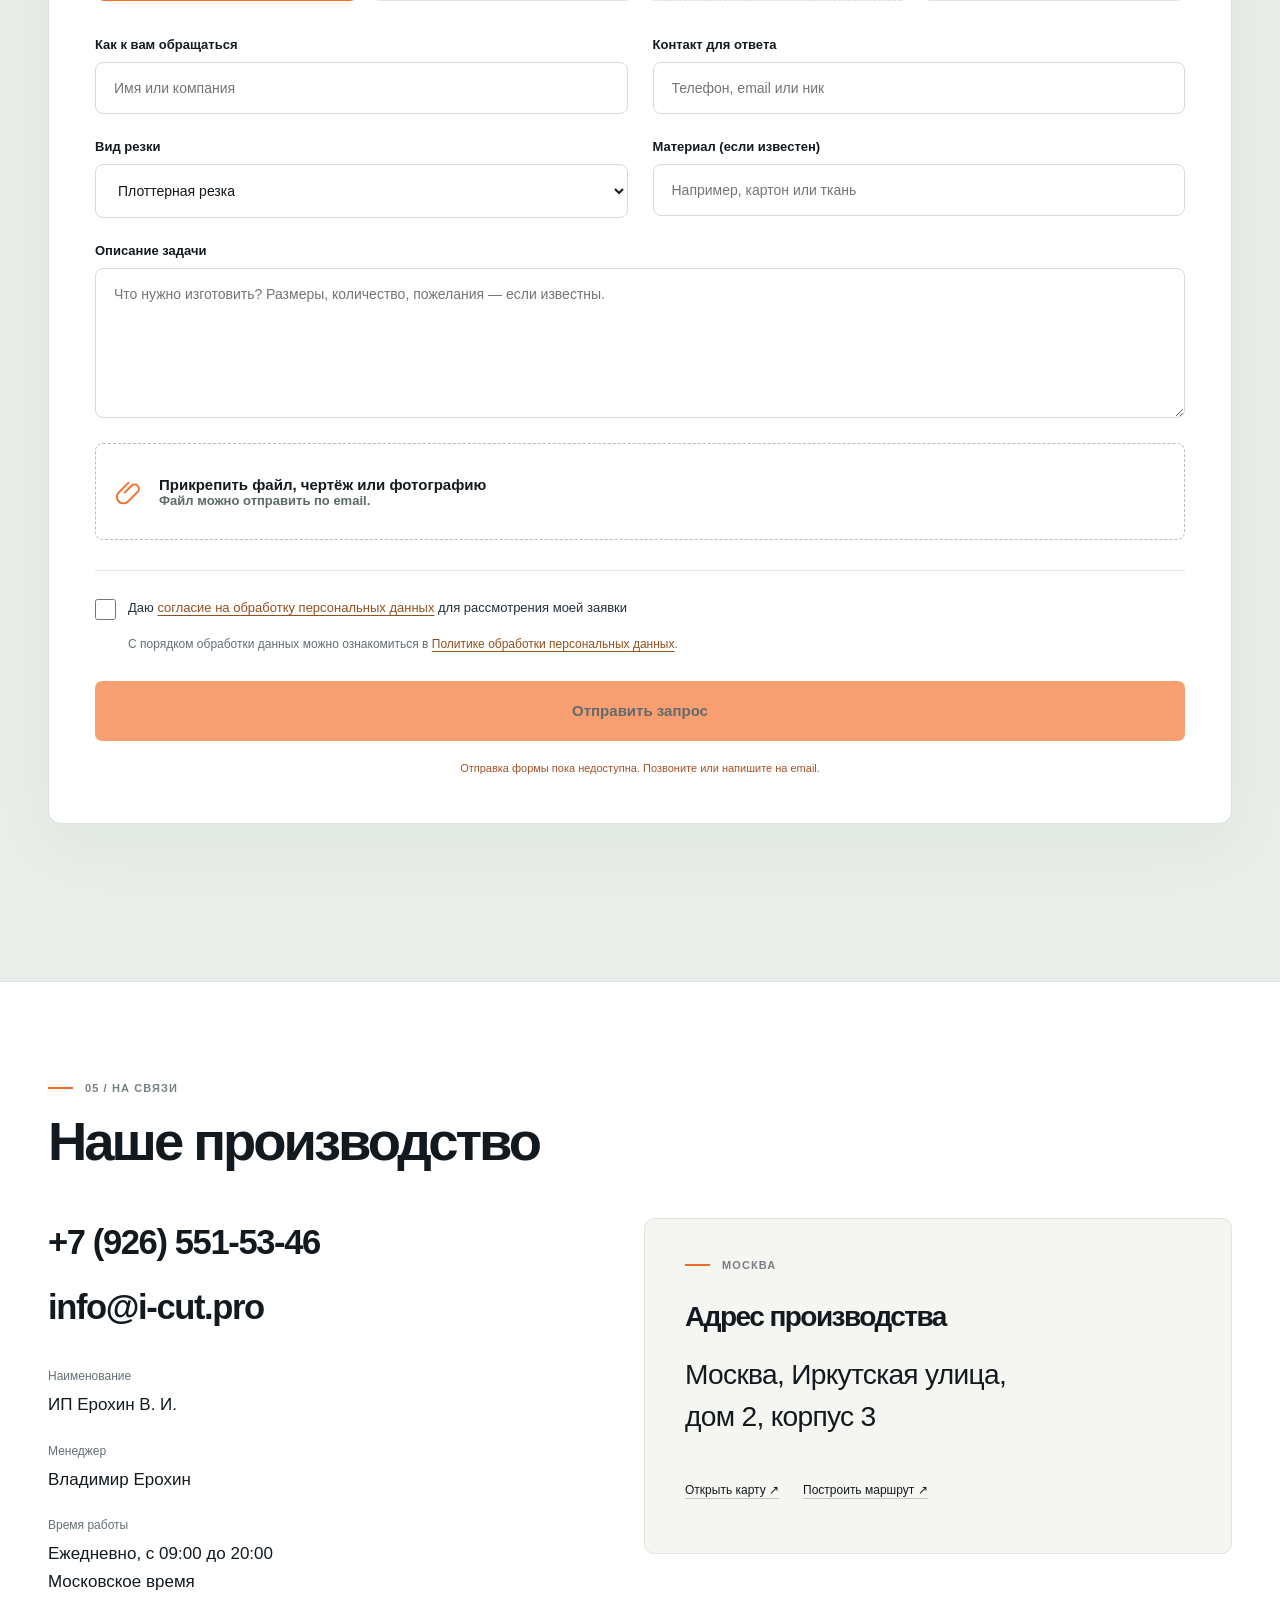
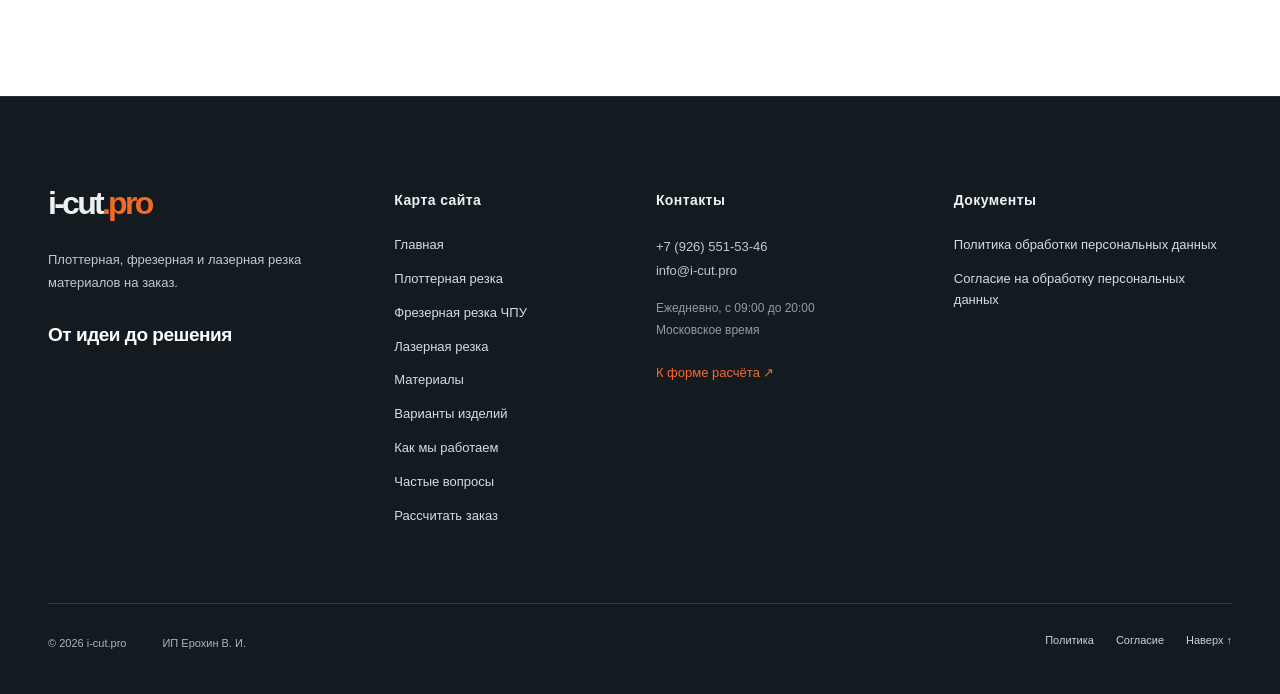
<file: plotter-cutting.html>
<!doctype html>
<html lang="ru">
<head>
<meta charset="utf-8">
<meta name="viewport" content="width=device-width, initial-scale=1">
<meta name="robots" content="noindex, nofollow, noarchive">
<meta name="theme-color" content="#11191e">
<title>Плоттерная резка картона, ткани и пластика | i-cut.pro</title>
<meta name="description" content="Плоттерная и контурная резка картона, ткани, кожи, войлока, пластика и других материалов. Фигурная резка и раскрой по макету на заказ">
<!-- Будущий canonical: включить только при согласованной публикации на финальном HTTPS-адресе.
<link rel="canonical" href="https://i-cut.pro/plotter-cutting.html">
-->
<link rel="icon" href="data:,">
<link rel="stylesheet" href="v3.css?v=preview-20261104-1">
<link rel="stylesheet" href="legal.css?v=preview-20261104-1">
<link rel="stylesheet" href="site-chrome.css?v=preview-20261104-1">
<link rel="stylesheet" href="sticky-images.css?v=preview-20261104-1">
<link rel="stylesheet" href="technology-pages.css?v=preview-20261104-1">
<script src="v3.js?v=preview-20261104-1" defer></script>
<script src="legal-ui.js?v=preview-20261104-1" defer></script>
<script src="sticky-header.js?v=preview-20261104-1" defer></script>
<script src="analytics-config.js?v=preview-20261104-1" defer></script>
<script src="analytics.js?v=preview-20261104-1" defer></script>
<script src="inquiry-config.js?v=preview-20261104-1" defer></script>
<script src="inquiry-form.js?v=preview-20261104-1" defer></script>
</head>
<body class="technology-page technology-page--plotter">
<a class="skip-link" href="#main">К содержанию</a>
<main id="main">
<section class="hero" id="top">
<picture class="technology-visual"><source media="(max-width: 767px)" srcset="assets/images/services/cards/plotter.webp"><img src="assets/images/services/banners/plotter.webp" width="2400" height="900" alt="Сгенерированная иллюстрация: режущий узел над прозрачным акрилом" fetchpriority="high" decoding="async"></picture>
<div class="shell">
<header class="header">
      <a class="logo" href="index.html?v=preview-20261104-1#top" aria-label="i-cut.pro">i-cut<span>.pro</span></a>
      <button class="menu-button" type="button" aria-expanded="false" aria-controls="site-nav" aria-label="Открыть меню">Меню ☰</button>
      <nav id="site-nav" class="nav-links" aria-label="Основная навигация"><a href="index.html?v=preview-20261104-1#services">Услуги</a><a href="#materials">Материалы</a><a href="index.html?v=preview-20261104-1#process">Как работаем</a><a href="index.html?v=preview-20261104-1#portfolio">Варианты изделий</a><a href="index.html?v=preview-20261104-1#faq">Вопросы</a><a href="#production">Контакты</a></nav>
      <a class="nav-cta" href="#contact">Обсудить задачу &nbsp;↗</a>
    </header>
<nav class="breadcrumbs" aria-label="Хлебные крошки"><a href="index.html?v=preview-20261104-1">Главная</a><span aria-hidden="true">/</span><span aria-current="page">Плоттерная резка</span></nav>
<div class="hero-body"><div class="eyebrow">ПЛОТТЕРНАЯ РЕЗКА / ПО ВАШЕМУ МАКЕТУ</div><h1>Плоттерная резка<br><span>материалов на заказ</span></h1><p class="hero-lede">Плоттерная резка материалов по заданному контуру, чертежу или макету. Работа с картоном, тканью, войлоком, кожей, пластиками и другими материалами. Рассчитаем возможность фигурного раскроя под вашу задачу</p><div class="hero-actions"><a class="btn btn-orange" href="#contact">Рассчитать заказ <span class="arrow">↗</span></a><a class="btn btn-outline-dark" href="#materials">Посмотреть материалы <span class="arrow">↘</span></a></div></div>
<div class="hero-bottom"><nav class="technology-links" aria-label="Технологии резки"><a href="plotter-cutting.html?v=preview-20261104-1" aria-current="page">Плоттерная резка</a><a href="cnc-milling.html?v=preview-20261104-1">Фрезерная резка ЧПУ</a><a href="laser-cutting.html?v=preview-20261104-1">Лазерная резка</a></nav></div>
</div></section>
<section class="section technology-materials" id="materials"><div class="shell"><div class="section-top"><div><div class="eyebrow">01 / МАТЕРИАЛЫ</div><h2>С какими материалами работаем</h2></div><p>Расскажите о материале и нужной форме детали. Подходящий способ раскроя и условия обработки уточняем при оценке запроса.</p></div><div class="material-groups"><article class="material-group"><div class="group-top"><h3>Пластики и полимеры</h3><span class="group-mark">01</span></div><ul class="material-list"><li data-material><img class="material-thumb" src="assets/material-thumbs/plastic.webp" width="512" height="512" alt="Сгенерированный образец: пластик" loading="lazy" decoding="async"><span class="material-name">Пластик</span></li><li data-material><img class="material-thumb" src="assets/material-thumbs/pvc.webp" width="512" height="512" alt="Сгенерированный образец: пвх" loading="lazy" decoding="async"><span class="material-name">ПВХ</span></li><li data-material><img class="material-thumb" src="assets/material-thumbs/polystyrene.webp" width="512" height="512" alt="Сгенерированный образец: полистирол" loading="lazy" decoding="async"><span class="material-name">Полистирол</span></li><li data-material><img class="material-thumb" src="assets/material-thumbs/polypropylene.webp" width="512" height="512" alt="Сгенерированный образец: полипропилен" loading="lazy" decoding="async"><span class="material-name">Полипропилен</span></li></ul></article><article class="material-group"><div class="group-top"><h3>Гибкие и листовые материалы</h3><span class="group-mark">02</span></div><ul class="material-list"><li data-material><img class="material-thumb" src="assets/material-thumbs/cardboard.webp" width="512" height="512" alt="Сгенерированный образец: картон" loading="lazy" decoding="async"><span class="material-name">Картон</span></li><li data-material><img class="material-thumb" src="assets/material-thumbs/felt.webp" width="512" height="512" alt="Сгенерированный образец: войлок" loading="lazy" decoding="async"><span class="material-name">Войлок</span></li><li data-material><img class="material-thumb" src="assets/material-thumbs/leather.webp" width="512" height="512" alt="Сгенерированный образец: кожа" loading="lazy" decoding="async"><span class="material-name">Кожа</span></li><li data-material><img class="material-thumb" src="assets/material-thumbs/faux-leather.webp" width="512" height="512" alt="Сгенерированный образец: кожзаменитель" loading="lazy" decoding="async"><span class="material-name">Кожзаменитель</span></li><li data-material><img class="material-thumb" src="assets/material-thumbs/fabric.webp" width="512" height="512" alt="Сгенерированный образец: ткань" loading="lazy" decoding="async"><span class="material-name">Ткань</span></li></ul></article></div><p class="technology-footnote">Возможность обработки, ограничения по размерам и толщине материала уточняются после рассмотрения задачи. Разновидность, цвет и состав материала согласуются отдельно.</p></div></section>
<section class="section" id="cutting-types"><div class="shell"><div class="section-top"><div><div class="eyebrow">02 / ВАША ГЕОМЕТРИЯ</div><h2>Виды резки<br>и раскроя</h2></div><p>Опишите форму будущей детали или приложите макет. Доступность операций и параметры обработки подтверждаются после оценки задачи.</p></div><div class="cutting-grid"><article class="cutting-card"><div class="cutting-visual"><svg viewBox="0 0 240 160" aria-hidden="true" stroke="#f46c26" stroke-width="2"><path d="M54 114V48h46V30h49v18h37v66h-37v18h-49v-18Z"/></svg></div><div class="cutting-copy"><h3>Фигурная резка</h3><p>Изготовление элементов нестандартной формы по макету.</p></div></article><article class="cutting-card"><div class="cutting-visual"><svg viewBox="0 0 240 160" aria-hidden="true" stroke="#f46c26" stroke-width="2"><path d="M35 106C53 18 94 23 114 81S180 143 207 47"/><path d="M35 122C70 47 100 49 119 100S185 163 218 71" stroke="#bdc8c5"/></svg></div><div class="cutting-copy"><h3>Криволинейная резка</h3><p>Работа с плавными линиями, радиусами и сложными контурами.</p></div></article><article class="cutting-card"><div class="cutting-visual"><svg viewBox="0 0 240 160" aria-hidden="true" stroke="#f46c26" stroke-width="2"><rect x="58" y="28" width="126" height="104" rx="28"/><rect x="77" y="47" width="88" height="66" rx="11" stroke-dasharray="5 7" stroke="#bdc8c5"/></svg></div><div class="cutting-copy"><h3>Контурная резка</h3><p>Вырезание деталей по заданному контуру.</p></div></article><article class="cutting-card"><div class="cutting-visual"><svg viewBox="0 0 240 160" aria-hidden="true" stroke="#f46c26" stroke-width="2"><rect x="28" y="24" width="184" height="112" rx="3" stroke="#bdc8c5"/><rect x="42" y="38" width="65" height="84" rx="3"/><rect x="121" y="38" width="77" height="35" rx="3"/><rect x="121" y="87" width="77" height="35" rx="3"/></svg></div><div class="cutting-copy"><h3>Раскрой материалов</h3><p>Подготовка и резка элементов по заданной схеме.</p></div></article></div><p class="technology-footnote">Схемы иллюстрируют виды запросов. Они не подтверждают технические возможности оборудования, точность, радиусы или допустимую толщину.</p></div></section>
<section class="contact" id="contact"><div class="shell"><div class="contact-head"><div><div class="eyebrow">04 / ОБСУДИТЬ ЗАДАЧУ</div><h2>Рассчитать<br>стоимость резки</h2></div><p>Направление «Плоттерная резка» уже выбрано в форме. Расскажите о задаче и оставьте удобный способ ответа.</p></div><form method="dialog" class="contact-form" aria-label="Форма запроса расчёта" aria-describedby="demo-status">
      <div class="form-top"><h3>Как вам удобнее связаться?</h3></div>
      <input type="hidden" name="preferred_method" value="Telegram">
      <input type="hidden" name="starting_point" value="">
      <p class="route-selection" role="status" hidden></p>
      <div class="contact-methods" role="group" aria-label="Предпочитаемый канал для ответа">
        <button class="contact-choice" type="button" aria-pressed="true" data-method="Telegram"><svg viewBox="0 0 24 24" aria-hidden="true"><circle cx="12" cy="12" r="11" fill="#37A8E5"/><path d="M5 11.3 18.6 6.5 15.6 18l-4.1-3.6-2.3 2 .6-4 7.2-4.3-9 6Z" fill="#fff"/></svg><span>Telegram<span class="choice-note">Предпочитаемый способ</span></span></button>
        <button class="contact-choice" type="button" aria-pressed="false" data-method="WhatsApp"><svg viewBox="0 0 24 24" aria-hidden="true"><circle cx="12" cy="12" r="11" fill="#20C466"/><path d="M6.8 17.8l.8-2.6a6.7 6.7 0 1 1 2 1.6z" fill="none" stroke="#fff" stroke-width="1.5"/><path d="M9.2 9.4c.8 2.3 2.4 3.9 4.8 4.7" fill="none" stroke="#fff" stroke-width="1.9" stroke-linecap="round"/></svg><span>WhatsApp<span class="choice-note">Ответ в мессенджер</span></span></button>
        <button class="contact-choice max-choice" type="button" aria-pressed="false" data-method="MAX" disabled aria-describedby="max-channel-status"><svg viewBox="0 0 24 24" aria-hidden="true"><defs><linearGradient id="max-gradient" x1="0" y1="0" x2="1" y2="1"><stop stop-color="#237cff"/><stop offset="1" stop-color="#8a42e8"/></linearGradient></defs><circle cx="12" cy="12" r="11" fill="url(#max-gradient)"/><path d="M6.5 17.5 7.1 14a6 6 0 1 1 3 3.2Z" fill="none" stroke="#fff" stroke-width="1.6" stroke-linejoin="round"/></svg><span>MAX<span class="choice-note" id="max-channel-status">Пока не подключён</span></span></button>
        <button class="contact-choice" type="button" aria-pressed="false" data-method="Звонок"><svg viewBox="0 0 24 24" aria-hidden="true"><circle cx="12" cy="12" r="11" fill="#f46c26"/><path d="M8.5 5.8 6.7 7.2c-.2 4.6 5.5 10.3 10 10l1.5-2.3-3.1-2-1.6 1c-1.9-.8-3.2-2.1-4-4l1-1.3z" fill="#fff"/></svg><span>Звонок<span class="choice-note">Обратный звонок</span></span></button>
      </div>
      <div class="fields">
        <label>Как к вам обращаться<input type="text" name="name" autocomplete="name" placeholder="Имя или компания"></label>
        <label>Контакт для ответа<input type="text" name="contact" autocomplete="off" placeholder="Телефон, email или ник"></label>
        <label>Вид резки<select name="type"><option value="unsure">Нужна консультация</option><option value="plotter" selected>Плоттерная резка</option><option value="milling">Фрезерная резка ЧПУ</option><option value="laser">Лазерная резка</option><option value="shape">Фигурная / контурная резка</option><option value="other">Другая задача по раскрою</option></select></label>
        <label>Материал (если известен)<input type="text" name="material" placeholder="Например, картон или ткань"></label>
        <label class="full">Описание задачи<textarea name="task" placeholder="Что нужно изготовить? Размеры, количество, пожелания — если известны."></textarea></label>
        <label class="attachment full" aria-disabled="true"><svg viewBox="0 0 24 24" aria-hidden="true"><path d="M8 12.5 14.5 6a4 4 0 0 1 5.5 5.8l-9.4 9.4a6 6 0 0 1-8.4-8.5l9.2-9.2" fill="none" stroke="#f46c26" stroke-width="1.7" stroke-linecap="round"/></svg><span><strong>Прикрепить файл, чертёж или фотографию</strong><br>Файл можно отправить по email.</span><input type="file" name="file" disabled aria-describedby="demo-status"></label>
      </div>
      <div class="consent-block">
        <div class="consent-row"><input id="personal-data-agreement" type="checkbox" name="personal_data_consent" value="accepted" required><label for="personal-data-agreement">Даю <a href="personal-data-consent.html?v=preview-20261104-1" target="_blank" rel="noopener">согласие на обработку персональных данных</a> для рассмотрения моей заявки</label></div>
        <p class="consent-policy">С порядком обработки данных можно ознакомиться в <a href="privacy.html?v=preview-20261104-1" target="_blank" rel="noopener">Политике обработки персональных данных</a>.</p>
        
        <input type="hidden" name="consent_document_version" value="draft-2026-10-24-v1">
      </div>
      <button class="form-submit" type="submit" disabled aria-describedby="demo-status">Отправить запрос</button>
      <p class="form-note prototype-warning" id="demo-status">Отправка формы пока недоступна. Позвоните или напишите на email.</p>
      
    </form></div></section>
<section class="section production-contacts line" id="production" aria-labelledby="production-title"><div class="shell">
<div class="section-top"><div><div class="eyebrow">05 / НА СВЯЗИ</div><h2 id="production-title">Наше производство</h2></div></div>
<div class="production-grid"><div class="production-details"><div class="production-direct"><a href="tel:+79265515346">+7 (926) 551-53-46</a><a href="mailto:info@i-cut.pro">info@i-cut.pro</a></div><dl><div><dt>Наименование</dt><dd>ИП Ерохин В. И.</dd></div><div><dt>Менеджер</dt><dd>Владимир Ерохин</dd></div><div><dt>Время работы</dt><dd>Ежедневно, с 09:00 до 20:00<br>Московское время</dd></div></dl></div>
<div class="production-address-card"><div class="eyebrow">Москва</div><h3>Адрес производства</h3><address>Москва, Иркутская улица,<br>дом 2, корпус 3</address><div class="production-map-links"><a href="https://yandex.ru/maps/213/moscow/house/irkutskaya_ulitsa_2k3/Z04YcQ9oS0UAQFtvfXRwdH5mYg==/" target="_blank" rel="noopener noreferrer">Открыть карту ↗</a><a href="https://yandex.ru/maps/?rtext=~55.815256%2C37.788207&amp;rtt=auto" target="_blank" rel="noopener noreferrer">Построить маршрут ↗</a></div></div></div></div></section>
</main>
<footer class="site-footer"><div class="shell"><div class="footer-grid">
<section class="footer-company" aria-label="Компания"><a class="logo" href="index.html?v=preview-20261104-1#top" aria-label="i-cut.pro — главная">i-cut<span>.pro</span></a><p>Плоттерная, фрезерная и лазерная резка материалов на заказ.</p><p class="footer-slogan">От идеи до решения</p></section>
<nav class="footer-nav" aria-label="Карта сайта"><h2>Карта сайта</h2><a href="index.html?v=preview-20261104-1#top">Главная</a><a href="plotter-cutting.html?v=preview-20261104-1">Плоттерная резка</a><a href="cnc-milling.html?v=preview-20261104-1">Фрезерная резка ЧПУ</a><a href="laser-cutting.html?v=preview-20261104-1">Лазерная резка</a><a href="index.html?v=preview-20261104-1#materials">Материалы</a><a href="index.html?v=preview-20261104-1#portfolio">Варианты изделий</a><a href="index.html?v=preview-20261104-1#process">Как мы работаем</a><a href="index.html?v=preview-20261104-1#faq">Частые вопросы</a><a href="#contact">Рассчитать заказ</a></nav>
<section class="footer-contacts" aria-labelledby="footer-contacts-title"><h2 id="footer-contacts-title">Контакты</h2><p><a href="tel:+79265515346">+7 (926) 551-53-46</a><br><a href="mailto:info@i-cut.pro">info@i-cut.pro</a></p><p class="footer-muted">Ежедневно, с 09:00 до 20:00<br>Московское время</p><a class="footer-inquiry" href="#contact">К форме расчёта ↗</a></section>
<nav class="footer-documents" aria-label="Документы"><h2>Документы</h2><a href="privacy.html?v=preview-20261104-1">Политика обработки персональных данных</a><a href="personal-data-consent.html?v=preview-20261104-1">Согласие на обработку персональных данных</a></nav>
</div><div class="footer-bottom"><p>© 2026 i-cut.pro</p><p>ИП Ерохин В. И.</p><div><a href="privacy.html?v=preview-20261104-1">Политика</a><a href="personal-data-consent.html?v=preview-20261104-1">Согласие</a><a href="#top">Наверх ↑</a></div></div></div></footer>


<aside class="quick-contact" aria-label="Быстрая связь">
  <section class="quick-panel" id="quick-panel" aria-labelledby="quick-title" hidden>
    <div class="quick-heading"><h2 id="quick-title">Обсудим вашу задачу</h2><button class="quick-close" type="button" aria-label="Закрыть меню связи">×</button></div>
    <p>Позвоните или напишите нам.</p>
    <div class="quick-options">
      <a href="https://t.me/+79265515346" target="_blank" rel="noopener noreferrer"><span class="quick-dot telegram" aria-hidden="true"><svg viewBox="0 0 24 24"><circle cx="12" cy="12" r="11" fill="#37A8E5"/><path d="M5 11.3 18.6 6.5 15.6 18l-4.1-3.6-2.3 2 .6-4 7.2-4.3-9 6Z" fill="#fff"/></svg></span><span>Telegram<small>Открыть Telegram</small></span><span aria-hidden="true">↗</span></a>
      <a href="https://wa.me/79265515346" target="_blank" rel="noopener noreferrer"><span class="quick-dot whatsapp" aria-hidden="true"><svg viewBox="0 0 24 24"><circle cx="12" cy="12" r="11" fill="#20C466"/><path d="M6.8 17.8l.8-2.6a6.7 6.7 0 1 1 2 1.6z" fill="none" stroke="#fff" stroke-width="1.5"/><path d="M9.2 9.4c.8 2.3 2.4 3.9 4.8 4.7" fill="none" stroke="#fff" stroke-width="1.9" stroke-linecap="round"/></svg></span><span>WhatsApp<small>Открыть WhatsApp</small></span><span aria-hidden="true">↗</span></a>
      <button class="quick-unavailable" type="button" disabled aria-label="MAX — ссылка пока не указана"><span class="quick-dot max" aria-hidden="true"><svg viewBox="0 0 24 24"><defs><linearGradient id="max-quick-gradient" x1="0" y1="0" x2="1" y2="1"><stop stop-color="#237cff"/><stop offset="1" stop-color="#8a42e8"/></linearGradient></defs><circle cx="12" cy="12" r="11" fill="url(#max-quick-gradient)"/><path d="M6.5 17.5 7.1 14a6 6 0 1 1 3 3.2Z" fill="none" stroke="#fff" stroke-width="1.6" stroke-linejoin="round"/></svg></span><span>MAX<small>Ссылка пока не указана</small></span></button>
      <a href="tel:+79265515346"><span class="quick-dot phone" aria-hidden="true">☎</span><span>Позвонить<small>+7 (926) 551-53-46</small></span><span aria-hidden="true">↗</span></a>
      <a href="mailto:info@i-cut.pro"><span class="quick-dot email" aria-hidden="true">@</span><span>Написать на email<small>info@i-cut.pro</small></span><span aria-hidden="true">↗</span></a>
    </div>
  </section>
  <button class="quick-toggle" type="button" aria-expanded="false" aria-controls="quick-panel" aria-label="Открыть меню связи"><svg viewBox="0 0 24 24" width="24" height="24" fill="none" stroke="currentColor" stroke-width="1.7" stroke-linecap="round" stroke-linejoin="round" aria-hidden="true"><path d="M21 11.5a8.5 8.5 0 0 1-8.5 8.5H4l-2 2V11.5A8.5 8.5 0 0 1 10.5 3h2A8.5 8.5 0 0 1 21 11.5Z"/><path d="M7 9h9M7 13h6"/></svg><span>Связаться</span></button>
</aside>

</body>
</html>
</file>
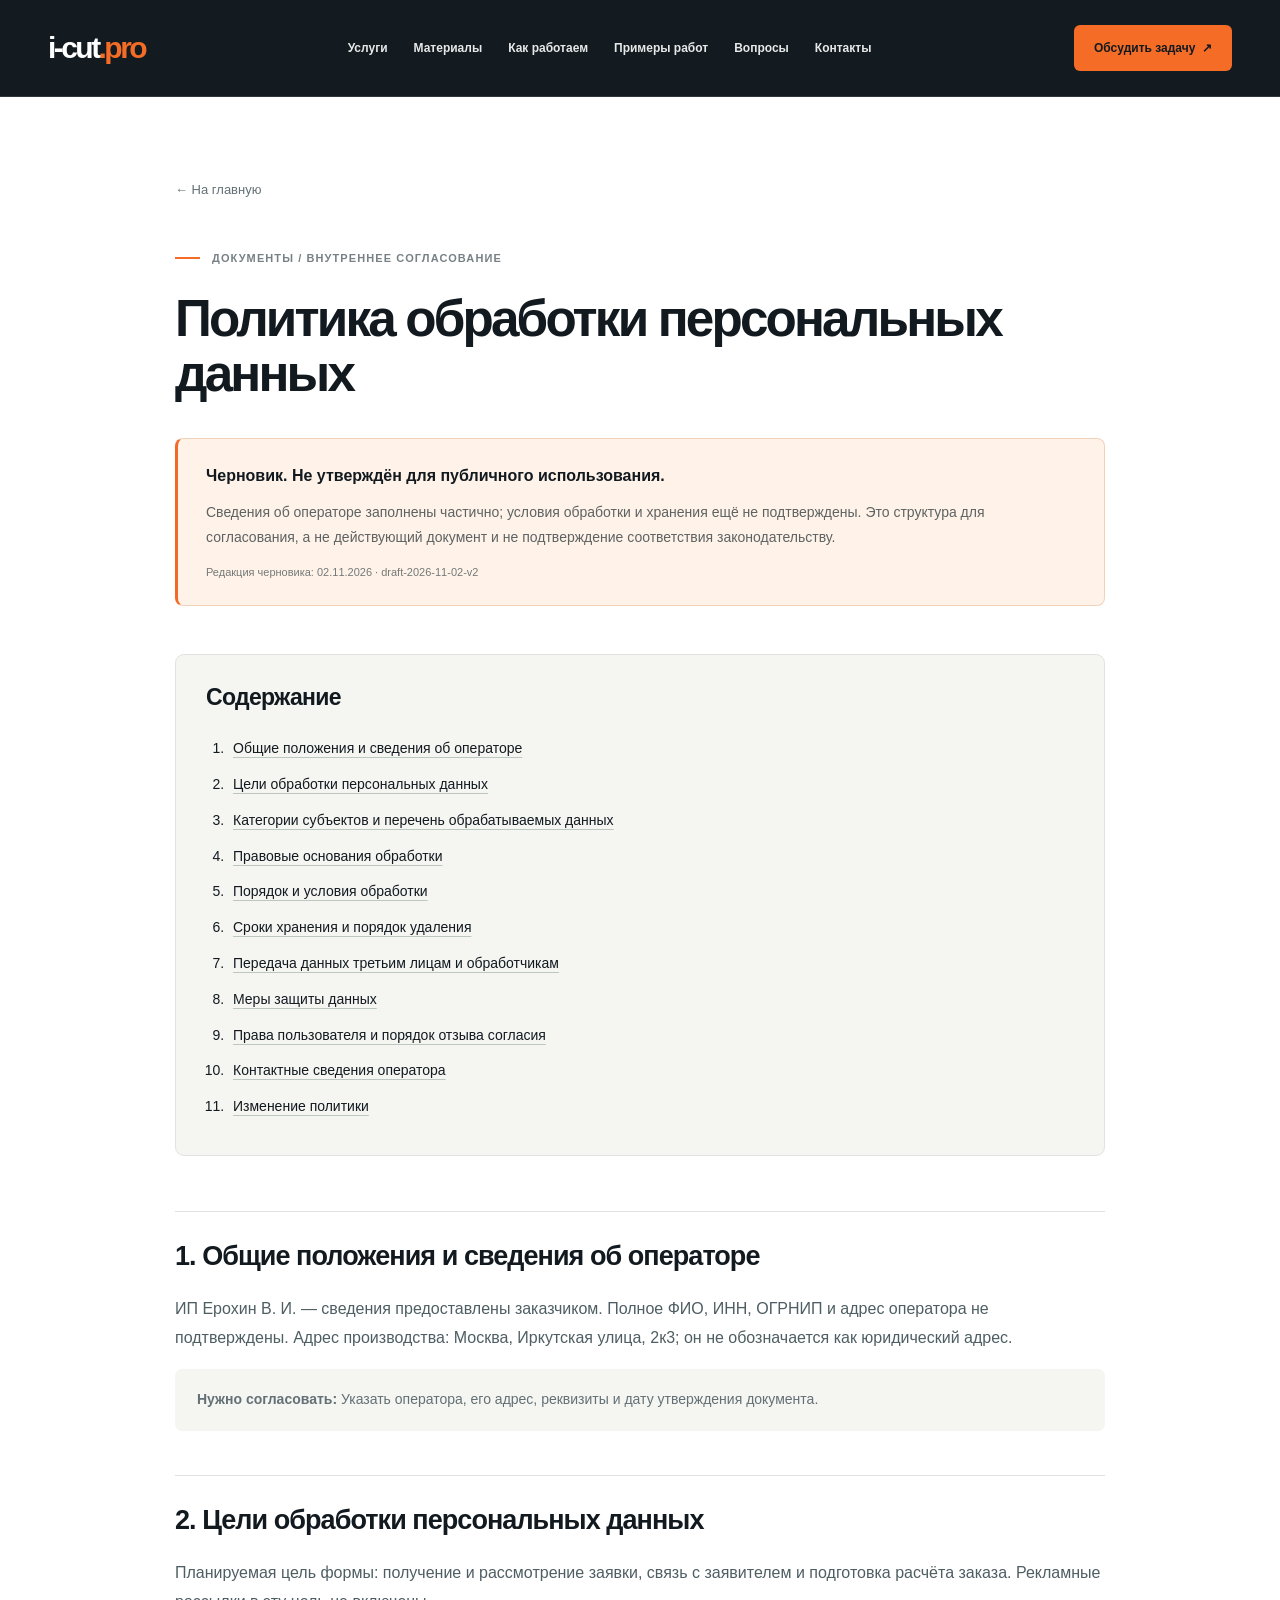
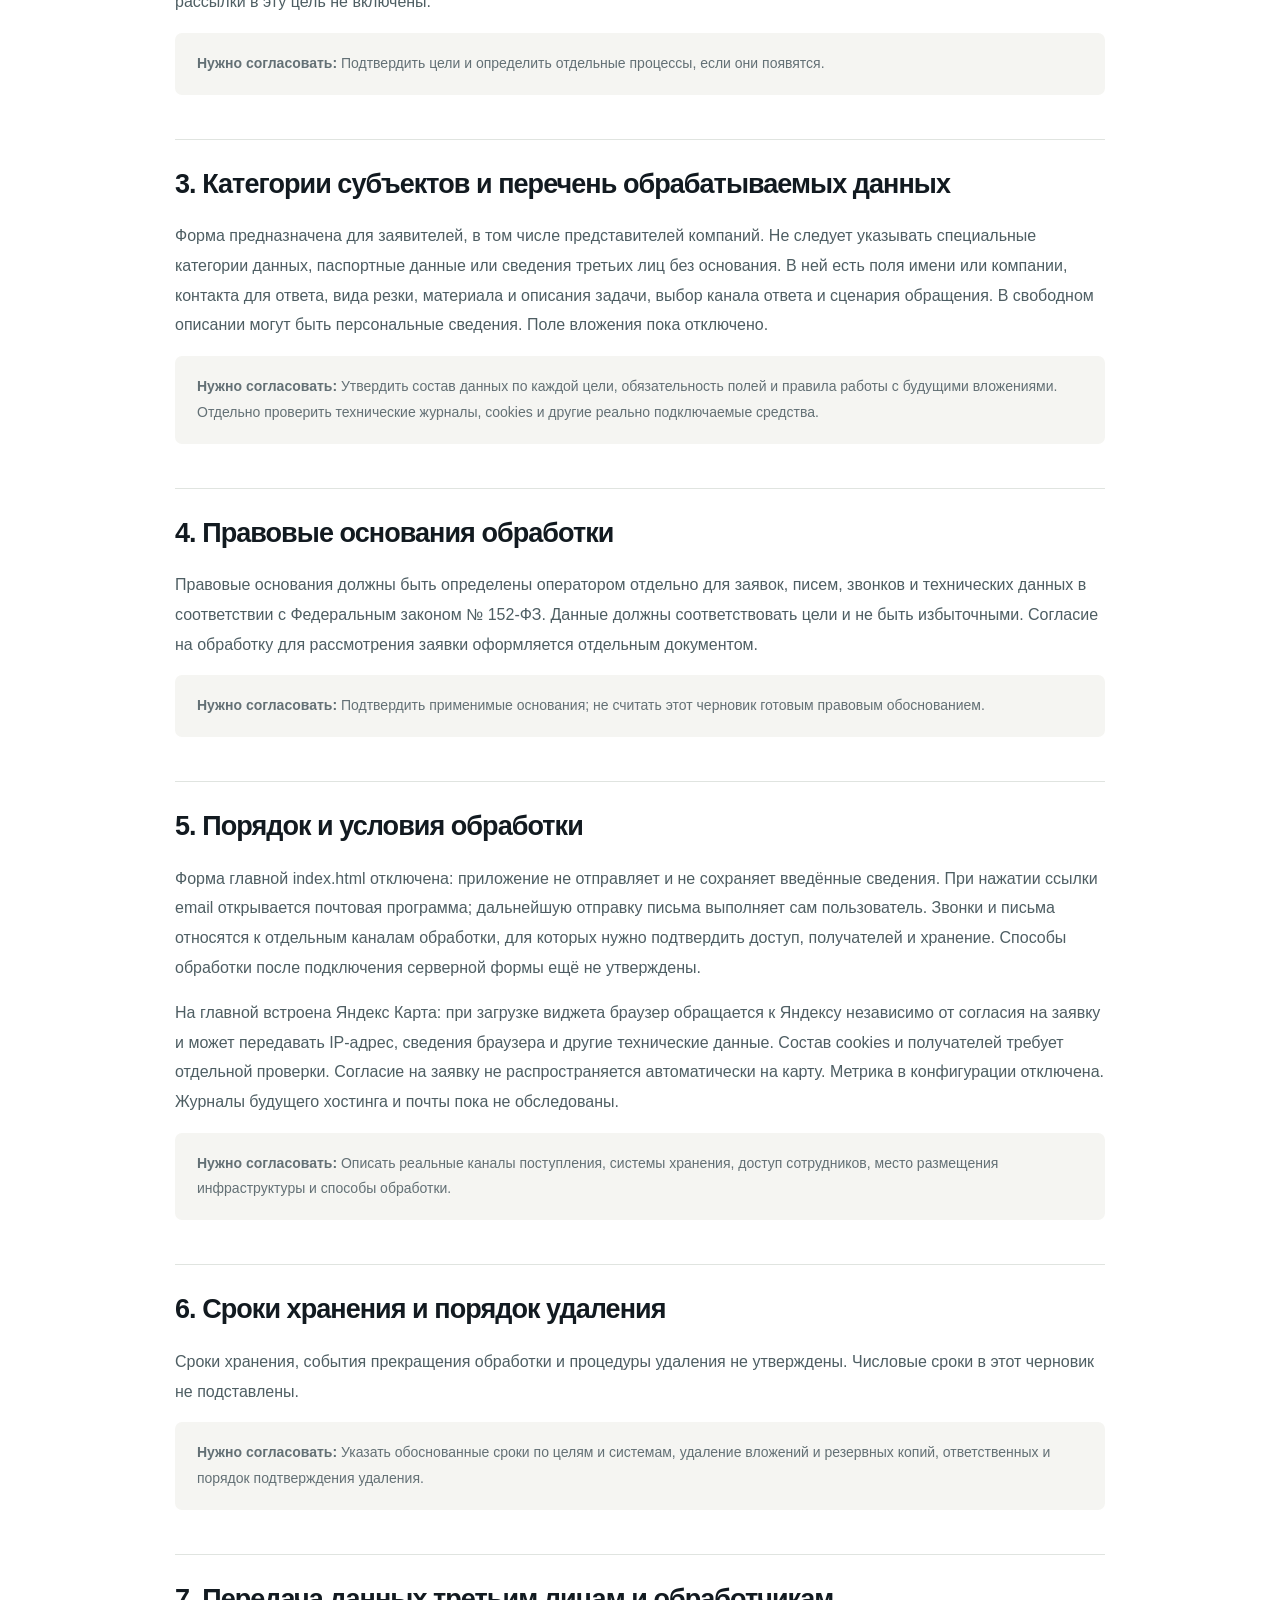
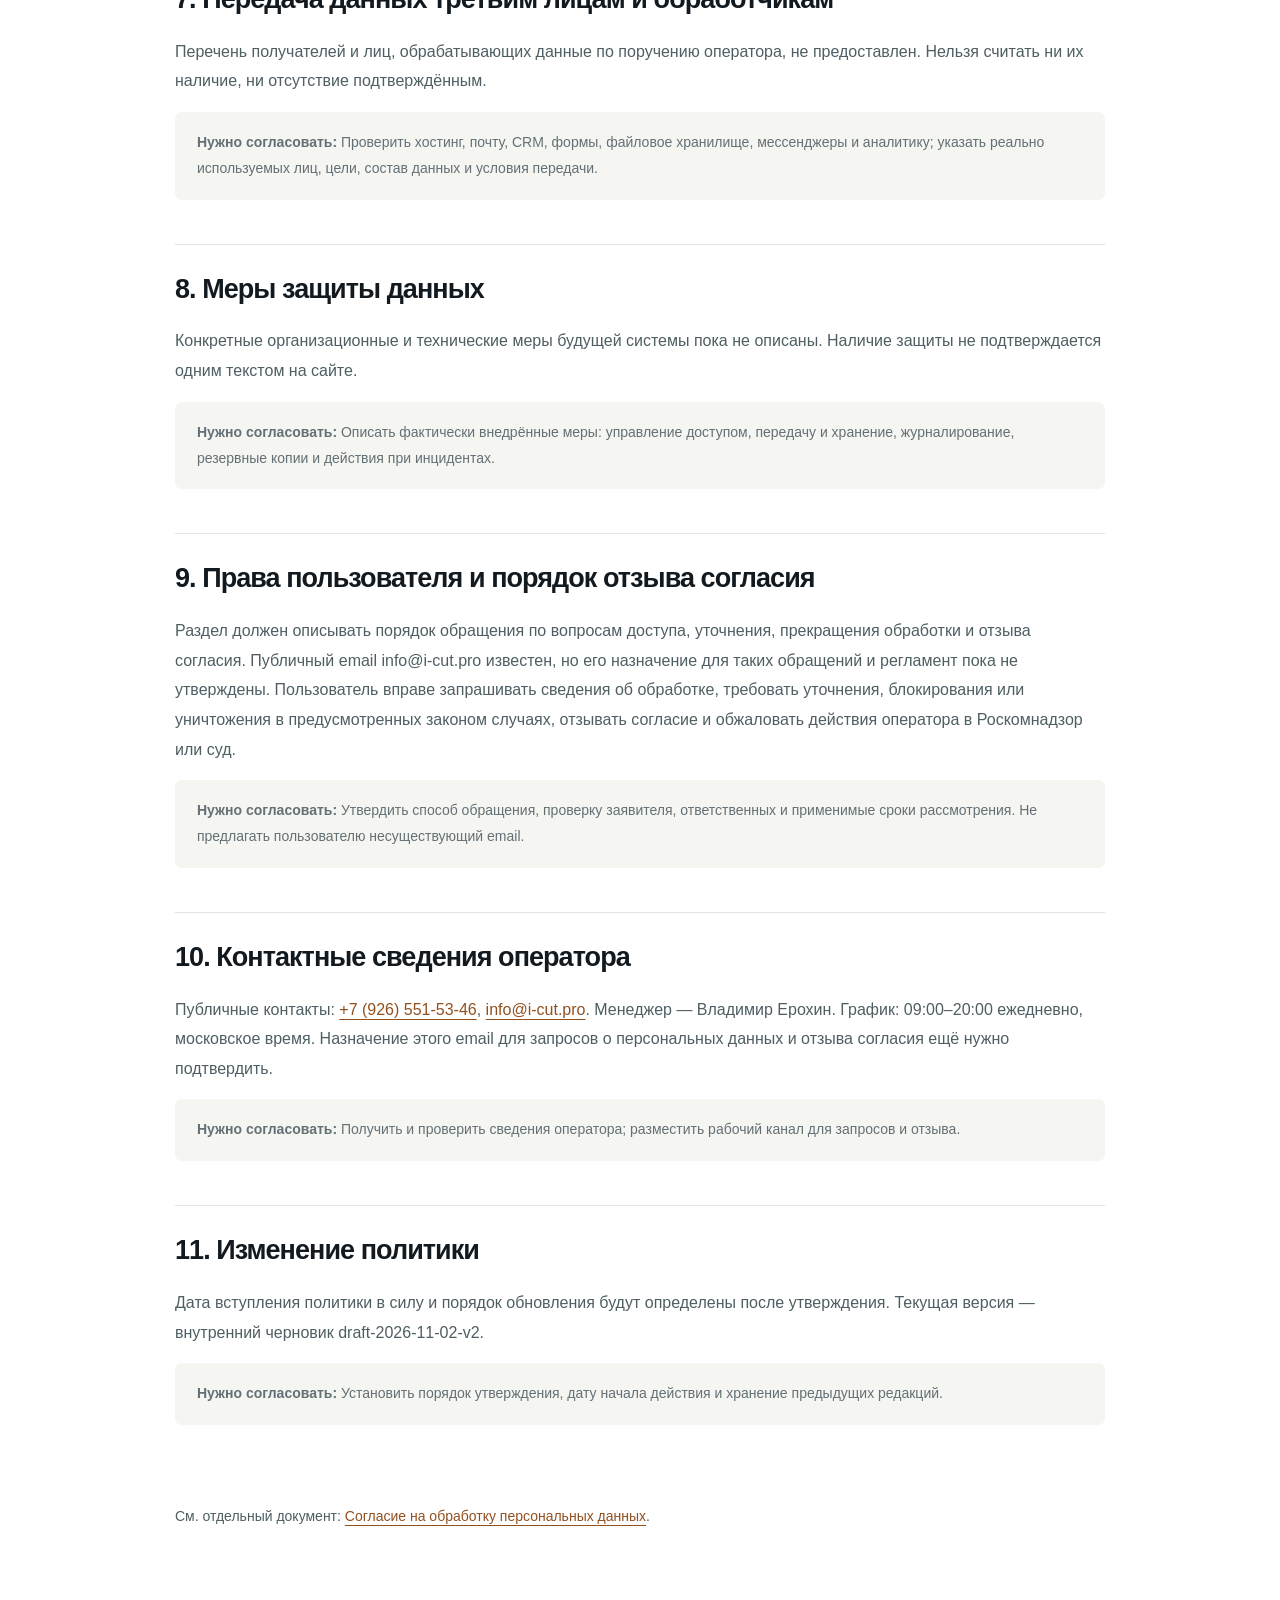
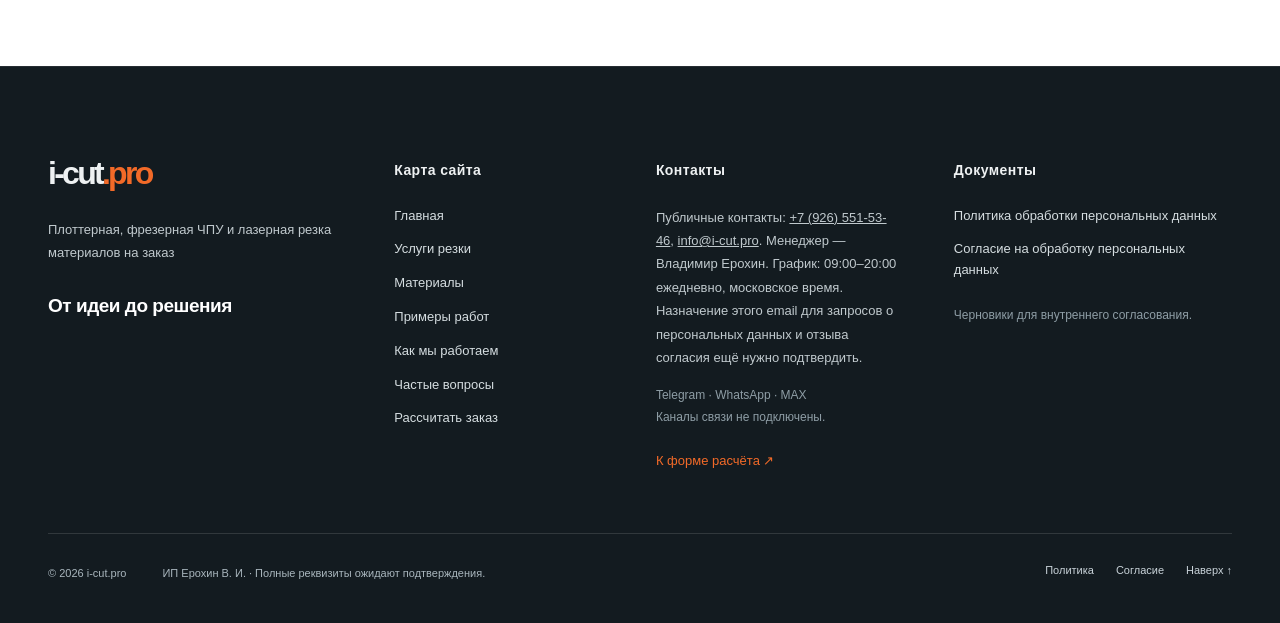
<file: privacy.html>
<!doctype html>
<html lang="ru">
<head>
<meta charset="utf-8">
<meta name="viewport" content="width=device-width, initial-scale=1">
<meta name="robots" content="noindex, nofollow, noarchive">
<meta name="theme-color" content="#131B20">
<title>Политика обработки персональных данных — черновик | i-cut.pro</title>
<link rel="icon" href="data:,">
<link rel="stylesheet" href="v3.css?v=preview-20261104-1">
<link rel="stylesheet" href="legal.css?v=preview-20261104-1">
<script src="legal-ui.js?v=preview-20261104-1" defer>
</script>
<script src="analytics-config.js?v=preview-20261104-1" defer></script>
<script src="analytics.js?v=preview-20261104-1" defer></script>
</head>
<body class="legal-page">
<a class="skip-link" href="#legal-main">К содержанию</a>
<div class="legal-header"><div class="shell"><header class="header">
      <a class="logo" href="index.html?v=preview-20261104-1#top" aria-label="i-cut.pro">i-cut<span>.pro</span></a>
      <button class="menu-button" type="button" aria-expanded="false" aria-controls="site-nav" aria-label="Открыть меню">Меню ☰</button>
      <nav id="site-nav" class="nav-links" aria-label="Основная навигация"><a href="index.html?v=preview-20261104-1#services">Услуги</a><a href="index.html?v=preview-20261104-1#materials">Материалы</a><a href="index.html?v=preview-20261104-1#process">Как работаем</a><a href="index.html?v=preview-20261104-1#portfolio">Примеры работ</a><a href="index.html?v=preview-20261104-1#faq">Вопросы</a><a href="index.html?v=preview-20261104-1#production">Контакты</a></nav>
      <a class="nav-cta" href="index.html?v=preview-20261104-1#contact">Обсудить задачу &nbsp;↗</a>
    </header></div></div>
<main id="legal-main" class="legal-main">
<div class="shell">
<a class="legal-back" href="index.html?v=preview-20261104-1#top">← На главную</a>
<div class="legal-title">
<p class="eyebrow">Документы / внутреннее согласование</p>
<h1>Политика обработки персональных данных</h1>
</div>
<aside class="draft-banner" aria-label="Статус документа">
<strong>Черновик. Не утверждён для публичного использования.</strong>
<p>Сведения об операторе заполнены частично; условия обработки и хранения ещё не подтверждены. Это структура для согласования, а не действующий документ и не подтверждение соответствия законодательству.</p>
<small>Редакция черновика: 02.11.2026 · draft-2026-11-02-v2</small>
</aside>
<nav class="legal-toc" aria-label="Содержание документа">
<h2>Содержание</h2>
<ol>
<li>
<a href="#section-1">Общие положения и сведения об операторе</a>
</li>
<li>
<a href="#section-2">Цели обработки персональных данных</a>
</li>
<li>
<a href="#section-3">Категории субъектов и перечень обрабатываемых данных</a>
</li>
<li>
<a href="#section-4">Правовые основания обработки</a>
</li>
<li>
<a href="#section-5">Порядок и условия обработки</a>
</li>
<li>
<a href="#section-6">Сроки хранения и порядок удаления</a>
</li>
<li>
<a href="#section-7">Передача данных третьим лицам и обработчикам</a>
</li>
<li>
<a href="#section-8">Меры защиты данных</a>
</li>
<li>
<a href="#section-9">Права пользователя и порядок отзыва согласия</a>
</li>
<li>
<a href="#section-10">Контактные сведения оператора</a>
</li>
<li>
<a href="#section-11">Изменение политики</a>
</li>
</ol>
</nav>
<article class="legal-copy">
<section id="section-1">
<h2>1. Общие положения и сведения об операторе</h2>
<p>ИП Ерохин В. И. — сведения предоставлены заказчиком. Полное ФИО, ИНН, ОГРНИП и адрес оператора не подтверждены. Адрес производства: Москва, Иркутская улица, 2к3; он не обозначается как юридический адрес.</p>
<p class="legal-missing">
<strong>Нужно согласовать:</strong> Указать оператора, его адрес, реквизиты и дату утверждения документа.</p>
</section>
<section id="section-2">
<h2>2. Цели обработки персональных данных</h2>
<p>Планируемая цель формы: получение и рассмотрение заявки, связь с заявителем и подготовка расчёта заказа. Рекламные рассылки в эту цель не включены.</p>
<p class="legal-missing">
<strong>Нужно согласовать:</strong> Подтвердить цели и определить отдельные процессы, если они появятся.</p>
</section>
<section id="section-3">
<h2>3. Категории субъектов и перечень обрабатываемых данных</h2>
<p>Форма предназначена для заявителей, в том числе представителей компаний. Не следует указывать специальные категории данных, паспортные данные или сведения третьих лиц без основания. В ней есть поля имени или компании, контакта для ответа, вида резки, материала и описания задачи, выбор канала ответа и сценария обращения. В свободном описании могут быть персональные сведения. Поле вложения пока отключено.</p>
<p class="legal-missing">
<strong>Нужно согласовать:</strong> Утвердить состав данных по каждой цели, обязательность полей и правила работы с будущими вложениями. Отдельно проверить технические журналы, cookies и другие реально подключаемые средства.</p>
</section>
<section id="section-4">
<h2>4. Правовые основания обработки</h2>
<p>Правовые основания должны быть определены оператором отдельно для заявок, писем, звонков и технических данных в соответствии с Федеральным законом № 152-ФЗ. Данные должны соответствовать цели и не быть избыточными. Согласие на обработку для рассмотрения заявки оформляется отдельным документом.</p>
<p class="legal-missing">
<strong>Нужно согласовать:</strong> Подтвердить применимые основания; не считать этот черновик готовым правовым обоснованием.</p>
</section>
<section id="section-5">
<h2>5. Порядок и условия обработки</h2>
<p>Форма главной index.html отключена: приложение не отправляет и не сохраняет введённые сведения. При нажатии ссылки email открывается почтовая программа; дальнейшую отправку письма выполняет сам пользователь. Звонки и письма относятся к отдельным каналам обработки, для которых нужно подтвердить доступ, получателей и хранение. Способы обработки после подключения серверной формы ещё не утверждены.</p>
<p>На главной встроена Яндекс Карта: при загрузке виджета браузер обращается к Яндексу независимо от согласия на заявку и может передавать IP-адрес, сведения браузера и другие технические данные. Состав cookies и получателей требует отдельной проверки. Согласие на заявку не распространяется автоматически на карту. Метрика в конфигурации отключена. Журналы будущего хостинга и почты пока не обследованы.</p>
<p class="legal-missing">
<strong>Нужно согласовать:</strong> Описать реальные каналы поступления, системы хранения, доступ сотрудников, место размещения инфраструктуры и способы обработки.</p>
</section>
<section id="section-6">
<h2>6. Сроки хранения и порядок удаления</h2>
<p>Сроки хранения, события прекращения обработки и процедуры удаления не утверждены. Числовые сроки в этот черновик не подставлены.</p>
<p class="legal-missing">
<strong>Нужно согласовать:</strong> Указать обоснованные сроки по целям и системам, удаление вложений и резервных копий, ответственных и порядок подтверждения удаления.</p>
</section>
<section id="section-7">
<h2>7. Передача данных третьим лицам и обработчикам</h2>
<p>Перечень получателей и лиц, обрабатывающих данные по поручению оператора, не предоставлен. Нельзя считать ни их наличие, ни отсутствие подтверждённым.</p>
<p class="legal-missing">
<strong>Нужно согласовать:</strong> Проверить хостинг, почту, CRM, формы, файловое хранилище, мессенджеры и аналитику; указать реально используемых лиц, цели, состав данных и условия передачи.</p>
</section>
<section id="section-8">
<h2>8. Меры защиты данных</h2>
<p>Конкретные организационные и технические меры будущей системы пока не описаны. Наличие защиты не подтверждается одним текстом на сайте.</p>
<p class="legal-missing">
<strong>Нужно согласовать:</strong> Описать фактически внедрённые меры: управление доступом, передачу и хранение, журналирование, резервные копии и действия при инцидентах.</p>
</section>
<section id="section-9">
<h2>9. Права пользователя и порядок отзыва согласия</h2>
<p>Раздел должен описывать порядок обращения по вопросам доступа, уточнения, прекращения обработки и отзыва согласия. Публичный email info@i-cut.pro известен, но его назначение для таких обращений и регламент пока не утверждены. Пользователь вправе запрашивать сведения об обработке, требовать уточнения, блокирования или уничтожения в предусмотренных законом случаях, отзывать согласие и обжаловать действия оператора в Роскомнадзор или суд.</p>
<p class="legal-missing">
<strong>Нужно согласовать:</strong> Утвердить способ обращения, проверку заявителя, ответственных и применимые сроки рассмотрения. Не предлагать пользователю несуществующий email.</p>
</section>
<section id="section-10">
<h2>10. Контактные сведения оператора</h2>
<p>Публичные контакты: <a href="tel:+79265515346">+7 (926) 551-53-46</a>, <a href="mailto:info@i-cut.pro">info@i-cut.pro</a>. Менеджер — Владимир Ерохин. График: 09:00–20:00 ежедневно, московское время. Назначение этого email для запросов о персональных данных и отзыва согласия ещё нужно подтвердить.</p>
<p class="legal-missing">
<strong>Нужно согласовать:</strong> Получить и проверить сведения оператора; разместить рабочий канал для запросов и отзыва.</p>
</section>
<section id="section-11">
<h2>11. Изменение политики</h2>
<p>Дата вступления политики в силу и порядок обновления будут определены после утверждения. Текущая версия — внутренний черновик draft-2026-11-02-v2.</p>
<p class="legal-missing">
<strong>Нужно согласовать:</strong> Установить порядок утверждения, дату начала действия и хранение предыдущих редакций.</p>
</section>
<p class="legal-related">См. отдельный документ: <a href="personal-data-consent.html?v=preview-20261104-1">Согласие на обработку персональных данных</a>.</p>
</article>
</div>
</main>
<footer class="site-footer">
<div class="shell">
<div class="footer-grid">
<section class="footer-company" aria-label="Компания">
<a class="logo" href="index.html?v=preview-20261104-1#top" aria-label="i-cut.pro — главная">i-cut<span>.pro</span>
</a>
<p>Плоттерная, фрезерная ЧПУ и лазерная резка материалов на заказ</p>
<p class="footer-slogan">От идеи до решения</p>
</section>
<nav class="footer-nav" aria-label="Карта сайта">
<h2>Карта сайта</h2>
<a href="index.html?v=preview-20261104-1#top">Главная</a>
<a href="index.html?v=preview-20261104-1#services">Услуги резки</a>
<a href="index.html?v=preview-20261104-1#materials">Материалы</a>
<a href="index.html?v=preview-20261104-1#portfolio">Примеры работ</a>
<a href="index.html?v=preview-20261104-1#process">Как мы работаем</a>
<a href="index.html?v=preview-20261104-1#faq">Частые вопросы</a>
<a href="index.html?v=preview-20261104-1#contact">Рассчитать заказ</a>
</nav>
<section class="footer-contacts" aria-labelledby="footer-contacts-title">
<h2 id="footer-contacts-title">Контакты</h2>
<p>Публичные контакты: <a href="tel:+79265515346">+7 (926) 551-53-46</a>, <a href="mailto:info@i-cut.pro">info@i-cut.pro</a>. Менеджер — Владимир Ерохин. График: 09:00–20:00 ежедневно, московское время. Назначение этого email для запросов о персональных данных и отзыва согласия ещё нужно подтвердить.</p>
<p class="footer-muted">Telegram · WhatsApp · MAX<br>Каналы связи не подключены.</p>
<a class="footer-inquiry" href="index.html?v=preview-20261104-1#contact">К форме расчёта ↗</a>
</section>
<nav class="footer-documents" aria-label="Документы">
<h2>Документы</h2>
<a href="privacy.html?v=preview-20261104-1">Политика обработки персональных данных</a>
<a href="personal-data-consent.html?v=preview-20261104-1">Согласие на обработку персональных данных</a>
<p class="footer-muted">Черновики для внутреннего согласования.</p>
</nav>
</div>
<div class="footer-bottom">
<p>© 2026 i-cut.pro</p>
<p>ИП Ерохин В. И. · Полные реквизиты ожидают подтверждения.</p>
<div>
<a href="privacy.html?v=preview-20261104-1">Политика</a>
<a href="personal-data-consent.html?v=preview-20261104-1">Согласие</a>
<a href="index.html?v=preview-20261104-1#top">Наверх ↑</a>
</div>
</div>
</div>
</footer>
</body>
</html>
</file>
<file: v3.css>
:root{--ink:#121a20;--ink2:#19252c;--orange:#f46c26;--orange2:#ff813a;--paper:#fff;--ground:#f5f5f2;--mist:#eaeeeb;--line:#e0e4e0;--sub:#637075;--light:#edf0ed;--font:Inter,"Helvetica Neue",Arial,sans-serif}

    *{box-sizing:border-box}
html{scroll-behavior:smooth}
body{font-family:var(--font);margin:0;color:var(--ink);background:var(--paper);-webkit-font-smoothing:antialiased}
img{display:block;width:100%}
a{color:inherit}
button,input,textarea,select{font:inherit}
button{cursor:pointer}
button:disabled{cursor:not-allowed;opacity:.65}
input,textarea,select{width:100%;background:#fff;border:1px solid #d5dcda;padding:17px 18px;border-radius:8px;outline:none;color:var(--ink)}
input:focus,textarea:focus,select:focus,button:focus-visible,a:focus-visible{outline:2px solid var(--orange);outline-offset:3px}
textarea{min-height:150px;resize:vertical}
button{border:0}
h1,h2,h3,p{margin-top:0}
h1,h2,h3{letter-spacing:-.055em}
h2{font-size:clamp(41px,4.25vw,68px);line-height:1.05;margin-bottom:0;font-weight:790}
h3{font-size:24px;line-height:1.18}
p{line-height:1.65}
.shell{width:min(calc(100% - 96px),1310px);margin:0 auto}
.notice{background:#f4eee6;color:#485259;font-size:12px;padding:10px 24px;text-align:center;border-bottom:1px solid #e6ded6}
.notice strong{color:var(--ink)}
.eyebrow{display:flex;align-items:center;gap:12px;font-size:11px;letter-spacing:.10em;font-weight:780;text-transform:uppercase;color:#778084}
.eyebrow:before{content:"";background:var(--orange);width:25px;height:2px;flex:0 0 auto}
.section-top{display:grid;grid-template-columns:1.02fr .78fr;gap:100px;align-items:end;margin-bottom:50px}
.section-top h2{margin-top:19px}
.section-top p{font-size:17px;color:var(--sub);max-width:425px;justify-self:end;margin-bottom:5px}
.section{padding:138px 0 146px;scroll-margin-top:90px}
.line{border-top:1px solid var(--line)}
.btn{display:inline-flex;align-items:center;justify-content:center;gap:28px;min-height:56px;padding:16px 24px;border-radius:7px;text-decoration:none;font-weight:750;font-size:13px;transition:transform .2s,border-color .2s,background .2s}
.btn:hover{transform:translateY(-2px)}
.btn-orange{color:#161c1c;background:var(--orange)}
.btn-outline-dark{border:1px solid #718086;color:#fff;background:rgba(14,21,26,.2)}
.btn-outline-light{background:transparent;border:1px solid #c9d0cc;color:var(--ink)}
.arrow{font-size:21px;font-weight:400;line-height:1}

    .hero{background:#0a1116 url('assets/hero-flatbed-leather.webp') center right/cover no-repeat;min-height:765px;color:white;position:relative}
.hero:after{position:absolute;content:"";inset:0;background:linear-gradient(90deg,#080f15 1%,rgba(8,15,21,.96) 28%,rgba(8,15,21,.75) 50%,rgba(8,15,21,.1) 86%),linear-gradient(0deg,rgba(8,15,21,.64),transparent 33%)}
.hero .shell{position:relative;z-index:1}
.header{height:96px;display:flex;align-items:center;justify-content:space-between;gap:30px;border-bottom:1px solid rgba(255,255,255,.18)}
.logo{font-weight:900;font-size:30px;letter-spacing:-.085em;text-decoration:none;white-space:nowrap}
.logo span{color:var(--orange)}
.nav-links{display:flex;align-items:center;gap:26px}
.nav-links a{font-size:12px;text-decoration:none;color:#e7e9e8;font-weight:650}
.nav-links a:hover{color:var(--orange)}
.nav-cta{font-size:12px;white-space:nowrap;text-decoration:none;background:var(--orange);color:var(--ink);padding:16px 20px;border-radius:6px;font-weight:790}
.menu-button{display:none;border:1px solid rgba(255,255,255,.3);background:transparent;color:white;padding:10px 13px;border-radius:6px}
.hero-body{min-height:565px;display:flex;flex-direction:column;justify-content:center;padding:76px 0 60px}
.hero-body .eyebrow{color:#dbdfdd}
.hero h1{font-size:clamp(70px,7.2vw,118px);line-height:.97;font-weight:830;margin:30px 0 30px;max-width:750px}
.hero h1 span{color:var(--orange)}
.hero-lede{font-size:19px;color:#e4e8e6;max-width:535px;line-height:1.55;margin-bottom:34px}
.hero-actions{display:flex;gap:12px;flex-wrap:wrap}
.hero-bottom{padding:24px 0 38px;border-top:1px solid rgba(255,255,255,.21);display:flex;justify-content:space-between;gap:32px;align-items:center;color:#e1e7e7}
.hero-bottom .micro{max-width:690px;display:flex;gap:46px}
.hero-bottom .micro span{font-size:12px;color:#d1d7d6;line-height:1.6}
.hero-bottom .micro i{display:inline-block;width:5px;height:5px;border-radius:100%;background:var(--orange);margin-right:9px;vertical-align:middle}
.visual-disclaimer{font-size:10px;color:#c0c6c6;max-width:255px;text-align:right}

    .services{background:#fff}
.services-grid{display:grid;grid-template-columns:repeat(3,minmax(0,1fr));gap:20px}
.service-card{border:1px solid var(--line);border-radius:11px;overflow:hidden;background:#fff;min-height:510px;display:flex;flex-direction:column}
.service-card .photo{height:250px;background:#dfe3e0;overflow:hidden}
.service-card .photo img{height:100%;object-fit:cover;transition:transform .35s}
.service-card:hover .photo img{transform:scale(1.035)}
.service-body{padding:30px 31px 31px;display:flex;flex:1;flex-direction:column}
.num{color:var(--orange);font-size:13px;font-weight:850;margin-bottom:14px}
.service-body h3{font-size:29px;margin-bottom:17px}
.service-body p{color:var(--sub);font-size:14px;line-height:1.65;max-width:300px;margin-bottom:18px}
.round-link{margin-top:auto;align-self:flex-end;width:44px;height:44px;border:1px solid #c9d0cd;border-radius:100%;display:grid;place-items:center;text-decoration:none;font-size:22px;transition:.2s}
.round-link:hover{background:var(--orange);border-color:var(--orange)}

    .materials{background:var(--ground)}
.materials-grid{display:grid;grid-template-columns:repeat(5,minmax(0,1fr));gap:16px}
.material-card{background:white;border:1px solid #e2e4e1;border-radius:9px;overflow:hidden;min-height:432px;display:flex;flex-direction:column}
.material-image{height:200px;background:#dfe4e1;overflow:hidden}
.material-image img{height:100%;object-fit:cover}
.material-body{padding:24px 20px 22px;display:flex;flex-direction:column;flex:1}
.material-body h3{font-size:20px;min-height:49px;margin-bottom:12px}
.material-body p{font-size:12.5px;color:#627074;line-height:1.65;margin-bottom:20px}
.material-body .num{margin-top:auto;margin-bottom:0}
.material-footnote{color:#697476;font-size:12px;line-height:1.6;max-width:990px;margin:28px 0 0}

    .dark-cta{padding:137px 0 148px;background:radial-gradient(ellipse at 80% 10%,#263842 0,transparent 45%),#10191f;color:white;position:relative;overflow:hidden}
.dark-cta:before{content:"";position:absolute;width:420px;height:420px;border:1px solid rgba(244,108,38,.11);border-radius:100%;left:-210px;bottom:-250px;box-shadow:0 0 0 80px rgba(244,108,38,.025),0 0 0 160px rgba(244,108,38,.018)}
.dark-cta .shell{position:relative}
.dark-cta .section-top{margin-bottom:48px}
.dark-cta .eyebrow{color:#b3bfc1}
.dark-cta .section-top p{color:#b9c4c6}
.dark-cta .section-top h2{max-width:700px}
.routes{display:grid;grid-template-columns:1fr 1fr;gap:21px}
.route{border:1px solid #5b6a70;border-radius:10px;padding:38px;min-height:370px;background:#15232a;display:flex;flex-direction:column;position:relative;overflow:hidden}
.route:last-child{border-color:var(--orange);background:linear-gradient(110deg,#19272e 0%,#1e2e34 100%)}
.route .route-title{font-size:12px;letter-spacing:.06em;color:#d9dfde;text-transform:uppercase}
.route .route-title b{color:var(--orange);margin-right:10px}
.route h3{font-size:38px;margin:57px 0 19px}
.route p{max-width:380px;font-size:15px;color:#c0cacc}
.route .btn{margin-top:auto;align-self:flex-start}
.route:last-child .btn{border:0;background:var(--orange);color:var(--ink)}

    .process{background:white}
.process-grid{display:grid;grid-template-columns:repeat(4,minmax(0,1fr));gap:25px;border-top:1px solid var(--line);padding-top:43px}
.step{min-height:230px;position:relative;padding-right:20px}
.step .index{color:var(--orange);font-size:17px;font-weight:800}
.step .bar{width:40px;height:40px;border:1px solid var(--orange);border-radius:100%;display:grid;place-items:center;font-size:15px;margin-bottom:28px}
.step h3{font-size:22px;margin:19px 0 14px}
.step p{font-size:14px;color:#718086;max-width:225px}
.step:after{content:"→";position:absolute;right:10px;top:65px;font-size:22px;color:#a1a9a9}
.step:last-child:after{display:none}

    .portfolio{background:#f6f7f4}
.portfolio-grid{display:grid;grid-template-columns:repeat(3,minmax(0,1fr));gap:20px}
.project-card{min-height:380px;border:1px solid #dbe2dd;border-radius:10px;overflow:hidden;background:white}
.project-placeholder{height:270px;background:repeating-linear-gradient(45deg,transparent,transparent 18px,rgba(255,255,255,.65) 18px,rgba(255,255,255,.65) 19px),linear-gradient(120deg,#dbe3e1,#e9edeb);display:grid;place-items:center;text-align:center;color:#87918e;position:relative}
.project-placeholder:before{content:"";border:1px solid rgba(101,116,111,.3);width:120px;height:120px;transform:rotate(24deg);position:absolute}
.project-placeholder span{z-index:1;background:rgba(246,248,245,.85);padding:12px 16px;border:1px solid #d4dcd7;font-size:12px;letter-spacing:.04em}
.project-card h3{margin:23px 23px 8px;font-size:19px}
.project-card p{font-size:12px;color:#697675;margin:0 23px}
.portfolio-intro{font-size:13px;color:#718086;margin-top:24px;max-width:850px}

    .faq{background:white}
.faq .section-top{margin-bottom:30px}
.faq-list{border-top:1px solid #dce3de}
.faq-list details{border-bottom:1px solid #dce3de;padding:0 2px}
.faq-list summary{list-style:none;cursor:pointer;display:flex;align-items:center;justify-content:space-between;gap:35px;padding:31px 0;font-weight:690;font-size:20px;letter-spacing:-.018em}
.faq-list summary::-webkit-details-marker{display:none}
.faq-list summary:after{content:"+";color:var(--orange);font-weight:400;font-size:29px;line-height:1}
.faq-list details[open] summary:after{content:"−"}
.faq-list details p{font-size:15px;line-height:1.8;color:#627176;max-width:880px;padding:0 0 30px;margin:0}

    .contact{background:#e9eeea;padding:145px 0 157px}
.contact-head{display:grid;grid-template-columns:1fr .75fr;gap:65px;align-items:end;margin-bottom:48px}
.contact-head h2{font-size:clamp(52px,5.1vw,83px);margin-top:18px}
.contact-head p{font-size:17px;color:#53656a;max-width:480px}
.contact-form{background:#fff;border:1px solid #d8e1dd;padding:46px;border-radius:13px;box-shadow:0 22px 70px rgba(20,42,34,.04)}
.contact-form .form-top{display:flex;align-items:center;justify-content:space-between;gap:20px;margin-bottom:22px}
.form-top h3{font-size:24px;margin:0}
.form-top span{font-size:12px;color:#687776}
.contact-methods{display:grid;grid-template-columns:repeat(3,1fr);gap:12px;margin-bottom:36px}
.contact-choice{background:#f7f8f6;padding:22px;display:flex;align-items:center;gap:13px;border:1px solid #dce4df;border-radius:9px;text-align:left;min-height:78px;font-size:15px;color:#233039;font-weight:690}
.contact-choice svg{width:25px;height:25px;flex:0 0 auto}
.contact-choice[aria-pressed=true]{background:#fff1e9;border:2px solid var(--orange);padding:21px}
.contact-choice .choice-note{display:block;font-size:10px;color:#788580;font-weight:500;margin-top:3px}
.fields{display:grid;grid-template-columns:1fr 1fr;gap:25px}
.fields label{font-size:13px;font-weight:700;display:block}
.fields label input,.fields label select,.fields label textarea{display:block;margin-top:10px;font-size:14px;font-weight:450}
.full{grid-column:1/-1}
.attachment{display:flex;align-items:center;gap:17px;border:1px dashed #b2bfba;border-radius:8px;min-height:97px;padding:20px;font-size:13px;color:#5a6b68;cursor:pointer}
.attachment input{border:0;display:none}
.attachment strong{font-size:15px;color:var(--ink)}
.attachment svg{width:26px;height:26px;flex:0 0 auto}
.form-submit{width:100%;background:var(--orange);color:var(--ink);min-height:60px;margin-top:26px;border-radius:7px;font-size:15px;font-weight:790}
.form-note{font-size:11px;color:#73817d;margin-top:18px;text-align:center;margin-bottom:0}
.prototype-warning{color:#a45125!important}
.legal{font-size:11px;color:#86918c;line-height:1.6;margin:12px 0 0}

    footer{background:#131d23;color:white;padding:48px 0}
.footer-inner{display:flex;justify-content:space-between;align-items:center;gap:20px}
.footer-inner .logo{font-size:28px}
.footer-inner p{font-size:12px;color:#a5b0b3;margin:0;max-width:490px}
.footer-inner a.top{text-decoration:none;color:#d7dfdf;font-size:12px}
.footer-inner a.top:hover{color:var(--orange)}

    @media(max-width:1100px){.shell{width:min(calc(100% - 56px),1310px)}
.nav-links{gap:14px}
.nav-links a{font-size:11px}
.services-grid{gap:14px}
.service-body{padding:25px}
.materials-grid{grid-template-columns:repeat(3,minmax(0,1fr))}
.material-card{min-height:400px}
.section{padding:105px 0}
.dark-cta{padding:110px 0}
.contact{padding:110px 0}
.section-top{gap:40px}
}

    @media(max-width:740px){.shell{width:calc(100% - 36px)}
.notice{font-size:10px;text-align:left;padding:8px 18px}
.header{height:74px}
.logo{font-size:27px}
.nav-cta{display:none}
.menu-button{display:block}
.nav-links{display:none;position:absolute;top:76px;left:18px;right:18px;background:#17242c;z-index:12;border:1px solid #506068;border-radius:9px;padding:18px;flex-direction:column;align-items:stretch;gap:0}
.nav-links.open{display:flex}
.nav-links a{font-size:14px;padding:13px 4px;border-bottom:1px solid rgba(255,255,255,.12)}
.nav-links a:last-child{border:0}
.hero{min-height:800px;background-position:65% center}
.hero:after{background:linear-gradient(90deg,rgba(6,13,19,.91),rgba(7,14,20,.45)),linear-gradient(0deg,rgba(6,13,19,.84),transparent 56%)}
.hero-body{min-height:590px;padding:75px 0 40px;justify-content:center}
.hero h1{font-size:clamp(57px,12vw,89px);margin:24px 0 25px}
.hero-lede{font-size:16px;max-width:420px;line-height:1.6}
.hero-bottom{padding:22px 0 33px}
.hero-bottom .micro{gap:14px;flex-direction:column}
.hero-bottom .micro span{font-size:11px}
.visual-disclaimer{font-size:9px;max-width:132px;align-self:flex-end}
.hero-actions{gap:9px}
.btn{min-height:50px;padding:13px 15px;font-size:12px;gap:12px}
.section{padding:87px 0 97px}
.section-top,.contact-head{display:block;margin-bottom:32px}
.section-top p,.contact-head p{max-width:none;font-size:14px;margin:22px 0 0}
.section-top h2{font-size:clamp(38px,8.7vw,56px)}
.services-grid{grid-template-columns:1fr}
.service-card{min-height:auto}
.service-card .photo{height:245px}
.service-body h3{font-size:27px}
.service-body{min-height:220px}
.materials-grid{grid-template-columns:repeat(2,minmax(0,1fr));gap:10px}
.material-card{min-height:390px}
.material-image{height:155px}
.material-body{padding:18px 15px 20px}
.material-body h3{font-size:18px;min-height:45px}
.material-body p{font-size:12px}
.dark-cta{padding:95px 0}
.routes{grid-template-columns:1fr}
.route{min-height:315px;padding:28px}
.route h3{font-size:31px;margin-top:43px}
.process-grid{grid-template-columns:repeat(2,1fr);gap:30px 16px}
.step{min-height:210px}
.step:after{display:none}
.portfolio-grid{grid-template-columns:1fr}
.project-card{min-height:330px}
.project-placeholder{height:220px}
.faq-list summary{font-size:17px;padding:25px 0}
.faq-list details p{font-size:14px}
.contact{padding:90px 0 105px}
.contact-head h2{font-size:52px}
.contact-form{padding:24px}
.contact-form .form-top{display:block}
.form-top span{display:block;margin-top:7px}
.contact-methods{grid-template-columns:1fr;gap:9px}
.contact-choice{min-height:62px;padding:13px 17px}
.contact-choice[aria-pressed=true]{padding:12px 16px}
.fields{grid-template-columns:1fr;gap:19px}
.full{grid-column:auto}
.footer-inner{flex-direction:column;align-items:flex-start}
}

    @media(max-width:420px){.hero{min-height:780px}
.hero h1{font-size:57px}
.materials-grid{grid-template-columns:1fr}
.material-card{min-height:unset}
.material-image{height:215px}
.material-body h3{min-height:unset}
.process-grid{grid-template-columns:1fr}
.step{min-height:0;border-bottom:1px solid var(--line);padding-bottom:17px}
.routes{gap:13px}
}

    @media(prefers-reduced-motion:reduce){html{scroll-behavior:auto}
*,*:before,*:after{transition:none!important}
}

  
/* Дополнения v3: доступность, маркировка иллюстраций и быстрая связь. */
.skip-link{position:fixed;left:18px;top:-100px;z-index:50;padding:14px 20px;background:white;color:var(--ink);border-radius:7px}
.skip-link:focus{top:12px}

.photo,.material-image{position:relative}
.concept-label{position:absolute;left:10px;bottom:10px;padding:5px 8px;border-radius:4px;background:rgba(9,17,22,.75);color:#fff;font-size:9px;line-height:1.4;letter-spacing:.01em;pointer-events:none}

summary:focus-visible{outline:2px solid var(--orange);outline-offset:4px}
.attachment[aria-disabled=true]{cursor:not-allowed}
.fields .attachment{display:flex}
.section-top>*{min-width:0}
.service-body h3,.material-body h3{overflow-wrap:break-word}
.nav-links a,.menu-button,.top{min-height:44px;display:inline-flex;align-items:center}
.menu-button{display:none}
.hero,.dark-cta,#contact{scroll-margin-top:18px}

.quick-contact{position:fixed;right:28px;bottom:max(24px,env(safe-area-inset-bottom));z-index:30;font-family:var(--font)}

.quick-toggle{display:flex;align-items:center;justify-content:center;gap:10px;min-height:58px;padding:16px 22px;border:1px solid #ff9e6d;border-radius:100px;background:var(--orange);color:var(--ink);font-size:14px;font-weight:750;box-shadow:0 8px 30px #0003}
.quick-toggle:hover{background:var(--orange2)}
.quick-toggle[aria-expanded=true]{background:#fff;color:var(--ink)}
.quick-panel{position:absolute;right:0;bottom:74px;width:320px;max-width:calc(100vw - 36px);max-height:calc(100dvh - 120px);overflow:auto;background:var(--ink2);border:1px solid #53636b;border-radius:14px;padding:23px;color:white;box-shadow:0 18px 60px #0005}
.quick-panel[hidden]{display:none}
.quick-heading{display:flex;align-items:center;gap:10px;justify-content:space-between}
.quick-heading h2{font-size:21px;letter-spacing:-.04em;line-height:1.2;font-weight:750}
.quick-close{width:38px;height:38px;background:transparent;color:white;border-radius:5px;font-size:28px;flex:none}
.quick-panel p{font-size:12px;color:#c5d1d3;margin:14px 0 20px}
.quick-options{display:grid;gap:9px}
.quick-options a{display:flex;align-items:center;gap:12px;padding:12px;border:1px solid #586970;border-radius:8px;text-decoration:none;background:#ffffff05;font-size:14px}
.quick-options a:hover{border-color:var(--orange);background:#ffffff0d}
.quick-options a>span:last-child{margin-left:auto}
.quick-options small{display:block;font-size:10px;color:#c3ced0;margin-top:4px}
.quick-dot{width:32px;height:32px;display:grid;place-items:center;border-radius:50%;color:white;flex:none;font-size:18px}
.telegram{background:#1787bd}
.whatsapp{background:#138444}
.phone{background:#d84c0b}

footer{padding-bottom:100px}

@media(max-width:740px){.menu-button{display:inline-flex}
.nav-links:not(.open){display:none}
.nav-links{top:74px}
.nav-links a{min-height:44px}
.quick-contact{right:18px;bottom:max(18px,env(safe-area-inset-bottom))}
.quick-toggle{width:58px;height:58px;padding:15px}
.quick-toggle>span{display:none}
.quick-panel{bottom:72px}
.attachment strong{font-size:13px}
.attachment svg{width:24px}
.form-submit{padding:16px;line-height:1.4}
.contact-head h2{font-size:clamp(42px,11vw,52px)}
}
.fields .attachment input{display:none}
@media(max-width:420px){.hero h1{font-size:clamp(50px,calc(20vw - 21px),57px)}}
.route-selection{font-size:13px;color:var(--sub);margin:0 0 20px}.route-selection[hidden]{display:none}

/* Нативные мобильные слайдеры. Сетки на ширине 768px и выше не меняются. */
.slider-controls{display:none}
@media(max-width:767px){
  .mobile-slider{display:grid;grid-template-columns:none;grid-auto-flow:column;grid-auto-columns:calc(100% - 34px);gap:14px;align-items:stretch;overflow-x:auto;overflow-y:hidden;scroll-snap-type:x mandatory;scroll-behavior:smooth;overscroll-behavior-x:contain;scrollbar-width:none;-webkit-overflow-scrolling:touch;padding:4px 0 12px;margin:-4px 0 -12px}
  .mobile-slider::-webkit-scrollbar{display:none}
  .mobile-slider:focus-visible{outline:2px solid var(--orange);outline-offset:6px;border-radius:5px}
  .mobile-slider>article{min-width:0;scroll-snap-align:start;scroll-snap-stop:always;height:auto}
  .mobile-slider .service-card{min-height:0}
  .mobile-slider .service-body{min-height:220px}
  .mobile-slider .material-card{min-height:0}
  .mobile-slider .material-image{height:215px;flex:none}
  .mobile-slider .material-body{min-height:195px}
  .mobile-slider .material-body h3{min-height:0}
  .mobile-slider .project-card{min-height:330px}
  .slider-controls{display:flex;justify-content:space-between;align-items:center;gap:16px;margin-top:20px}
  .slider-help{font-size:11px;line-height:1.5;color:var(--sub);max-width:185px;margin:0}
  .slider-navigation{display:flex;align-items:center;gap:8px;flex:none}
  .slider-navigation button{display:grid;place-items:center;width:44px;height:44px;border:1px solid #c9d0cd;border-radius:50%;background:transparent;color:var(--ink);font-size:21px}
  .slider-navigation button:hover{border-color:var(--orange)}
  .slider-navigation button[aria-disabled=true]{opacity:.4;cursor:default}
  .slider-position{font-size:11px;white-space:nowrap;font-variant-numeric:tabular-nums;color:var(--sub)}
  .routes{grid-template-columns:1fr}
  .process-grid{grid-template-columns:1fr;gap:30px;position:relative}
  .step{min-height:0;padding:0 0 20px 62px;border-bottom:1px solid var(--line)}
  .step .bar{position:absolute;left:0;top:0;margin:0;background:#fff;z-index:1}
  .step:not(:last-child):before{content:'';position:absolute;left:19.5px;top:40px;bottom:-31px;width:1px;background:var(--line)}
  .step:after{display:none}
  .step p{max-width:none}
  .step h3{margin-top:12px}
}
@media(max-width:380px){.slider-help{max-width:145px;font-size:10px}.slider-navigation{gap:5px}}
@media(prefers-reduced-motion:reduce){.mobile-slider{scroll-behavior:auto}}

/* Уточнение первого экрана и четвёртый канал связи. Слайдеры не затрагиваются. */
.hero h1{font-size:clamp(64px,6.2vw,100px);max-width:1020px;line-height:1.04;margin:28px 0 18px}
.hero-slogan{font-size:clamp(28px,2.6vw,38px);line-height:1.2;font-weight:700;letter-spacing:-.04em;color:#edf0ed;margin:0 0 26px}
.hero-lede{max-width:570px}
.contact-methods{grid-template-columns:repeat(4,minmax(0,1fr))}
.contact-choice{min-width:0}
.contact-choice.max-choice:disabled{opacity:1;color:#697476;background:#f1f3f0;border-style:dashed}
.max-choice svg{opacity:.65}
.quick-options .quick-unavailable{display:flex;align-items:center;gap:12px;padding:12px;border:1px dashed #586970;border-radius:8px;text-align:left;background:#ffffff05;color:#c3ced0;font-size:14px;opacity:1;cursor:not-allowed;width:100%}
.quick-unavailable .quick-dot{opacity:.65;background:transparent}
.quick-unavailable svg{width:32px;height:32px}
.quick-options .quick-unavailable small{display:block;font-size:10px;color:#c3ced0;margin-top:4px}
@media(min-width:741px) and (max-width:1100px){.contact-methods{grid-template-columns:repeat(2,minmax(0,1fr))}}
@media(max-width:740px){.hero h1{font-size:clamp(36px,10vw,64px);max-width:100%;line-height:1.08;margin:24px 0 18px}.hero-slogan{font-size:25px;margin-bottom:24px}.hero-lede{max-width:420px}.contact-methods{grid-template-columns:1fr}}
</file>
<file: legal.css>
/* Общий подвал и юридические документы: только изолированные селекторы. */
.site-footer{background:#131b20;color:#eef1f2;padding:88px 0 40px;border-top:1px solid #ffffff14}
.site-footer .footer-grid{display:grid;grid-template-columns:1.2fr .85fr 1fr 1.15fr;gap:56px;padding-bottom:64px}
.site-footer .logo{display:inline-block;margin-bottom:26px;font-size:32px}.site-footer .logo span{color:#f26a28}
.site-footer h2{font-size:14px;font-weight:750;letter-spacing:.03em;margin:6px 0 25px;line-height:1.4}
.site-footer p{font-size:13px;line-height:1.8;color:#c0c9cd;margin:0 0 16px}
.site-footer .footer-slogan{font-size:19px;font-weight:650;letter-spacing:-.025em;color:#fff;margin-top:24px}
.site-footer nav>a{display:block;font-size:13px;line-height:1.6;color:#d5dde0;text-decoration:none;margin-bottom:13px;width:fit-content}
.site-footer a:hover{color:#f26a28}.site-footer .footer-muted{color:#8e9da5;font-size:12px}
.site-footer .footer-inquiry{display:inline-block;margin-top:8px;color:#f26a28;font-size:13px;text-decoration:none}
.site-footer .footer-documents>p{margin-top:24px}.site-footer .footer-bottom{border-top:1px solid #ffffff20;padding-top:30px;display:grid;grid-template-columns:auto 1fr auto;gap:36px;align-items:start}
.site-footer .footer-bottom p{font-size:11px;margin:0;color:#a9b6bd}.site-footer .footer-bottom>div{display:flex;flex-wrap:wrap;gap:12px 22px}
.site-footer .footer-bottom a{font-size:11px;color:#c9d3d9;text-decoration:none}
.consent-block{margin-top:30px;padding-top:25px;border-top:1px solid #e0e4e0}
.consent-row{display:flex;align-items:flex-start;gap:12px}.consent-row input[type=checkbox]{appearance:auto;accent-color:#f46c26;width:21px;height:21px;flex:0 0 21px;padding:0;margin:3px 0 0;cursor:pointer}
.consent-row label{font-size:13px;line-height:1.8;color:#233039;cursor:pointer}.consent-block a{color:#92501f;text-decoration:underline;text-underline-offset:3px}
.consent-policy{font-size:12px;line-height:1.7;color:#637075;margin:14px 0 0 33px}.consent-draft-note{font-size:11px;color:#73817d;line-height:1.6;margin:10px 0 0 33px}
.legal-page{background:#fff}.legal-header{background:#131b20;color:#fff;border-bottom:1px solid #ffffff20}.legal-header-inner{display:flex;align-items:center;justify-content:space-between;gap:30px;min-height:98px}

.legal-main{padding:75px 0 120px}.legal-main>.shell{max-width:930px}.legal-back{font-size:13px;text-decoration:none;color:#637075;display:inline-block;padding:10px 0;margin-bottom:42px}
.legal-title .eyebrow{margin-bottom:24px}.legal-title h1{font-size:clamp(38px,4vw,60px);line-height:1.08;font-weight:780;margin:0 0 36px;overflow-wrap:break-word}
.draft-banner{background:#fff3e9;border:1px solid #f2d1b9;border-left:3px solid #f26a28;border-radius:8px;padding:25px 28px;margin-bottom:48px}
.draft-banner strong{font-size:16px;line-height:1.5;display:block}.draft-banner p{font-size:14px;color:#5d6262;margin:12px 0;line-height:1.8}.draft-banner small{font-size:11px;color:#737977}
.legal-toc{background:#f5f5f2;border:1px solid #e0e4e0;padding:30px;border-radius:9px;margin-bottom:55px}.legal-toc h2{font-size:23px;margin-bottom:22px;letter-spacing:-.03em}.legal-toc ol{padding-left:22px;margin:0}.legal-toc li{padding:6px 0 6px 5px;font-size:14px;line-height:1.7}.legal-toc a{text-underline-offset:4px;text-decoration-color:#bdc7c2}
.legal-copy section{scroll-margin-top:28px;padding:28px 0;border-top:1px solid #e0e4e0}.legal-copy h2{font-size:27px;line-height:1.25;letter-spacing:-.035em;margin-bottom:20px;overflow-wrap:break-word}.legal-copy p{font-size:16px;line-height:1.85;color:#4e5e63;margin-bottom:16px}.legal-copy .legal-missing{padding:18px 22px;background:#f5f5f2;border-radius:7px;font-size:14px;color:#637075}.legal-copy .legal-related{font-size:14px;margin-top:35px}.legal-copy a{color:#92501f;text-underline-offset:4px}
@media(max-width:1100px){.site-footer .footer-grid{grid-template-columns:repeat(2,minmax(0,1fr));gap:45px 64px}.site-footer .footer-bottom{grid-template-columns:1fr 1fr}.site-footer .footer-bottom>div{grid-column:1/-1}}
@media(max-width:740px){.site-footer{padding:64px 0 100px}.site-footer .footer-grid{grid-template-columns:1fr;gap:35px;padding-bottom:35px}.site-footer h2{margin:0 0 18px}.site-footer .logo{margin-bottom:18px}.site-footer .footer-company p{max-width:35ch}.site-footer nav>a{margin-bottom:7px;padding:4px 0}.site-footer .footer-bottom{grid-template-columns:1fr;gap:16px;padding-top:25px}.site-footer .footer-bottom>div{grid-column:auto}.consent-row label{font-size:12px}.consent-policy{font-size:11px}.consent-draft-note{font-size:10px}.legal-header-inner{padding:22px 0;align-items:flex-start;flex-direction:column;gap:10px}.legal-main{padding:40px 0 75px}.legal-back{margin-bottom:28px}.legal-title h1{font-size:38px;letter-spacing:-.045em}.draft-banner{padding:20px;margin-bottom:32px}.legal-toc{padding:23px;margin-bottom:35px}.legal-toc li{font-size:13px}.legal-copy h2{font-size:24px}.legal-copy p{font-size:14px}.legal-copy .legal-missing{padding:15px;font-size:13px}}

.legal-header>.shell{position:relative}.legal-header .header{border-bottom:0}
</file>
<file: site-chrome.css>
/* Общие шапка, футер и контакты четырёх актуальных страниц. */
:is(.home-page,.technology-page) :is(.header,.site-footer,.production-contacts,.quick-contact){--orange:#F26A28}
:is(.home-page,.technology-page) .production-contacts{background:#fff;padding:100px 0}
:is(.home-page,.technology-page) .production-contacts .section-top{display:block;margin-bottom:48px}
:is(.home-page,.technology-page) .production-grid{display:grid;grid-template-columns:minmax(0,.95fr) minmax(0,1.05fr);gap:64px;align-items:start}
:is(.home-page,.technology-page) .production-details{min-width:0}
:is(.home-page,.technology-page) .production-direct{display:flex;flex-direction:column;align-items:flex-start;gap:16px;margin-bottom:35px}
:is(.home-page,.technology-page) .production-direct a{font-size:clamp(25px,2.7vw,39px);line-height:1.25;font-weight:700;letter-spacing:-.04em;text-decoration:none;overflow-wrap:anywhere;min-height:44px;padding:3px 0}
:is(.home-page,.technology-page) .production-direct a:hover{color:var(--orange)}
:is(.home-page,.technology-page) .production-details dl{margin:0;display:grid;gap:22px}
:is(.home-page,.technology-page) .production-details dt{font-size:12px;line-height:1.5;color:var(--sub);margin-bottom:6px}
:is(.home-page,.technology-page) .production-details dd{margin:0;font-size:17px;line-height:1.65;color:var(--ink)}
:is(.home-page,.technology-page) .production-details address{font-style:normal}
:is(.home-page,.technology-page) .production-map{min-width:0}
:is(.home-page,.technology-page) .production-map iframe{display:block;width:100%;height:500px;border:1px solid var(--line);border-radius:10px;background:var(--ground)}
:is(.home-page,.technology-page) .production-map-links{display:flex;flex-wrap:wrap;gap:12px 24px;margin-top:18px}
:is(.home-page,.technology-page) .production-map-links a{font-size:12px;line-height:1.7;min-height:44px;display:inline-flex;align-items:center;text-underline-offset:4px;text-decoration-color:#c1c9c4}
:is(.home-page,.technology-page) .production-route-modes{font-size:11px;line-height:1.7;color:var(--sub);margin:0}
:is(.home-page,.technology-page) .footer-contacts a{text-underline-offset:4px;text-decoration:none}

:is(.home-page,.technology-page) .quick-dot.email{background:#131B20;border:1px solid #586970}
:is(.home-page,.technology-page) .quick-dot svg{display:block;width:32px;height:32px}
:is(.home-page,.technology-page) .quick-panel:not([hidden]){animation:quick-panel-in .16s ease-out;transform-origin:bottom right}
@keyframes quick-panel-in{from{opacity:0;transform:translateY(6px)}to{opacity:1;transform:translateY(0)}}
@media(prefers-reduced-motion:reduce){:is(.home-page,.technology-page) .quick-panel:not([hidden]){animation:none}}
.production-address-card{min-width:0;border:1px solid var(--line);border-radius:10px;background:var(--ground);padding:40px}
.production-address-card h3{font-size:28px;line-height:1.25;margin:28px 0 20px}
.production-address-card address{font-style:normal;font-size:clamp(23px,2.2vw,32px);line-height:1.5;letter-spacing:-.025em;overflow-wrap:anywhere}
.production-address-card .production-map-links{margin-top:30px}
@media(max-width:1100px){:is(.home-page,.technology-page) .production-grid{gap:32px}}
@media(max-width:767px){
 :is(.home-page,.technology-page) .production-grid{grid-template-columns:minmax(0,1fr);gap:38px}
 :is(.home-page,.technology-page) .production-contacts{padding:80px 0}
 :is(.home-page,.technology-page) .production-contacts .section-top{margin-bottom:36px}
 :is(.home-page,.technology-page) .production-contacts h2{font-size:clamp(34px,8.5vw,52px)}
 :is(.home-page,.technology-page) .production-direct a{font-size:30px}
 :is(.home-page,.technology-page) .production-map iframe{height:500px}
 .production-address-card{padding:28px}
}
</file>
<file: sticky-images.css>
/* Только index.html. Общие стили и юридические страницы не меняются. */
:root{--sticky-header-height:96px}
.sticky-header-slot{height:var(--sticky-header-height)}
.sticky-header-bar{position:fixed;top:var(--sticky-header-top,0px);left:0;right:0;z-index:40;color:#fff;background:transparent;transition:background-color .18s,box-shadow .18s}
.sticky-header-bar>.shell{position:relative}
.sticky-header-bar.is-scrolled,.sticky-header-bar:has(.nav-links.open){background:#131b20;box-shadow:0 5px 20px #080f1522}
.sticky-header-bar.is-scrolled{border-bottom:1px solid #ffffff1a}
body.has-sticky-header{--anchor-gap:16px}
html:has(body.has-sticky-header){scroll-padding-top:var(--sticky-header-height)}
body.has-sticky-header main>[id]{scroll-margin-top:var(--anchor-gap)}
body.has-sticky-header :is(a,button,input,select,textarea,summary):focus-visible{scroll-margin-top:calc(var(--sticky-header-height) + var(--anchor-gap))}
.sticky-header-bar .nav-links{max-height:calc(100dvh - var(--sticky-header-height) - 100px);overflow-y:auto}
@media(max-width:740px){:root{--sticky-header-height:74px}.sticky-header-bar .nav-links{top:74px}}
@media(prefers-reduced-motion:reduce){.sticky-header-bar{transition:none}}

/* Сохраняются исходные cover, положение кадра и затемняющие градиенты. */
.hero{background-image:url('assets/hero-flatbed-leather.webp');background-image:image-set(url('assets/hero-flatbed-leather.webp') 1x,url('assets/hero-flatbed-leather.webp') 2x)}
@media(min-width:1601px){.hero{background-image:url('assets/hero-flatbed-leather.webp')}}
</file>
<file: visual-update.css>
/* Только текущая главная: восстановлен прежний кадр, все градиенты — в v3.css. */
.home-page .hero{background-image:url('assets/hero-flatbed-leather.webp')}
.home-page .service-card{position:relative;transition:box-shadow .2s,border-color .2s}
.home-page .service-card .round-link:after{content:'';position:absolute;inset:0;z-index:2}
.home-page .service-card:hover{border-color:#a8b4ae;box-shadow:0 10px 26px #15251b12}
.home-page .service-card:focus-within{outline:2px solid var(--orange);outline-offset:4px}
.home-page .service-card:hover .round-link{background:var(--orange);border-color:var(--orange)}
.service-photo-credit{font-size:10px;line-height:1.7;color:var(--sub);margin:24px 0 0;max-width:820px}
.service-photo-credit a{text-underline-offset:3px}
@media(prefers-reduced-motion:reduce){.home-page .service-card{transition:none}}
</file>
<file: portfolio-modal.css>
/* Один компонент главной и трёх страниц технологий. */
.home-page .project-card[data-portfolio-card]{position:relative}
.home-page .portfolio-demo-badge{z-index:1;bottom:auto}
.home-page .portfolio-open--title{font:inherit;letter-spacing:inherit;line-height:inherit;color:inherit;text-align:left;display:block;border:0;padding:0;margin:0;min-height:0;background:none}
.home-page .portfolio-open--title:hover{color:#93441b}
[data-demo-portfolio][hidden]{display:none!important}
.home-page a[hidden],.technology-page a[hidden]{display:none!important}
.technology-page .project-card[data-portfolio-card]{display:flex;flex-direction:column;position:relative}
.technology-page .project-card[data-portfolio-card] .project-picture{position:relative}
.technology-page .project-card[data-portfolio-card] .project-body{display:flex;flex-direction:column;flex:1}
.portfolio-demo-badge{position:absolute;top:12px;left:12px;right:12px;text-align:center;font-size:10px;font-weight:700;letter-spacing:.03em;color:#88441e;background:#fff3e8;border:1px solid #e9c7b1;border-radius:5px;padding:7px 10px}
.portfolio-open{align-self:flex-start;min-height:44px;margin:22px 23px 23px;background:transparent;border:1px solid #b9c5c0;border-radius:6px;padding:11px 15px;font-size:12px;font-weight:700;color:var(--ink)}
.portfolio-open:after{content:'';position:absolute;inset:0;z-index:1;cursor:pointer}
.portfolio-open:hover{border-color:var(--orange);color:#93441b}
.project-card[data-portfolio-card]:focus-within{outline:2px solid var(--orange);outline-offset:4px}
.pf-dialog{position:fixed;inset:0;width:calc(100% - 48px);max-width:1180px;max-height:calc(100dvh - 48px);margin:auto;padding:0;border:1px solid #d3dcda;border-radius:14px;background:#fff;color:var(--ink);overflow:auto;overscroll-behavior:contain;box-shadow:0 24px 90px #02090d55}
.pf-dialog::backdrop{background:rgba(7,14,19,.72)}
.pf-dialog *{box-sizing:border-box}
.pf-toolbar{position:sticky;top:0;z-index:3;display:flex;align-items:center;justify-content:space-between;gap:20px;min-height:68px;padding:10px 16px 10px 28px;background:#fff;border-bottom:1px solid #dfe5e0}
.pf-toolbar-label{font-size:11px;letter-spacing:.08em;text-transform:uppercase;font-weight:750;color:#647177}
.pf-close{flex:none;width:44px;height:44px;border-radius:50%;border:1px solid #c7d1cc;background:#fff;font-size:26px;line-height:1;color:#17232b}
.pf-close:hover{border-color:var(--orange)}
.pf-layout{display:grid;grid-template-columns:minmax(0,1.1fr) minmax(0,.9fr);min-width:0}
.pf-media{min-width:0;padding:30px;background:#f2f4f1}
.pf-gallery-note{font-size:11px;line-height:1.6;color:#5d6d71;margin:0 0 16px}
.pf-track{display:flex;overflow-x:auto;overflow-y:hidden;scroll-snap-type:x mandatory;scroll-behavior:smooth;overscroll-behavior-x:contain;scrollbar-width:none;border:1px solid #d7dfd9;border-radius:8px;background:#fff}
.pf-track::-webkit-scrollbar{display:none}
.pf-slide{flex:0 0 100%;min-width:0;margin:0;scroll-snap-align:start;scroll-snap-stop:always}
.pf-slide img{display:block;width:100%;aspect-ratio:4/3;object-fit:contain;background:#fff}
.pf-slide figcaption{font-size:11px;line-height:1.6;padding:13px 16px;border-top:1px solid #e2e7e3;color:#5f6f72;overflow-wrap:anywhere}
.pf-navigation{display:flex;align-items:center;justify-content:space-between;gap:16px;margin-top:16px}
.pf-count{font-size:12px;font-variant-numeric:tabular-nums;font-weight:700;letter-spacing:.04em}
.pf-arrows{display:flex;gap:8px}.pf-arrow{width:44px;height:44px;border:1px solid #bfcac4;background:transparent;color:var(--ink);border-radius:50%;font-size:21px}.pf-arrow:hover{border-color:var(--orange)}
.pf-thumbs{display:flex;gap:10px;overflow-x:auto;padding:8px 3px 12px;margin-top:12px;overscroll-behavior-x:contain}
.pf-thumb{width:88px;min-width:88px;padding:3px;border:2px solid transparent;background:transparent;border-radius:6px}.pf-thumb img{display:block;width:100%;aspect-ratio:4/3;object-fit:cover;border-radius:3px;background:white}.pf-thumb[aria-pressed=true]{border-color:var(--orange)}
.pf-empty{min-height:320px;display:flex;flex-direction:column;align-items:center;justify-content:center;text-align:center;padding:28px;border:1px dashed #b7c5bc;border-radius:8px;color:#62726e;background:#f8faf7}.pf-empty strong{font-size:24px;letter-spacing:-.04em;line-height:1.25}.pf-empty p{font-size:13px;max-width:280px;line-height:1.8;margin:18px 0 0}
.pf-info{padding:34px 36px 38px;min-width:0}.pf-demo-label{display:inline-block;font-size:10px;font-weight:750;text-transform:uppercase;letter-spacing:.06em;padding:8px 10px;background:#fff1e7;border:1px solid #eccbb7;border-radius:5px;color:#87431d;margin-bottom:22px}
.pf-info h2{font-size:clamp(28px,3vw,40px);line-height:1.12;letter-spacing:-.045em;margin:0 0 22px;overflow-wrap:anywhere}
.pf-tech{font-size:13px;color:#96471d;font-weight:700;margin:0 0 24px}
.pf-warning{font-size:12px;line-height:1.8;padding:16px 18px;border-left:2px solid var(--orange);background:#fff8f1;color:#657170;margin:0 0 28px}
.pf-info h3{font-size:18px;letter-spacing:-.025em;margin:25px 0 12px}.pf-description,.pf-solution{font-size:14px;color:#5c6b6f;line-height:1.85;overflow-wrap:anywhere;white-space:pre-line}
.pf-facts{margin:26px 0 0;display:grid;grid-template-columns:repeat(2,minmax(0,1fr));gap:0 20px;padding:6px 20px;background:#f5f6f2;border:1px solid #e1e6e1;border-radius:8px}.pf-facts>div{min-width:0;padding:14px 0;border-top:1px solid #e1e6e1;line-height:1.7}.pf-facts>div:nth-child(-n+2){border-top:0}.pf-facts>div:only-child{grid-column:1/-1}.pf-facts dt{font-size:11px;color:#657472;margin-bottom:5px}.pf-facts dd{font-size:14px;font-weight:650;color:#23332c;margin:0;overflow-wrap:anywhere;white-space:pre-line}
.pf-similar{margin-top:32px;width:100%;text-align:center}.pf-info .pf-disclaimer{font-size:11px;line-height:1.8;color:#6a787a;margin:16px 0 0}
.pf-dialog [hidden]{display:none!important}
@media(max-width:767px){.pf-dialog{width:calc(100% - 20px);max-height:calc(100dvh - 20px);border-radius:10px}.pf-toolbar{padding:9px 12px 9px 18px;min-height:64px}.pf-toolbar-label{font-size:10px}.pf-layout{grid-template-columns:minmax(0,1fr)}.pf-media{padding:20px}.pf-info{padding:26px 24px 30px}.pf-info h2{font-size:31px}.pf-empty{min-height:250px}.pf-thumb{width:70px;min-width:70px}.pf-warning{padding:15px}.pf-facts{grid-template-columns:minmax(0,1fr);padding:4px 18px}.pf-facts>div:nth-child(2){border-top:1px solid #e1e6e1}}
@media(prefers-reduced-motion:reduce){.pf-track{scroll-behavior:auto}}
</file>
<file: home-v3-final.css>
/* Финальные правки только index.html. Внутренние страницы используют прежние стили. */
body.home-page{--orange:#F26A28;--home-hero-image:url('assets/hero-flatbed-leather.webp')}
/* После утверждения фото iECHO BK3 достаточно изменить только путь выше. */
.home-page .hero{background-image:var(--home-hero-image)}
/* Кадрирование только фона: текст и затемняющий слой остаются на месте. */
@media(max-width:767px){.home-page .hero{background-position:62% center}}
@media(min-width:768px) and (max-width:1279px){.home-page .hero{background-position:85% center}}
@media(min-width:1280px){.home-page .hero{background-size:auto max(100%,calc(50vw + 100px));background-position:calc(50% + clamp(30px,calc(14.583333vw - 180px),100px)) center}}
.home-page .service-photo-slot{position:relative;display:block;background:#dfe3e0}
.home-page .service-photo-slot>img{position:absolute;inset:0;display:block;width:100%;height:100%;object-fit:cover;object-position:center}
.home-page .service-photo-slot>span{font-size:12px;color:var(--sub)}
.home-page .step .index{font-size:64px;line-height:1;font-weight:800;letter-spacing:-.045em;color:var(--orange)}
.home-page .step:after{content:none}
.home-page .contact-methods[hidden]{display:none!important}
.home-page .form-direct-contacts{display:grid;grid-template-columns:repeat(2,minmax(0,1fr));gap:14px;margin-bottom:30px}
.home-page .direct-contact{display:flex;flex-direction:column;justify-content:center;gap:8px;min-height:94px;padding:22px;border:1px solid #dce4df;border-radius:9px;background:#f7f8f6;color:#233039;text-decoration:none;min-width:0}
.home-page .direct-contact>span{font-size:12px;color:var(--sub)}
.home-page .direct-contact>strong{font-size:20px;line-height:1.4;letter-spacing:-.025em;overflow-wrap:anywhere}
.home-page .direct-contact:hover{border-color:var(--orange)}
.home-page .form-note{line-height:1.7}
.home-page .quick-dot.email{background:#131B20;border:1px solid #586970}
@media(max-width:1100px){.home-page .direct-contact>strong{font-size:18px}}
@media(max-width:767px){
 .home-page .step{padding-left:80px;min-height:90px}
 .home-page .step .index{position:absolute;left:0;top:0;font-size:52px}
 .home-page .step:before{content:none}
 
 
 
 
 
 .home-page .form-direct-contacts{grid-template-columns:minmax(0,1fr);gap:12px}
 .home-page .direct-contact{padding:20px;min-height:88px}
 .home-page .direct-contact>strong{font-size:21px}
 
}
</file>
<file: product-examples.css>
/* Только новый блок #portfolio главной. Остальные карточки и слайдеры не меняются. */
.home-page .product-examples .section-top{display:block}
.home-page .product-examples .section-top p{max-width:none;width:100%;margin:24px 0 0;justify-self:start}
.home-page .product-examples .product-grid{display:grid;grid-template-columns:repeat(3,minmax(0,1fr));grid-auto-rows:1fr;gap:20px;align-items:stretch}
.home-page .product-examples .product-card{min-width:0;display:flex;flex-direction:column;padding:22px;background:#fff;border:1px solid #e1e5e1;border-radius:20px;box-shadow:0 4px 18px #17232b05}
.home-page .product-examples .product-heading{display:flex;align-items:flex-start;gap:12px}
.home-page .product-examples .product-heading svg{width:28px;height:28px;flex:0 0 28px;margin-top:1px}
.home-page .product-examples h3{font-size:22px;line-height:1.2;letter-spacing:-.035em;margin:0;overflow-wrap:anywhere}
.home-page .product-examples .product-description{font-size:14px;line-height:1.6;color:var(--sub);margin:8px 0 14px}
.home-page .product-examples .product-gallery{position:relative;min-width:0}
.home-page .product-examples .product-main{display:block;width:100%;aspect-ratio:3/2;height:auto;object-fit:cover;border-radius:10px;background:#f0f2ef;overflow:hidden}
.home-page .product-examples .product-thumbnails{display:grid;grid-template-columns:repeat(3,minmax(0,1fr));gap:8px;margin-top:8px}
.home-page .product-examples .product-thumbnail{display:block;min-width:0;width:100%;aspect-ratio:3/2;padding:0;border:2px solid transparent;border-radius:12px;background:#f0f2ef;overflow:hidden}
.home-page .product-examples .product-thumbnail.is-active{border-color:var(--orange)}
.home-page .product-examples .product-thumbnail:focus-visible{outline:2px solid var(--orange);outline-offset:3px}
.home-page .product-examples .product-thumb{display:block;width:100%;height:100%;aspect-ratio:3/2;object-fit:cover;border-radius:10px;min-width:0}
.home-page .product-examples .product-gallery-status{position:absolute;left:0;top:0;width:1px;height:1px;padding:0;margin:-1px;overflow:hidden;clip-path:inset(50%);white-space:nowrap;border:0}
.home-page .product-examples .product-bottom{display:flex;align-items:flex-end;gap:12px;justify-content:space-between;margin-top:auto;padding-top:20px}
.home-page .product-examples .product-materials{display:flex;flex-wrap:wrap;gap:7px;list-style:none;padding:0;margin:0;min-width:0}
.home-page .product-examples .product-materials li{font-size:11px;line-height:1.45;padding:5px 9px;color:#586467;background:#f0f2f1;border-radius:6px}
.home-page .product-examples .product-arrow{display:grid;place-items:center;flex:0 0 40px;width:40px;height:40px;border:0;border-radius:8px;background:#eff1ef;color:#626d70;font-size:24px;line-height:1;opacity:1;cursor:default;text-decoration:none}
.home-page .product-examples a.product-arrow:hover{background:var(--orange);color:#fff}
.home-page .product-examples a.product-arrow:focus-visible{outline:2px solid var(--orange);outline-offset:4px}
@media(min-width:768px) and (max-width:1100px){.home-page .product-examples .product-grid{grid-template-columns:repeat(2,minmax(0,1fr))}}
@media(max-width:767px){
 .home-page .product-examples .product-grid{grid-template-columns:none;grid-auto-columns:calc(100% - 34px);gap:14px}
 .home-page .product-examples .product-card{padding:18px;border-radius:18px}
 .home-page .product-examples .product-heading{gap:10px}
 .home-page .product-examples .product-heading svg{width:24px;height:24px;flex-basis:24px}
 .home-page .product-examples h3{font-size:21px}
 .home-page .product-examples .product-description{margin:8px 0 12px}
 .home-page .product-examples .product-materials li{font-size:10px;padding:5px 7px}
 .home-page .product-examples .product-thumbnails{gap:6px}
 .home-page .product-examples .product-bottom{padding-top:18px;gap:8px}
}
</file>
<file: technology-pages.css>
/* Дополнения к v3 только для внутренних страниц технологий. */
.technology-page .hero{background-image:none;min-height:0;isolation:isolate}
.technology-visual{position:absolute;inset:0;z-index:-1;overflow:hidden}
.technology-visual img{height:100%;object-fit:cover;object-position:right center}
.technology-page .hero:after{z-index:-1}
.technology-page .hero-body{min-height:580px;padding:48px 0 68px}
.technology-page .hero h1{font-size:clamp(58px,6vw,90px);max-width:1100px;line-height:1.05;margin:28px 0}
.technology-page .hero-lede{max-width:680px;font-size:18px}
.breadcrumbs{display:flex;flex-wrap:wrap;gap:8px 12px;align-items:center;padding-top:34px;font-size:12px;line-height:1.6;color:#d4dcdd}
.breadcrumbs a{text-decoration:none;padding:5px 0}.breadcrumbs a:hover{color:var(--orange)}
.technology-page .hero-bottom{align-items:flex-start;gap:28px}
.technology-links{display:flex;flex-wrap:wrap;gap:10px;max-width:820px}
.technology-links a{display:inline-flex;align-items:center;min-height:44px;padding:12px 18px;border:1px solid #657077;border-radius:6px;text-decoration:none;font-size:12px;font-weight:650}
.technology-links a:hover{border-color:var(--orange)}
.technology-links a[aria-current=page]{border-color:var(--orange);color:var(--orange);background:#f46c2610}
.technology-page .visual-disclaimer{font-size:10px;line-height:1.6;max-width:310px;margin:0}
.photo-credit{display:block;margin-top:8px;font-size:10px;color:#c0c6c6}.photo-credit a{text-underline-offset:3px}
.technology-materials{background:var(--ground)}
.material-groups{display:grid;grid-template-columns:1fr 1fr;gap:20px;align-items:stretch}
.material-group{padding:34px 36px;border:1px solid var(--line);border-radius:10px;background:#fff;min-width:0}
.material-group .group-top{display:flex;align-items:center;justify-content:space-between;gap:20px;margin-bottom:22px}
.material-group h3{font-size:26px;margin:0}
.group-mark{font-size:12px;color:var(--orange);font-variant-numeric:tabular-nums;flex:none}
.material-list{list-style:none;padding:0;margin:0;display:grid;grid-template-columns:1fr 1fr;gap:0 26px}
.material-list li{font-size:15px;line-height:1.5;padding:12px 0;border-bottom:1px solid #e8ebe7;overflow-wrap:anywhere}
.material-list li:before{content:'';display:inline-block;width:5px;height:5px;margin:0 10px 3px 0;background:var(--orange);border-radius:50%}
.material-groups--three>.material-group:first-child{grid-row:span 2}
.technology-footnote{font-size:13px;line-height:1.8;color:var(--sub);margin:28px 0 0;max-width:1000px}
.material-check{padding:24px 28px;border:1px solid #e4d5c7;border-left:3px solid var(--orange);border-radius:8px;background:#fffaf4;margin-top:28px;color:#536166;font-size:14px;line-height:1.8}
.material-check strong{display:block;color:var(--ink);margin-bottom:6px}.material-check p{margin:0}
.cutting-grid{display:grid;grid-template-columns:repeat(4,minmax(0,1fr));gap:20px}
.cutting-card{border:1px solid var(--line);border-radius:10px;overflow:hidden;display:flex;flex-direction:column;min-width:0}
.cutting-visual{padding:20px;background:#f5f5f2;border-bottom:1px solid var(--line)}
.cutting-visual svg{display:block;width:100%;height:150px;fill:none;stroke-linecap:round;stroke-linejoin:round}
.cutting-copy{padding:28px 26px 30px}.cutting-copy h3{font-size:25px;margin-bottom:16px;letter-spacing:-.035em}
.cutting-copy p{font-size:14px;line-height:1.75;color:var(--sub);margin:0}
.technology-portfolio{background:var(--ground)}
.technology-page .portfolio-grid{grid-template-columns:repeat(3,minmax(0,1fr))}
.technology-page .project-picture{height:230px;display:flex;flex-direction:column;align-items:center;justify-content:center;gap:16px;background:linear-gradient(135deg,#e8ede9,#f6f7f4);border-bottom:1px solid var(--line);color:#74827e}
.technology-page .project-picture span{font-size:11px;letter-spacing:.04em;text-align:center;padding:0 16px}
.technology-page .project-picture svg{width:100px;height:100px;opacity:.65}
.technology-page .project-card{min-width:0}
.technology-page [hidden]{display:none!important}
@media(max-width:1100px){.cutting-grid{grid-template-columns:repeat(2,minmax(0,1fr))}.material-group{padding:30px}.technology-page .hero h1{font-size:clamp(58px,7vw,80px)}.technology-page .hero-bottom{flex-direction:column}.technology-page .visual-disclaimer{text-align:left;max-width:650px}}
@media(max-width:767px){.material-groups{grid-template-columns:1fr}.material-groups--three>.material-group:first-child{grid-row:auto}.technology-page .portfolio-grid{grid-template-columns:1fr}.technology-page .project-picture{height:245px}.cutting-grid{grid-template-columns:1fr 1fr;gap:14px}.cutting-copy{padding:24px 20px}.cutting-copy h3{font-size:24px}.technology-page .section-top{grid-template-columns:1fr;gap:24px}.technology-page .section-top p{justify-self:start;max-width:580px}.material-group{padding:28px}.technology-page .hero-body{padding:48px 0 54px;min-height:0}.technology-page .hero h1{font-size:clamp(36px,9.7vw,68px)}.technology-page .hero-lede{font-size:16px}.breadcrumbs{font-size:11px;padding-top:26px}.technology-page .hero-bottom{padding:26px 0 36px}.technology-links{gap:9px}.technology-links a{padding:12px 14px;font-size:11px}.material-check{padding:22px;font-size:13px}}
@media(max-width:540px){.cutting-grid{grid-template-columns:1fr}.cutting-visual svg{height:155px}.material-list{grid-template-columns:1fr;gap:0}.material-list li{font-size:15px;padding:11px 0}.material-group h3{font-size:25px}.material-group{padding:26px}.material-group .group-top{gap:12px}.technology-page .hero h1{letter-spacing:-.055em}.technology-page .hero-actions .btn{min-height:56px}.technology-page .visual-disclaimer{max-width:100%}}

/* Общий набор миниатюр: точные фактуры либо честный нейтральный круг. */
.material-list li{display:flex;align-items:center;gap:12px;min-width:0}
.material-list li:before{content:none}
.material-name{min-width:0;overflow-wrap:anywhere}
.material-thumb{width:46px;height:46px;flex:0 0 46px;border-radius:50%;object-fit:cover;border:1px solid #dfe4df;background:#f1f3f0}
.material-thumb--pending{display:grid;place-items:center;color:#7d8984;font-size:7px;font-weight:600;letter-spacing:.03em;line-height:1.35;text-align:center}
@media(max-width:767px){.material-thumb{width:38px;height:38px;flex-basis:38px}.material-list li{gap:11px}}
@media(min-width:768px) and (max-width:1024px){.material-list{grid-template-columns:1fr}}
/* На узком экране picture использует компактный кадр исходной сцены. */
@media(max-width:767px){.technology-visual img{object-position:65% center}}
</file>
